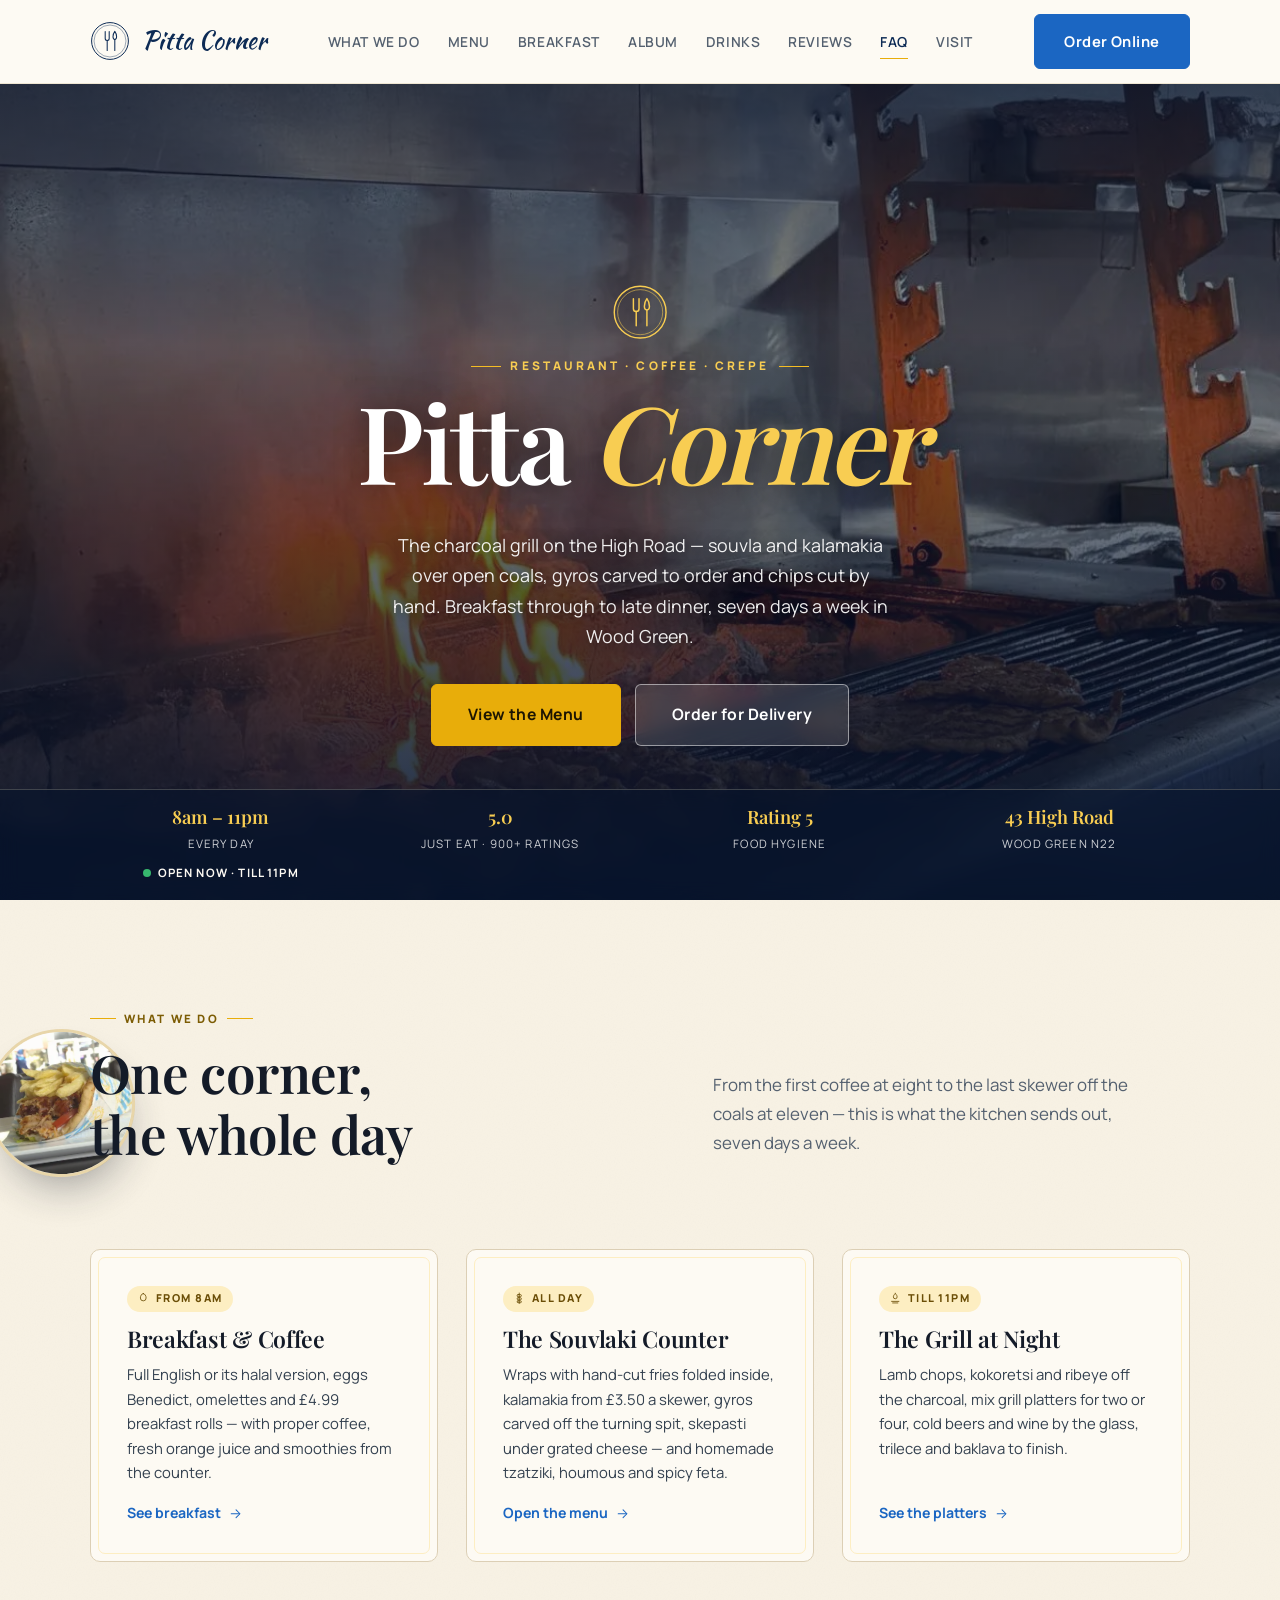
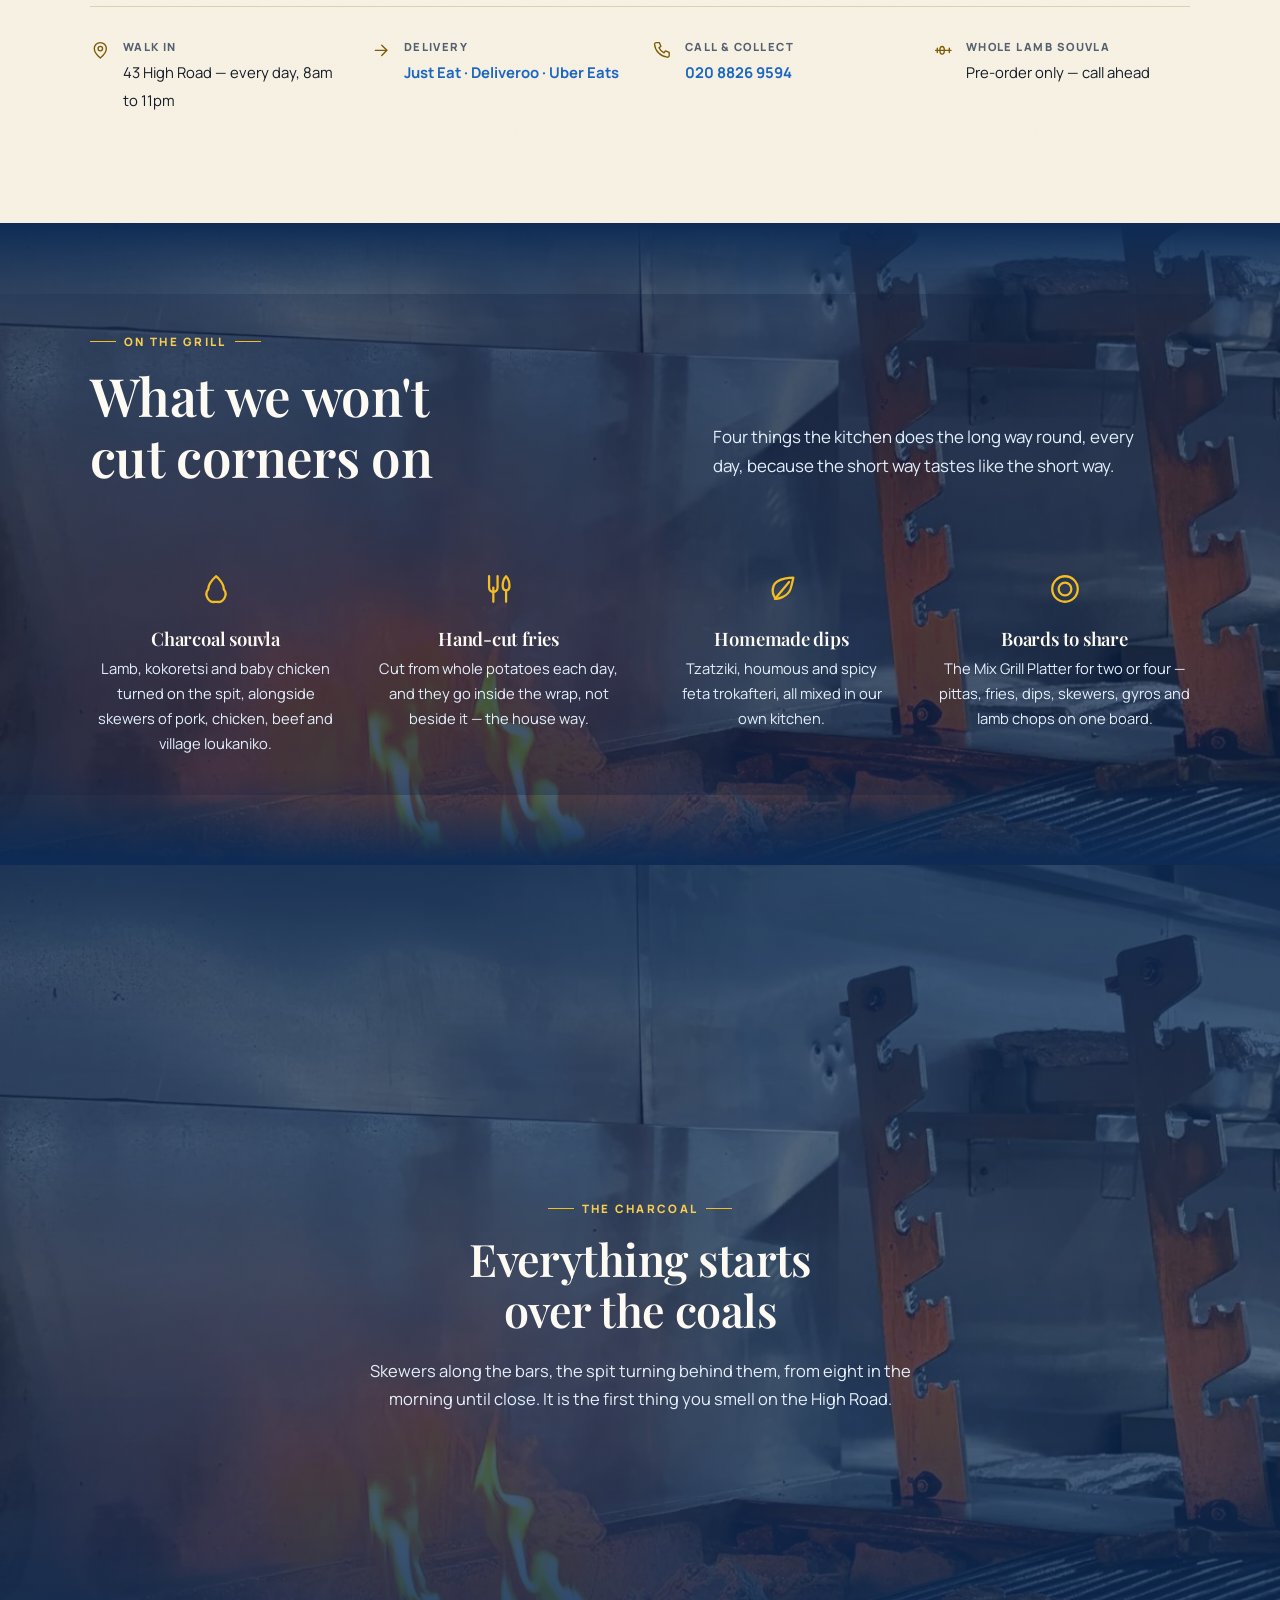
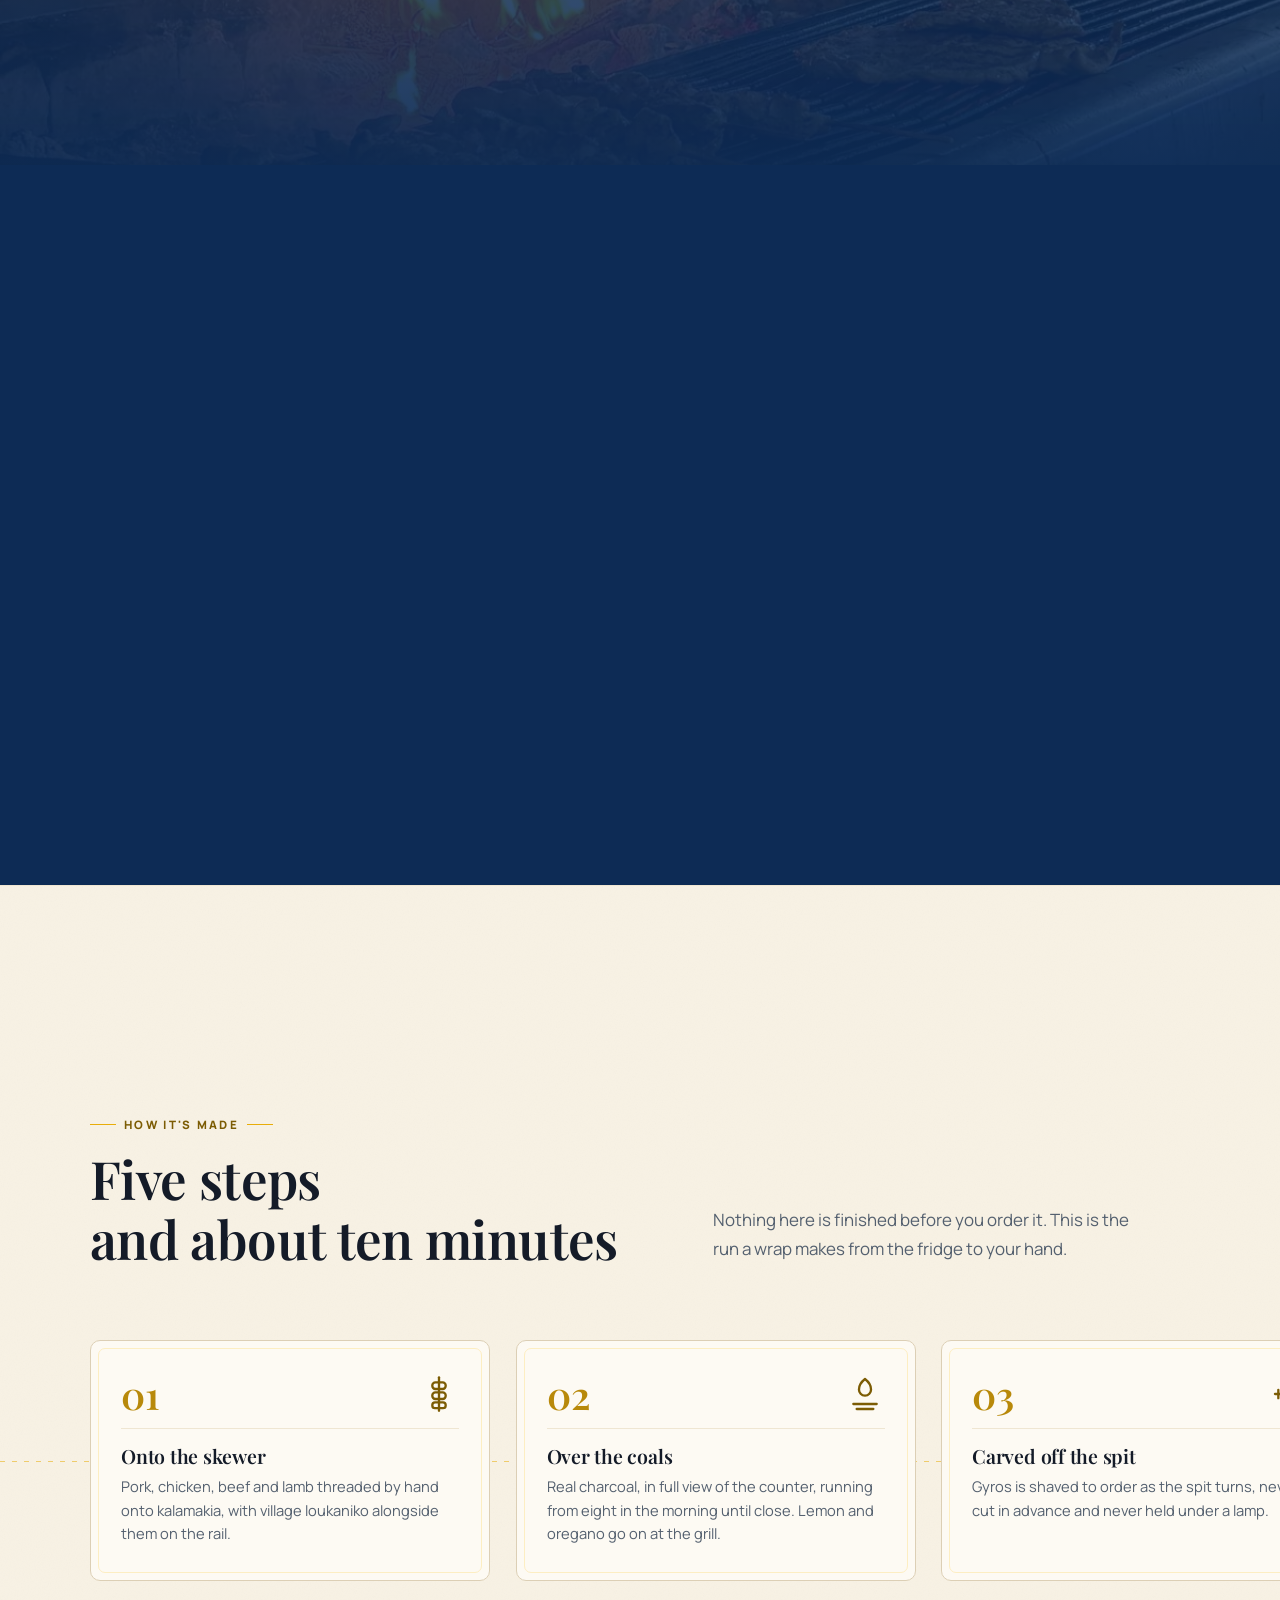
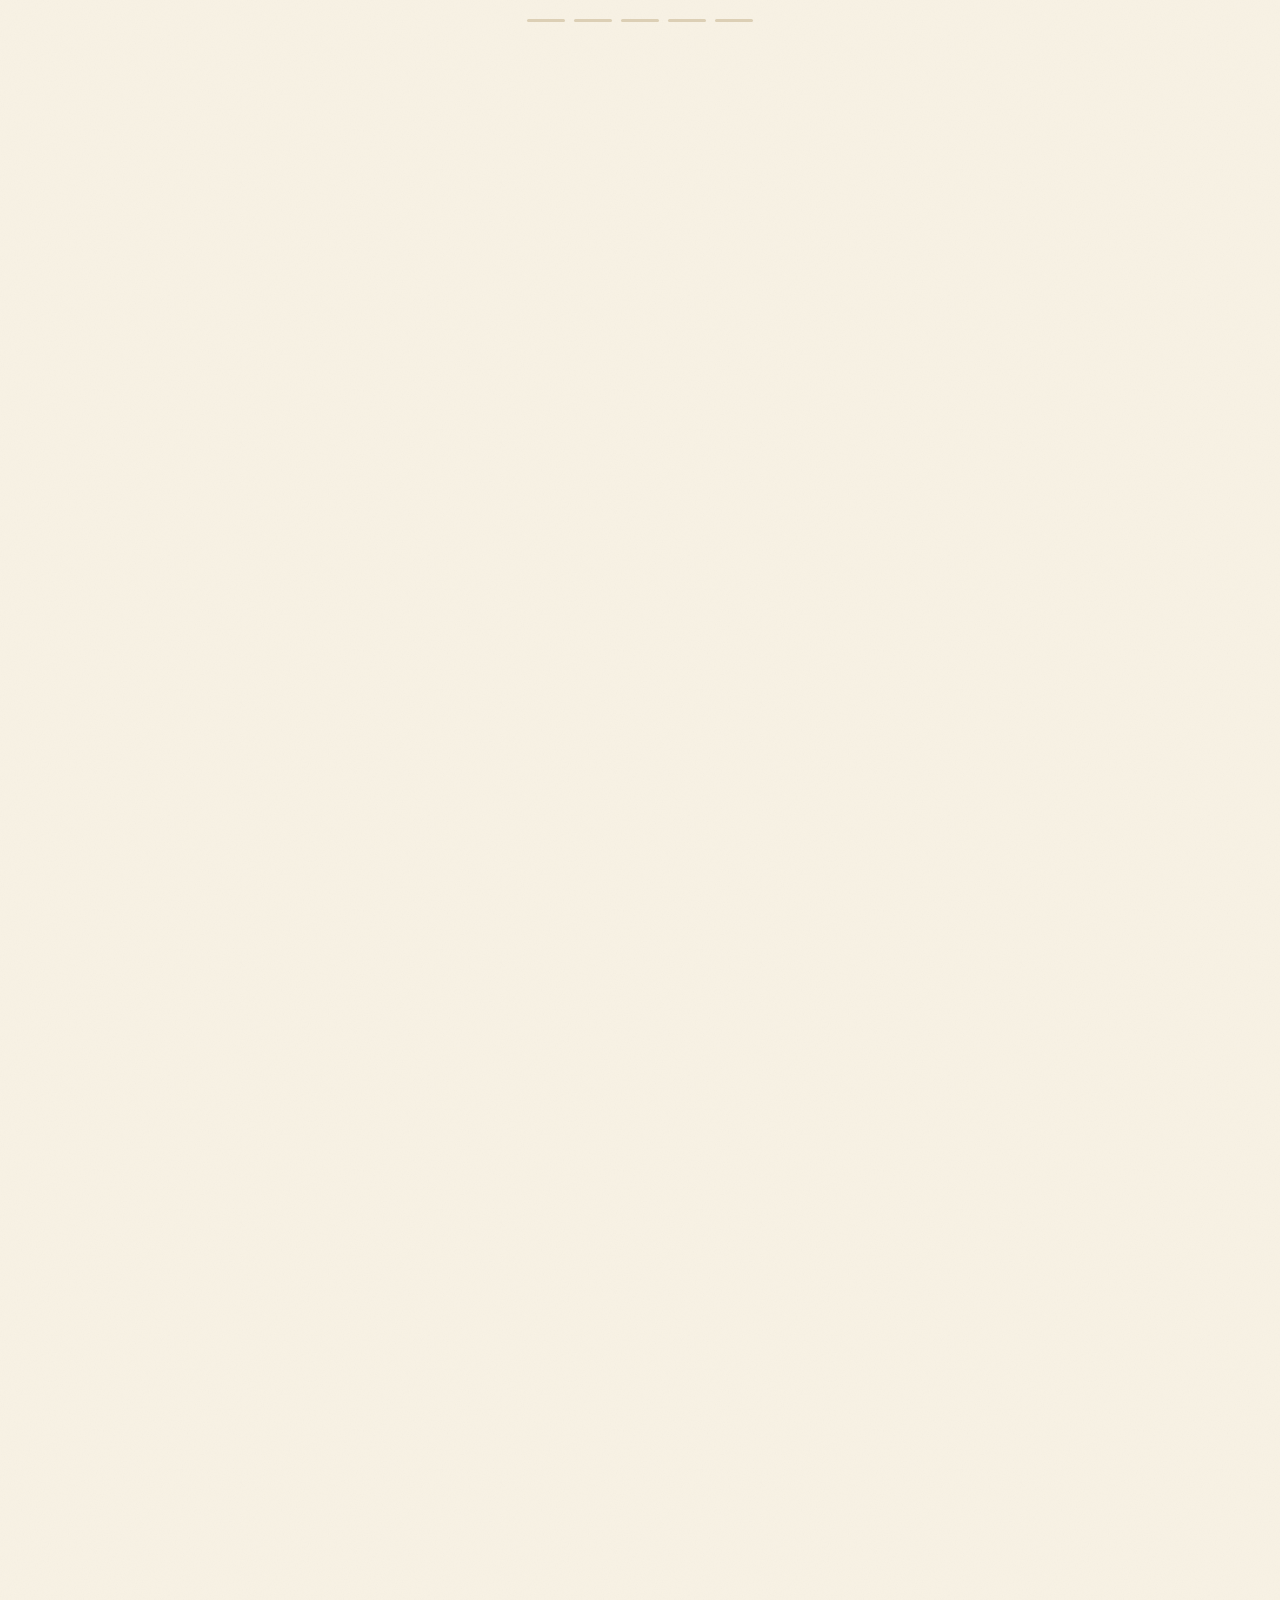
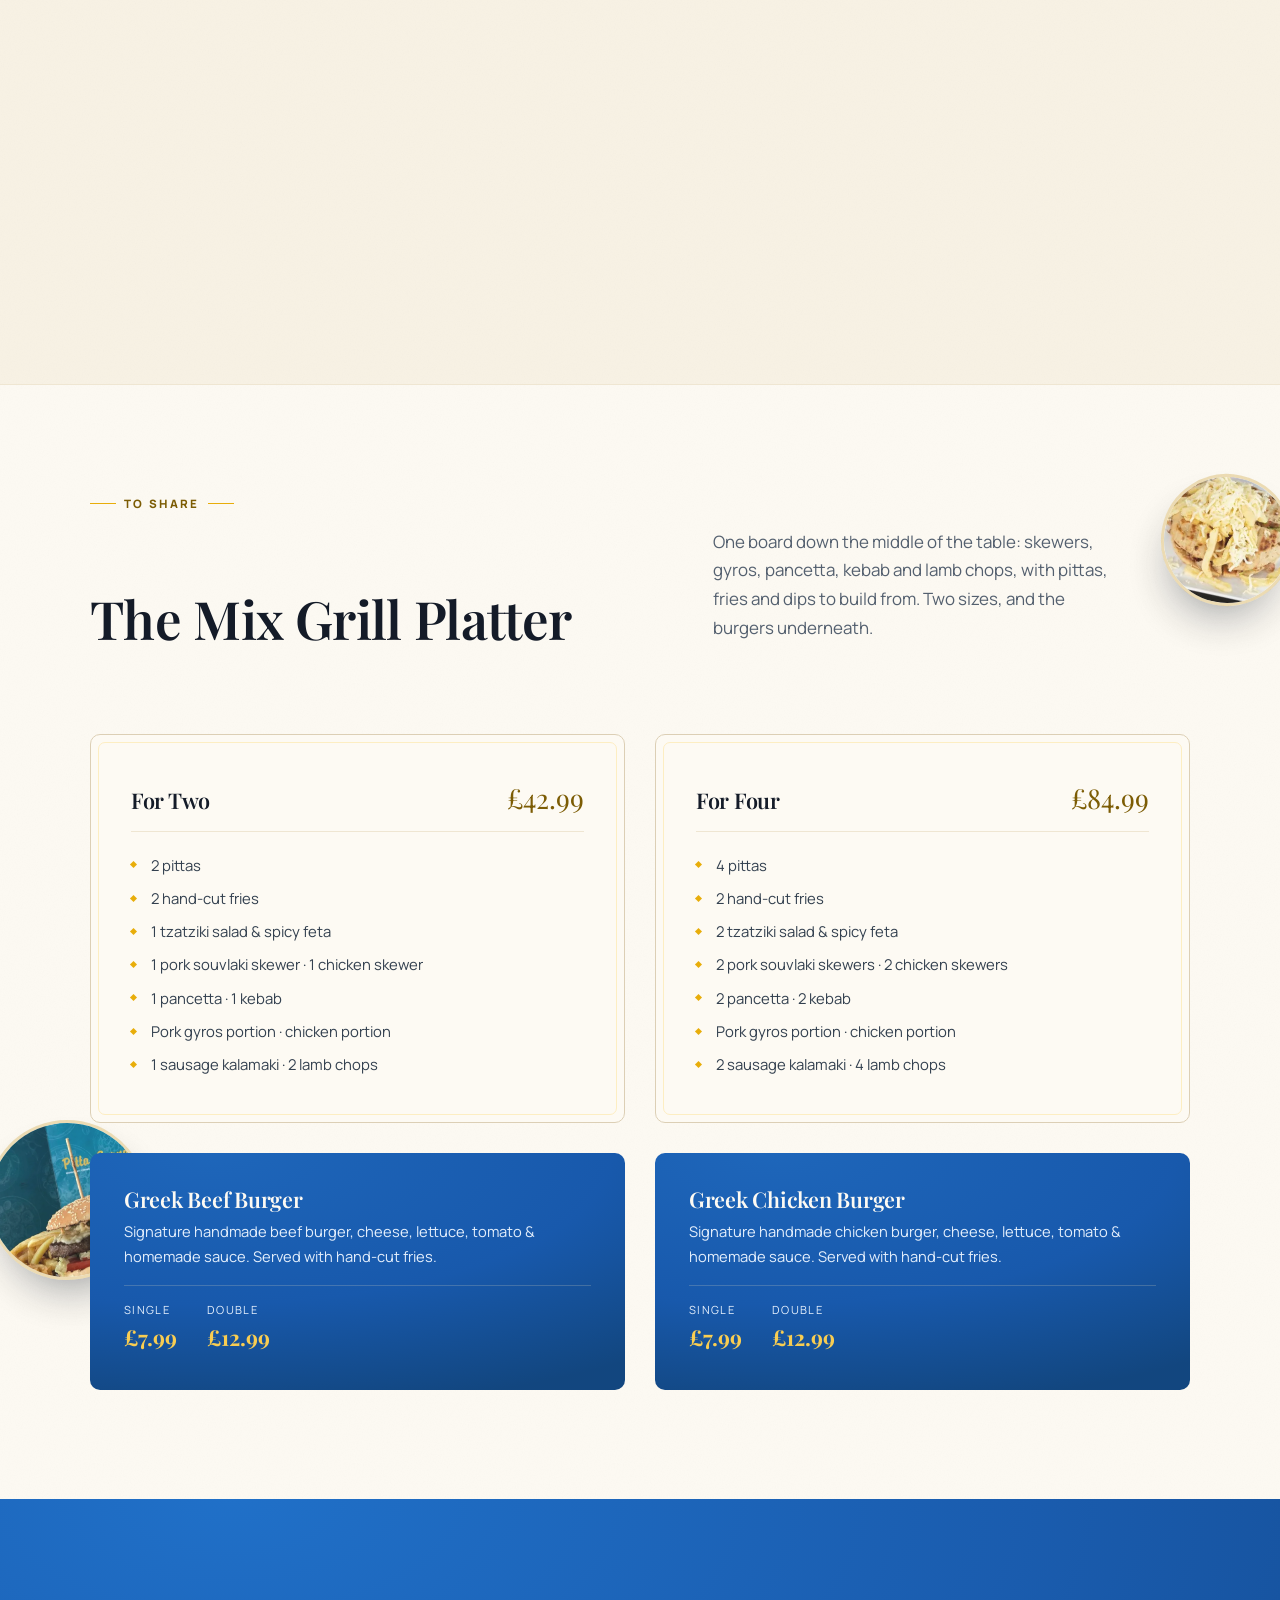
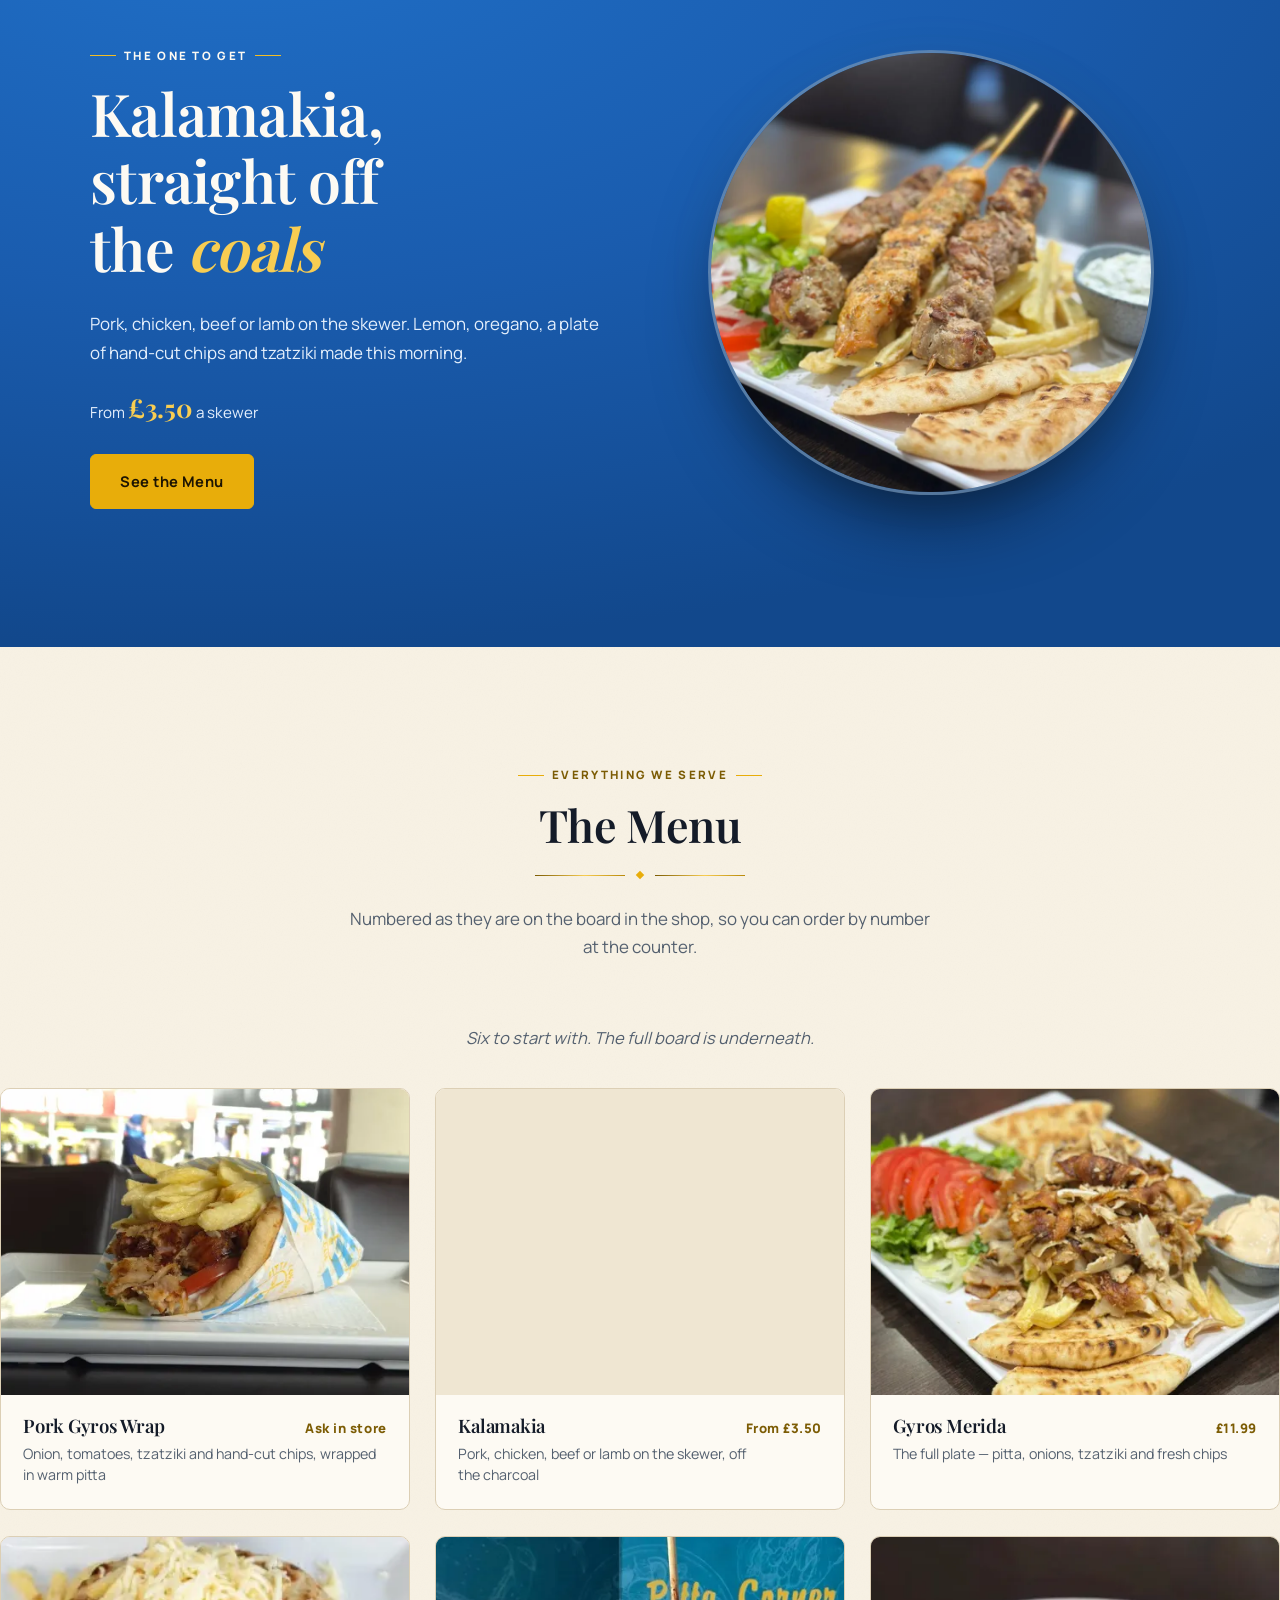
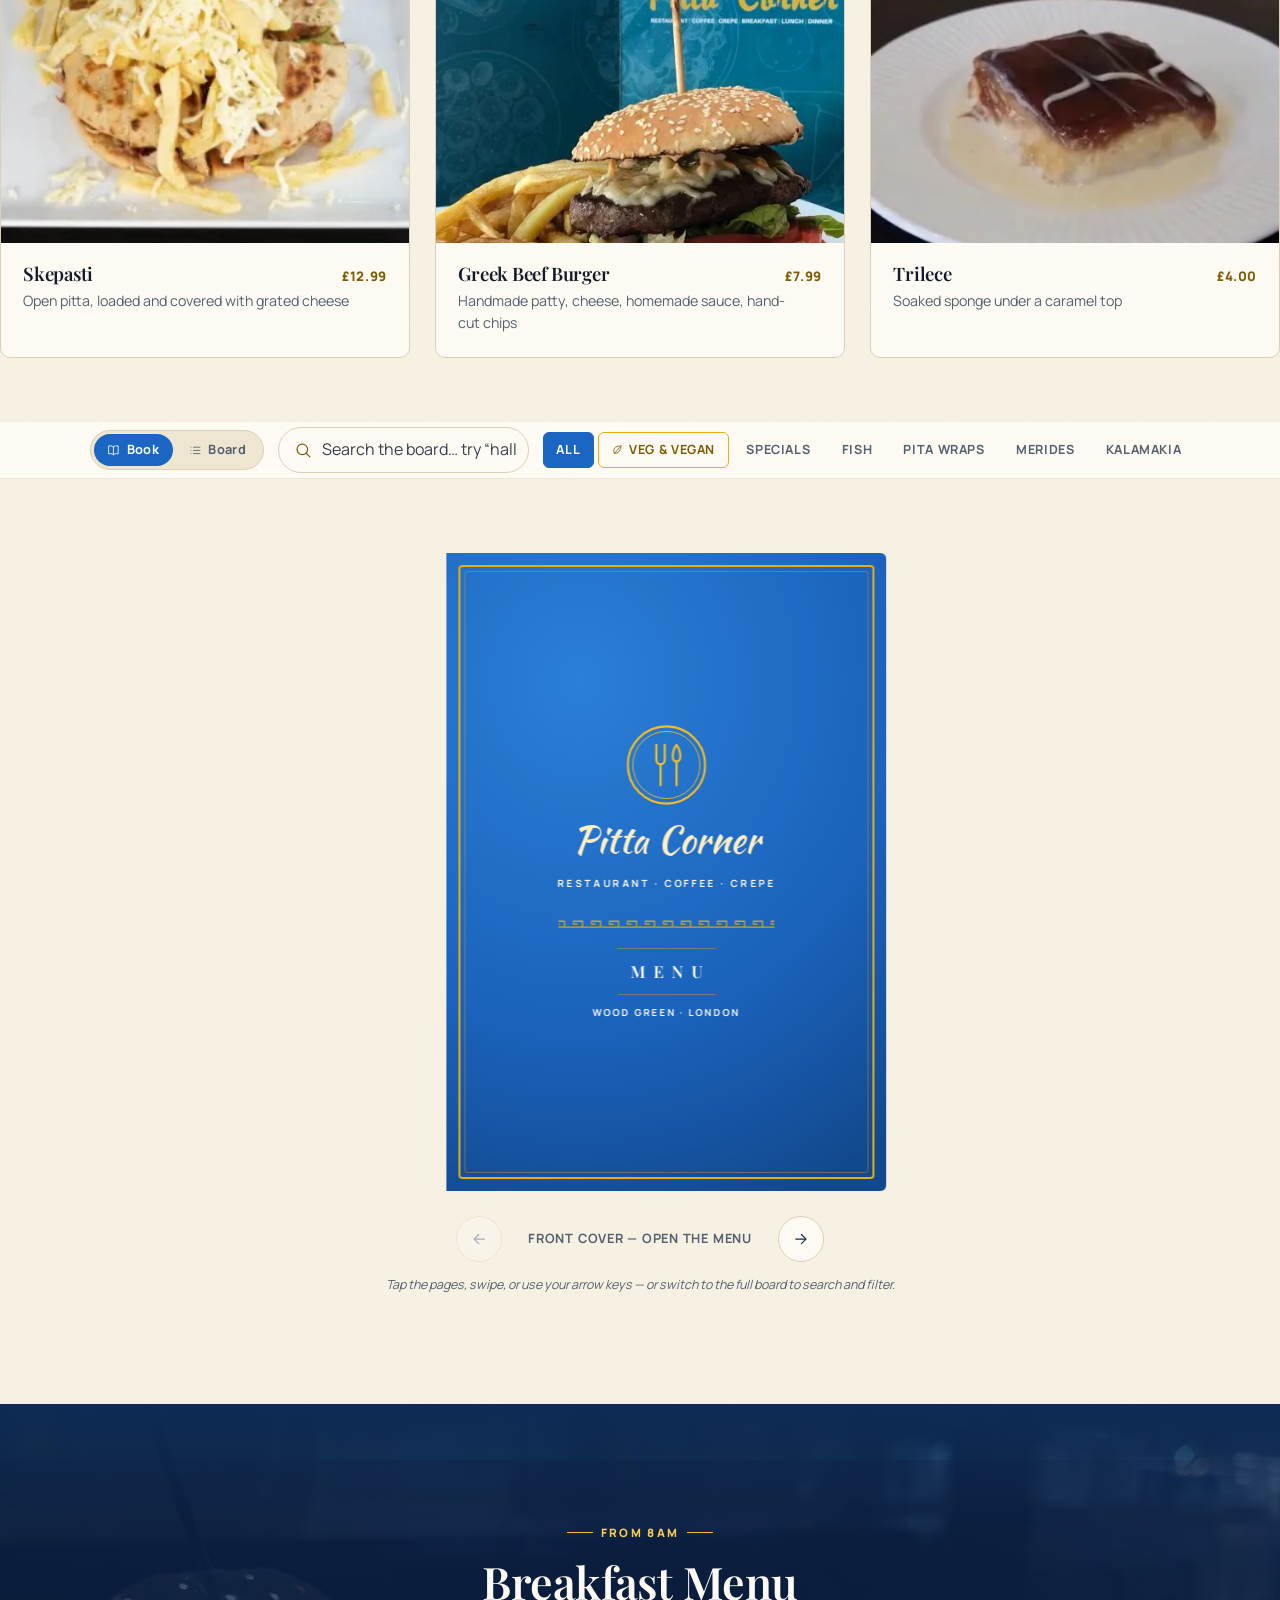
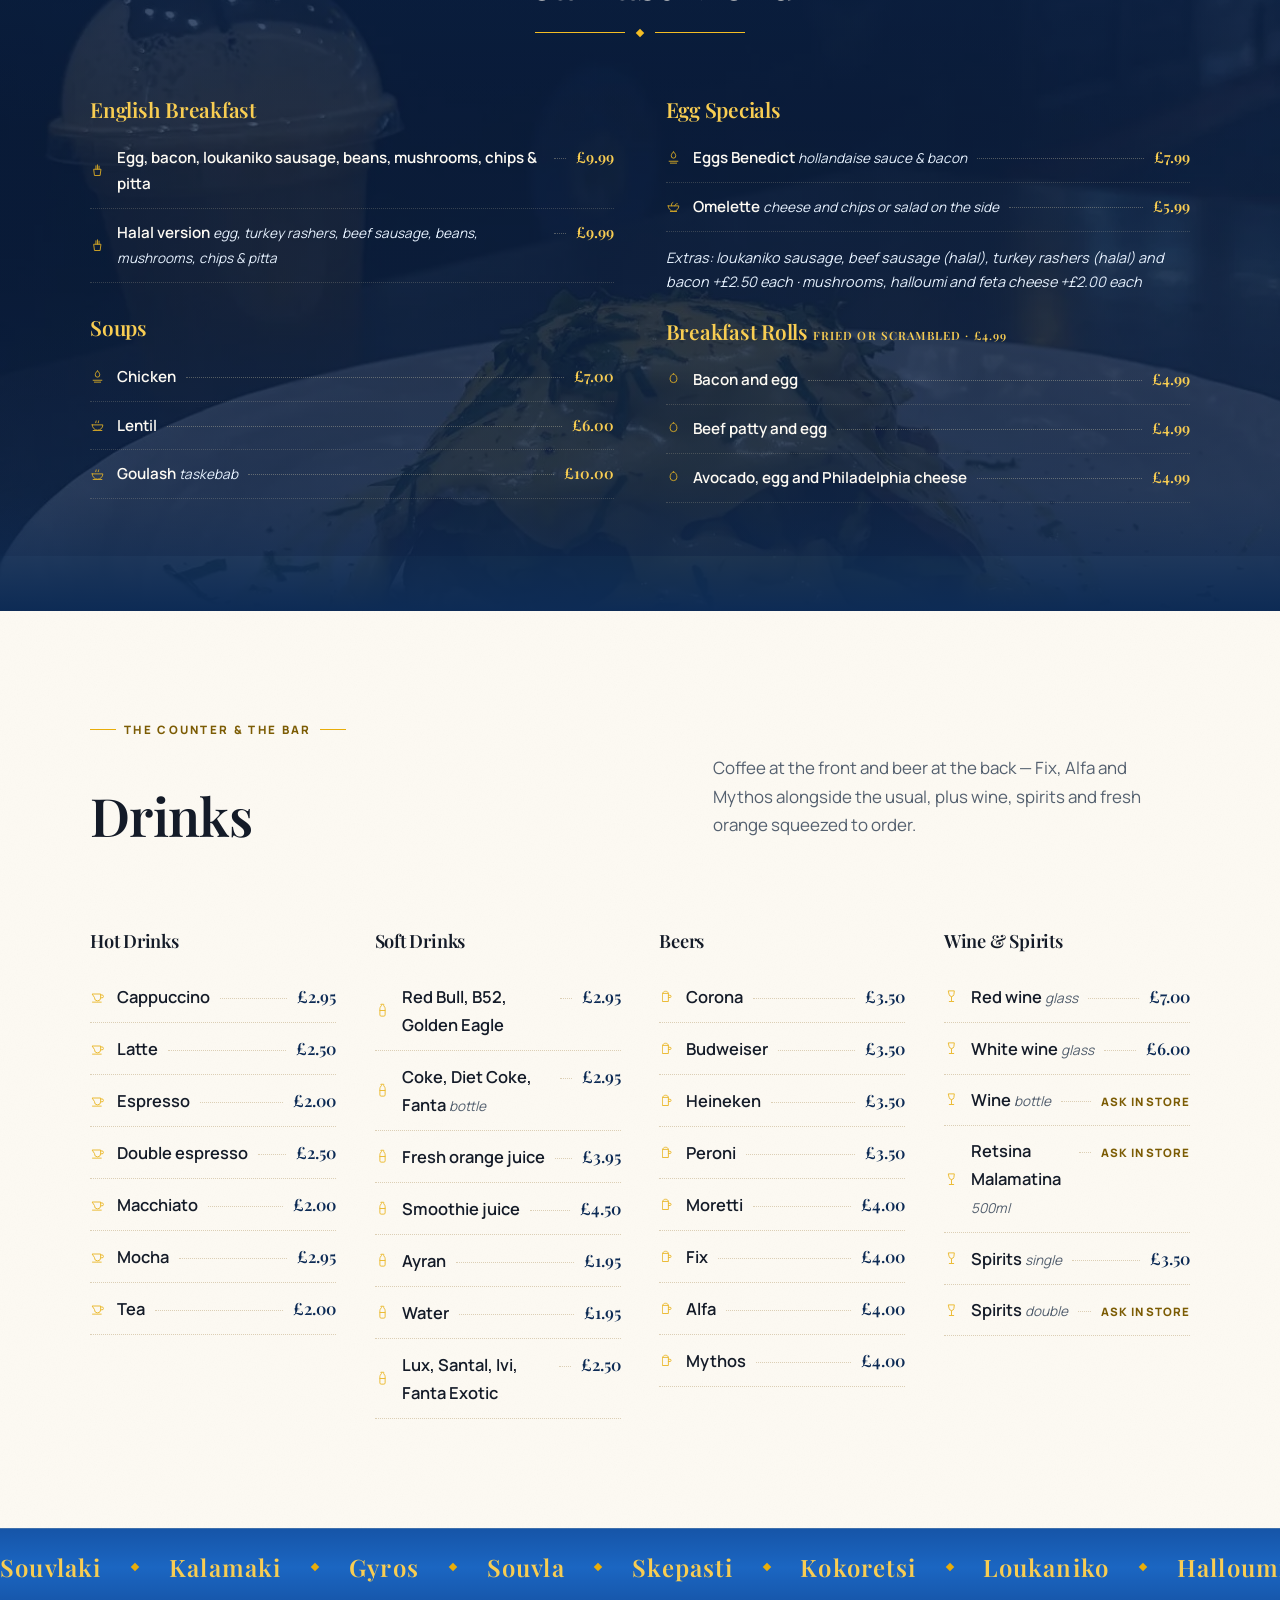
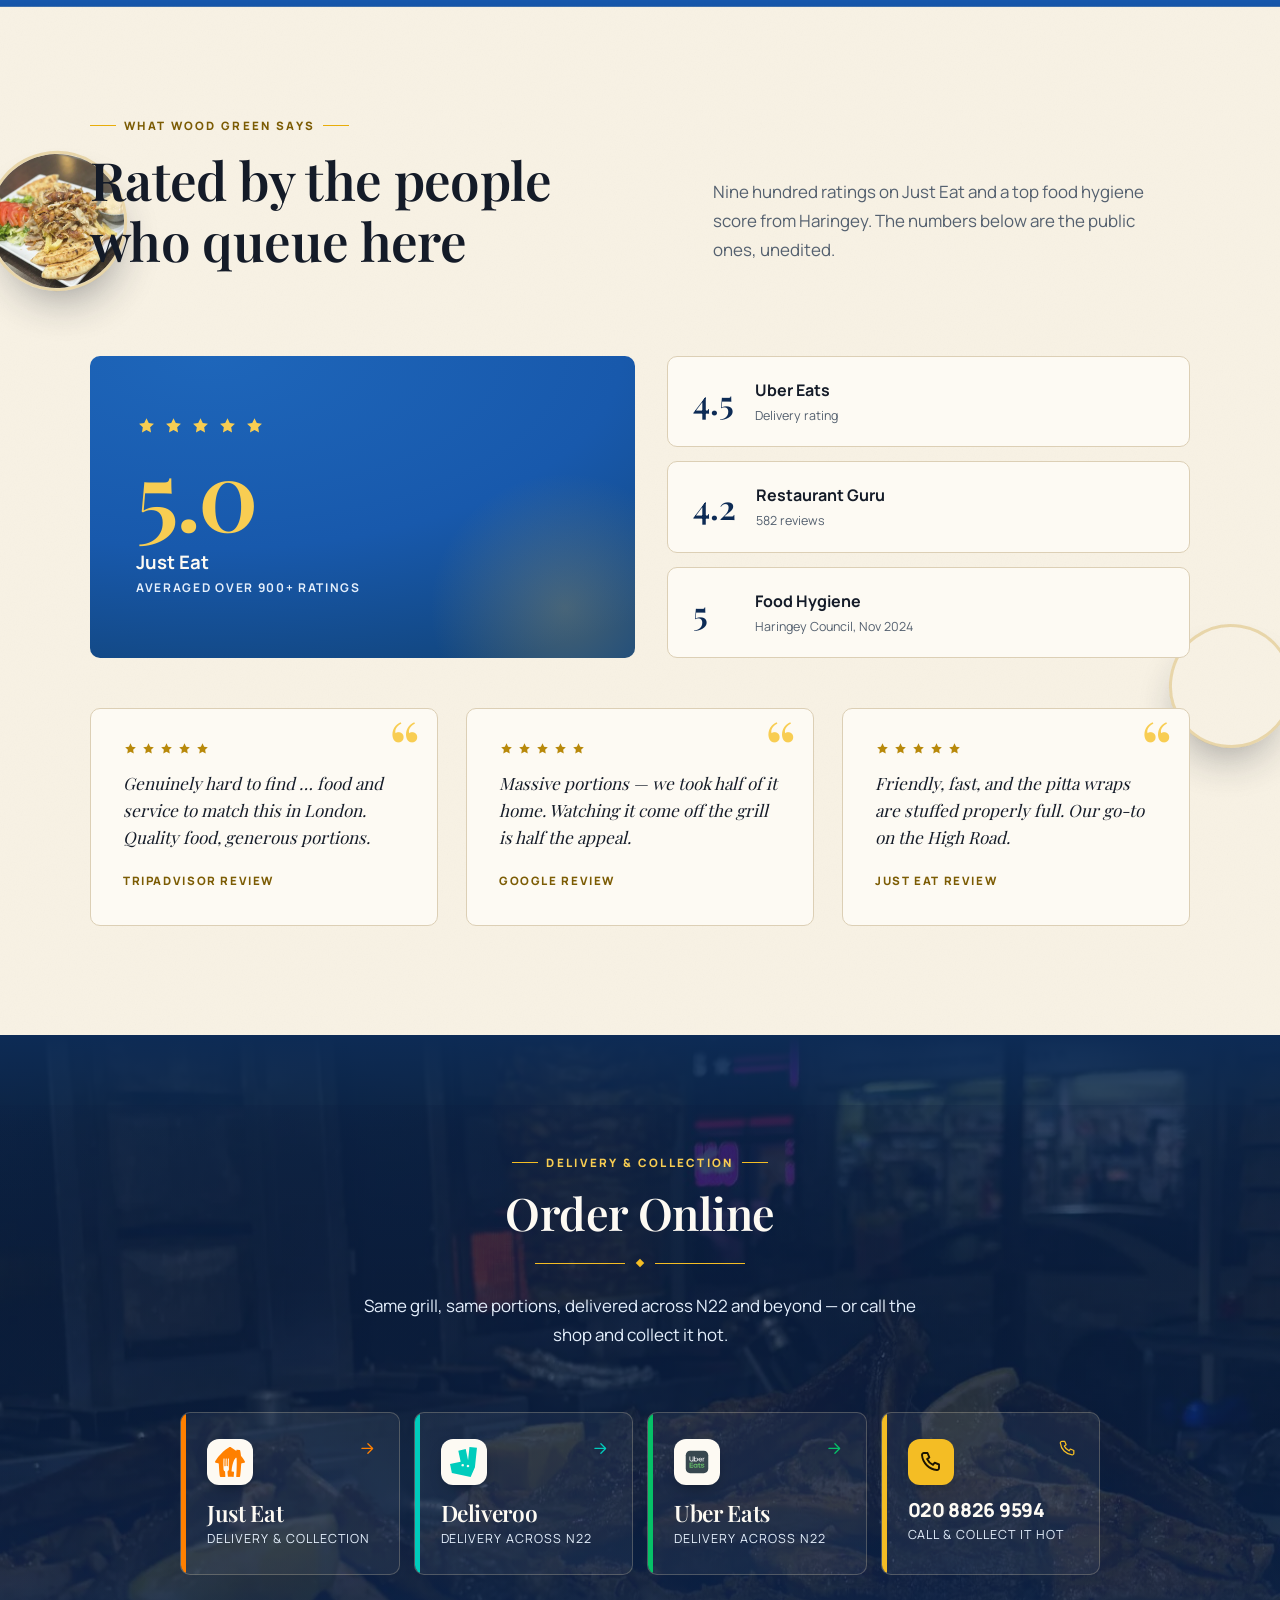
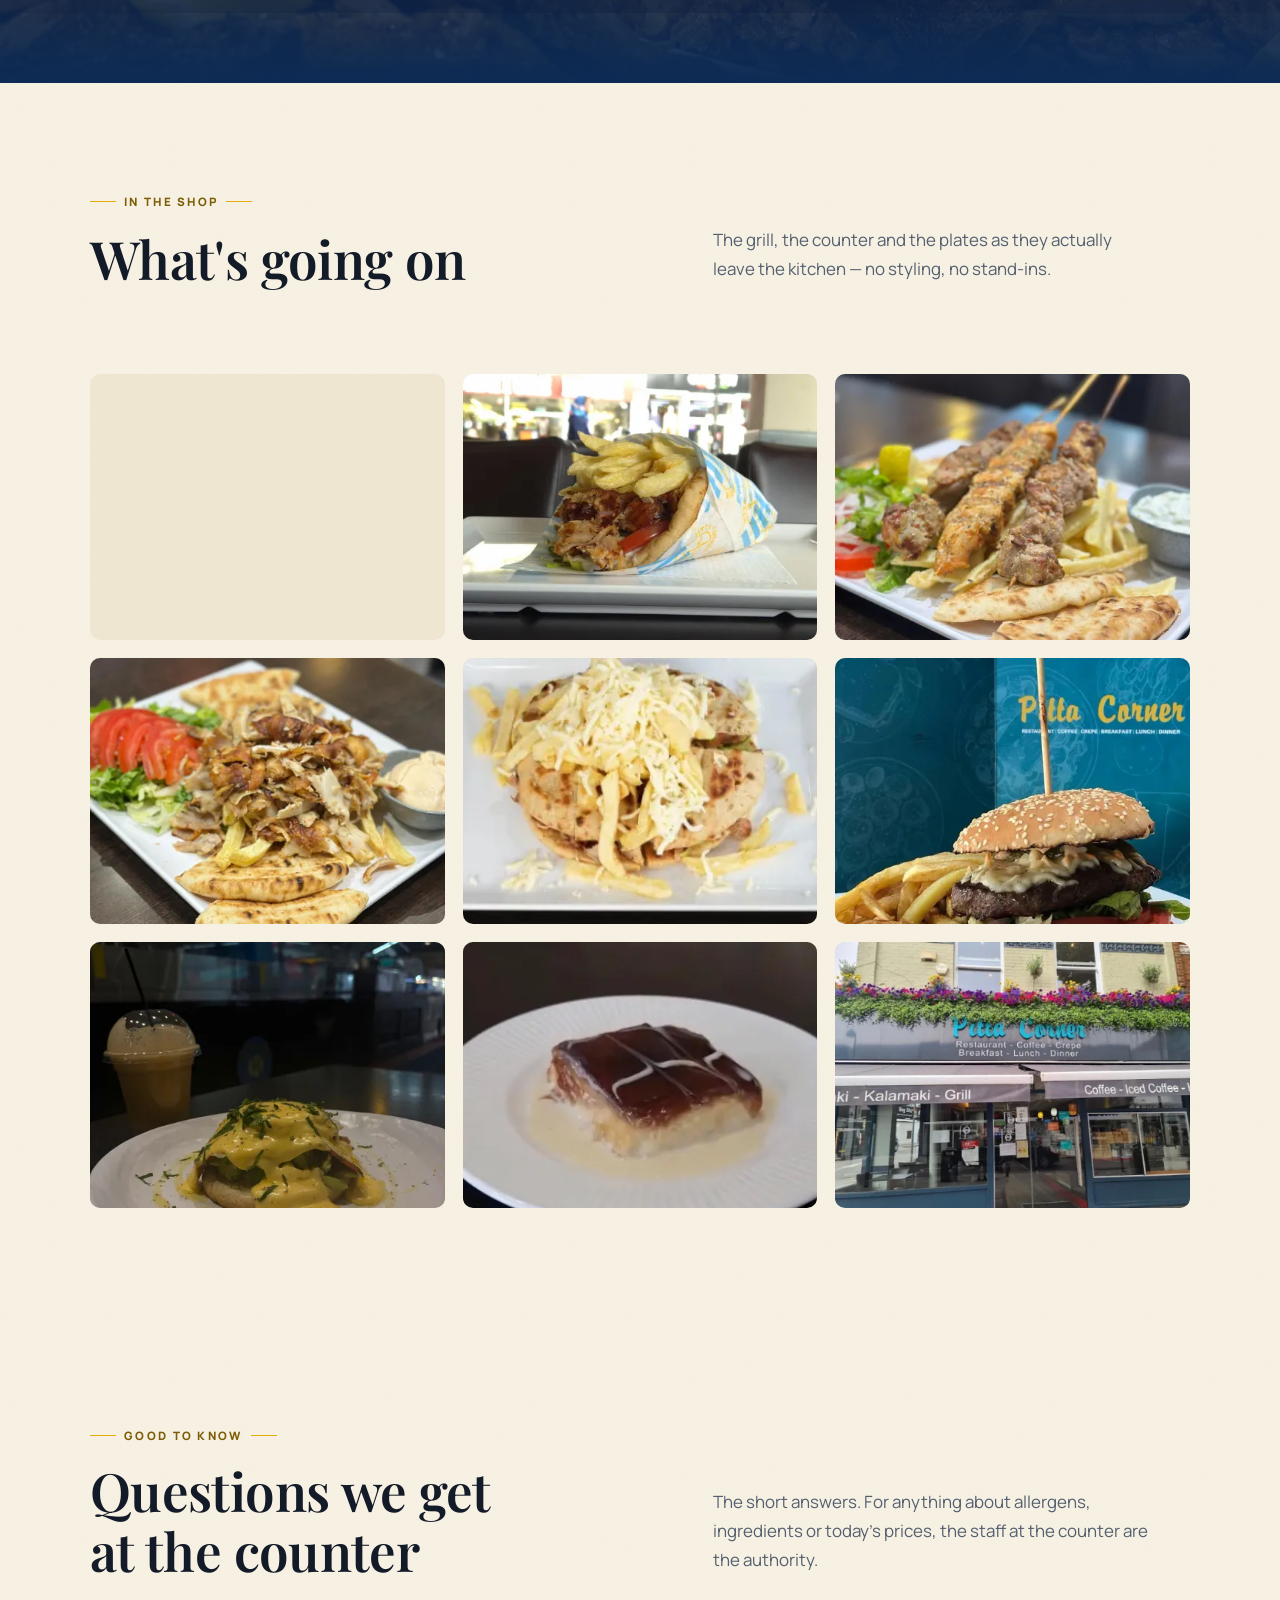
<file: index.html>
<!DOCTYPE html>
<html lang="en">
<head>
<meta charset="UTF-8">
<meta name="viewport" content="width=device-width, initial-scale=1.0">
<title>Pitta Corner | Charcoal Grill, Coffee &amp; Crepes — Wood Green, London</title>
<meta name="description" content="Pitta Corner, 43 High Road, Wood Green. Charcoal souvla and kalamakia, gyros wraps, skepasti, mix grill platters, cooked breakfast and crepes. Restaurant, coffee and crepes — breakfast, lunch and dinner, seven days a week.">
<meta name="theme-color" content="#1b66c2">
<link rel="canonical" href="https://vlxner.github.io/PittaCorner/">
<meta property="og:site_name" content="Pitta Corner">
<meta property="og:title" content="Pitta Corner — Charcoal Grill, Wood Green">
<meta property="og:description" content="Charcoal souvla, gyros and platters on the High Road. Breakfast, lunch and dinner, every day.">
<meta property="og:type" content="restaurant">
<meta property="og:locale" content="en_GB">
<meta property="og:url" content="https://vlxner.github.io/PittaCorner/">
<meta property="og:image" content="https://vlxner.github.io/PittaCorner/photos/wrap.jpg">
<meta property="og:image:alt" content="A gyros wrap packed with hand-cut chips, in Pitta Corner paper">
<meta name="twitter:card" content="summary_large_image">
<meta name="twitter:image" content="https://vlxner.github.io/PittaCorner/photos/wrap.jpg">
<link rel="icon" href="data:image/svg+xml,<svg xmlns=%22http://www.w3.org/2000/svg%22 viewBox=%220 0 100 100%22><rect width=%22100%22 height=%22100%22 rx=%2216%22 fill=%22%231b66c2%22/><text x=%2250%22 y=%2270%22 font-size=%2258%22 font-family=%22Georgia,serif%22 fill=%22%23f4bd24%22 text-anchor=%22middle%22>P</text></svg>">
<link rel="manifest" href="manifest.webmanifest">
<link rel="apple-touch-icon" href="icons/apple-touch-icon.png">
<link rel="preload" href="photos/grill.jpg" as="image" fetchpriority="high"
      imagesrcset="photos/webp/grill-480.webp 480w, photos/webp/grill-960.webp 960w, photos/webp/grill-1200.webp 1200w" imagesizes="100vw">
<link rel="preload" href="fonts/manrope-latin-variable.woff2" as="font" type="font/woff2" crossorigin>
<link rel="preload" href="fonts/playfair-latin-variable.woff2" as="font" type="font/woff2" crossorigin>
<link rel="stylesheet" href="css/style.css">
</head>
<body>

<a class="skip-link" href="#main">Skip to content</a>

<svg class="sprite" aria-hidden="true" focusable="false">
  <defs>
    <!-- The circular fork-and-knife badge from the printed menus -->
    <symbol id="i-badge" viewBox="0 0 100 100">
      <circle cx="50" cy="50" r="46" fill="none" stroke="currentColor" stroke-width="2.5"/>
      <circle cx="50" cy="50" r="40" fill="none" stroke="currentColor" stroke-width="1"/>
      <path d="M38 26v18a5 5 0 0 0 10 0V26" fill="none" stroke="currentColor" stroke-width="2.6" stroke-linecap="round"/>
      <path d="M43 49v25" fill="none" stroke="currentColor" stroke-width="2.6" stroke-linecap="round"/>
      <path d="M62 26c3 4 4.5 8.5 4.5 13.5 0 4-2 6.5-4.5 6.5s-4.5-2.5-4.5-6.5c0-5 1.5-9.5 4.5-13.5Z" fill="none" stroke="currentColor" stroke-width="2.6" stroke-linejoin="round"/>
      <path d="M62 46v28" fill="none" stroke="currentColor" stroke-width="2.6" stroke-linecap="round"/>
    </symbol>
    <symbol id="i-pin" viewBox="0 0 24 24"><path d="M12 21s7-5.6 7-11a7 7 0 1 0-14 0c0 5.4 7 11 7 11Z"/><circle cx="12" cy="10" r="2.6"/></symbol>
    <symbol id="i-phone" viewBox="0 0 24 24"><path d="M5 3h3.5l1.8 4.4-2.2 1.6a12 12 0 0 0 5.9 5.9l1.6-2.2L20 14.5V18a2 2 0 0 1-2.2 2A16.5 16.5 0 0 1 3 5.2 2 2 0 0 1 5 3Z"/></symbol>
    <symbol id="i-clock" viewBox="0 0 24 24"><circle cx="12" cy="12" r="9"/><path d="M12 7v5.2l3.4 2"/></symbol>
    <symbol id="i-flame" viewBox="0 0 24 24"><path d="M12 3s5.5 4.2 5.5 9.2A5.5 5.5 0 0 1 12 21a5.5 5.5 0 0 1-5.5-8.8C6.5 8 12 3 12 3Z"/></symbol>
    <symbol id="i-knife" viewBox="0 0 24 24"><path d="M5 3v8a3 3 0 0 0 6 0V3"/><path d="M8 11v10"/><path d="M17 3c1.6 1.8 2.4 4.2 2.4 6.6 0 2-1 3.4-2.4 3.4s-2.4-1.4-2.4-3.4C14.6 7.2 15.4 4.8 17 3Z"/><path d="M17 13v8"/></symbol>
    <symbol id="i-leaf" viewBox="0 0 24 24"><path d="M20 4S8 4 6 10s2 9 2 9 8-1 10-7c1.2-4 2-8 2-8Z"/><path d="M17 7 7 19"/></symbol>
    <symbol id="i-plate" viewBox="0 0 24 24"><circle cx="12" cy="12" r="9"/><circle cx="12" cy="12" r="4.5"/></symbol>
    <symbol id="i-star" viewBox="0 0 24 24"><path d="m12 3.6 2.6 5.5 5.9.8-4.3 4.2 1 6-5.2-2.9-5.2 2.9 1-6L3.5 9.9l5.9-.8L12 3.6Z"/></symbol>
    <symbol id="d-wrap" viewBox="0 0 48 48"><path d="M17 42 30 9a10 10 0 0 1 6 6L23 42Z"/><path d="M20 34c3 1.6 6 1.6 9 0"/><path d="M23 26c3 1.6 6 1.6 9 0"/><path d="M26 18c2.4 1.3 4.6 1.4 6.6.3"/></symbol>
    <symbol id="d-skewer" viewBox="0 0 48 48"><path d="M24 4v40"/><rect x="16" y="11" width="16" height="8" rx="3"/><rect x="16" y="22" width="16" height="8" rx="3"/><rect x="16" y="33" width="16" height="7" rx="3"/></symbol>
    <symbol id="d-fish" viewBox="0 0 48 48"><path d="M6 24c6-8 14-12 22-12s14 4 14 12-6 12-14 12S12 32 6 24Z"/><path d="M6 24c-1-4-1-8 0-11 3 2 5 5 6 8"/><circle cx="34" cy="21" r="1.6"/></symbol>
    <symbol id="d-salad" viewBox="0 0 48 48"><path d="M7 22h34a17 17 0 0 1-34 0Z"/><path d="M18 22c-2-5 0-9 4-11"/><path d="M28 22c1-5 4-7 8-7"/><path d="M13 40h22"/></symbol>
    <symbol id="d-dip" viewBox="0 0 48 48"><path d="M10 20h28a14 14 0 0 1-28 0Z"/><path d="M18 14c0-3 2-5 6-5s6 2 6 5"/><path d="M6 40h36"/></symbol>
    <symbol id="d-crepe" viewBox="0 0 48 48"><path d="M8 38 24 10l16 28Z"/><path d="M15 30h18"/><circle cx="24" cy="22" r="1.6"/></symbol>
    <symbol id="d-chips" viewBox="0 0 48 48"><path d="M13 20h22l-2.5 20h-17Z"/><path d="M18 20V9M24 20V6M30 20V10"/></symbol>
    <symbol id="d-plate2" viewBox="0 0 48 48"><circle cx="24" cy="24" r="18"/><circle cx="24" cy="24" r="9"/></symbol>
    <symbol id="t-spit" viewBox="0 0 24 24"><path d="M3 12h18"/><path d="M8 12c0-2.6 1.1-4.5 2.6-4.5S13.2 9.4 13.2 12s-1.1 4.5-2.6 4.5S8 14.6 8 12Z"/><path d="M5 9.5v5M19 9.5v5"/></symbol>
    <symbol id="t-skewer" viewBox="0 0 24 24"><path d="M12 2v20"/><rect x="8" y="5" width="8" height="4" rx="1.8"/><rect x="8" y="11" width="8" height="4" rx="1.8"/><rect x="8" y="17" width="8" height="3.5" rx="1.6"/></symbol>
    <symbol id="t-grill" viewBox="0 0 24 24"><path d="M12 3s3.6 2.8 3.6 6.2A3.6 3.6 0 0 1 12 13a3.6 3.6 0 0 1-3.6-3.8C8.4 5.8 12 3 12 3Z"/><path d="M5 18h14"/><path d="M7 21h10"/></symbol>
    <symbol id="t-fish" viewBox="0 0 24 24"><path d="M3 12c3-4 7-6 11-6s7 2 7 6-3 6-7 6-8-2-11-6Z"/><path d="M3 12c-.6-2-.6-4 0-5.5 1.5 1 2.5 2.5 3 4"/><circle cx="16.5" cy="10.5" r=".9"/></symbol>
    <symbol id="t-cheese" viewBox="0 0 24 24"><path d="M3 16 14 6l7 4v6Z"/><circle cx="9" cy="13" r="1.1"/><circle cx="15" cy="12.5" r="1.1"/></symbol>
    <symbol id="t-leaf" viewBox="0 0 24 24"><path d="M20 4S9 4 7 9.5 8.6 18 8.6 18s7.4-.9 9.4-6.4C19.2 8 20 4 20 4Z"/><path d="M17 7 6.5 19"/></symbol>
    <symbol id="t-burger" viewBox="0 0 24 24"><path d="M3.5 9.5a8.5 5 0 0 1 17 0Z"/><path d="M3.5 13h17"/><path d="M4 16.5h16a3 3 0 0 1-3 3H7a3 3 0 0 1-3-3Z"/></symbol>
    <symbol id="t-crepe" viewBox="0 0 24 24"><path d="M4 19 12 5l8 14Z"/><path d="M8.5 14.5h7"/></symbol>
    <symbol id="t-sweet" viewBox="0 0 24 24"><path d="M4 17h16l-1.4 3H5.4Z"/><path d="M5 17c0-4 3.1-7 7-7s7 3 7 7"/><path d="M12 10V6.5"/></symbol>
    <symbol id="t-chips" viewBox="0 0 24 24"><path d="M6.5 10h11l-1.3 10H7.8Z"/><path d="M9.5 10V4.5M12 10V3M14.5 10V5"/></symbol>
    <symbol id="t-dip" viewBox="0 0 24 24"><path d="M4.5 10h15a7.5 7.5 0 0 1-15 0Z"/><path d="M9 6.5c0-1.5 1.3-2.5 3-2.5s3 1 3 2.5"/><path d="M2.5 20h19"/></symbol>
    <symbol id="t-salad" viewBox="0 0 24 24"><path d="M3.5 11h17a8.5 8.5 0 0 1-17 0Z"/><path d="M9 11c-1-2.5 0-4.5 2-5.5"/><path d="M14 11c.5-2.5 2-3.5 4-3.5"/><path d="M7 20h10"/></symbol>
    <symbol id="t-egg" viewBox="0 0 24 24"><path d="M12 3c3 0 5.5 4.5 5.5 8.5A5.5 5.5 0 0 1 12 17a5.5 5.5 0 0 1-5.5-5.5C6.5 7.5 9 3 12 3Z"/></symbol>
    <symbol id="t-coffee" viewBox="0 0 24 24"><path d="M4 8h13v6a5 5 0 0 1-10 0Z" /><path d="M17 9.5h2.2a2.3 2.3 0 0 1 0 4.6H17"/><path d="M4 21h14"/></symbol>
    <symbol id="t-beer" viewBox="0 0 24 24"><path d="M6 7h9v13H6Z"/><path d="M15 10h2.5a1.8 1.8 0 0 1 0 3.6H15"/><path d="M6 7c0-2 2-3.4 4.5-3.4S15 5 15 7"/></symbol>
    <symbol id="t-wine" viewBox="0 0 24 24"><path d="M7.5 3h9l-.7 6a3.9 3.9 0 0 1-7.6 0Z"/><path d="M12 13v6"/><path d="M8.5 20h7"/></symbol>
    <symbol id="t-soft" viewBox="0 0 24 24"><path d="M10 2h4v2.4l1.6 2.4A4 4 0 0 1 16.2 9v10a2 2 0 0 1-2 2H9.8a2 2 0 0 1-2-2V9a4 4 0 0 1 .6-2.2L10 4.4Z"/><path d="M8 12h8"/></symbol>
    <symbol id="t-soup" viewBox="0 0 24 24"><path d="M3.5 11h17a8.5 8.5 0 0 1-17 0Z"/><path d="M9 7.5c0-1.2 1-1.6 1-2.8M13 7.5c0-1.2 1-1.6 1-2.8"/><path d="M5 20h14"/></symbol>
    <symbol id="i-arrow" viewBox="0 0 24 24"><path d="M5 12h13"/><path d="m12.5 6 6 6-6 6"/></symbol>
    <symbol id="i-info" viewBox="0 0 24 24"><circle cx="12" cy="12" r="9"/><path d="M12 11v5.5"/><path d="M12 7.6v.1"/></symbol>
    <symbol id="i-search" viewBox="0 0 24 24"><circle cx="11" cy="11" r="7"/><path d="m16.5 16.5 4.5 4.5"/></symbol>
    <symbol id="i-x" viewBox="0 0 24 24"><path d="m6 6 12 12"/><path d="M18 6 6 18"/></symbol>
    <symbol id="i-book" viewBox="0 0 24 24"><path d="M12 5.5C10.4 4 8.2 3.4 5.6 3.4c-.9 0-1.8.1-2.6.3v14.6c.8-.2 1.7-.3 2.6-.3 2.6 0 4.8.6 6.4 2.1 1.6-1.5 3.8-2.1 6.4-2.1.9 0 1.8.1 2.6.3V3.7c-.8-.2-1.7-.3-2.6-.3-2.6 0-4.8.6-6.4 2.1Z"/><path d="M12 5.5v14.6"/></symbol>
    <symbol id="i-list" viewBox="0 0 24 24"><path d="M8.5 6h12M8.5 12h12M8.5 18h12"/><path d="M3.5 6h.1M3.5 12h.1M3.5 18h.1"/></symbol>
  </defs>
</svg>

<header class="nav">
  <div class="shell nav-inner">
    <a href="#top" class="brand" aria-label="Pitta Corner, home">
      <svg class="brand-badge" aria-hidden="true"><use href="#i-badge"/></svg>
      <span class="brand-name">Pitta Corner</span>
    </a>
    <nav class="nav-links" id="nav-links" aria-label="Main">
      <a href="#offer">What We Do</a>
      <a href="#menu">Menu</a>
      <a href="#breakfast">Breakfast</a>
      <a href="#album">Album</a>
      <a href="#drinks">Drinks</a>
      <a href="#reviews">Reviews</a>
      <a href="#faq">FAQ</a>
      <a href="#visit">Visit</a>
    </nav>
    <div class="nav-cta">
      <a href="#order" class="btn btn-primary">Order Online</a>
      <button class="burger" id="burger" aria-label="Open menu" aria-expanded="false" aria-controls="nav-links">
        <span></span><span></span><span></span>
      </button>
    </div>
  </div>
</header>

<main id="main">

  <!-- ══════════ HERO ══════════ -->
  <section class="hero">
    <!-- Drop an ambient loop (e.g. AI camera-motion derived from this same
         grill photo) at photos/hero-loop.mp4 and add
         data-video="photos/hero-loop.mp4" to this div — script.js builds the
         <video> only when the attribute exists, so there is no dormant
         request while the asset doesn't. Gated by prefers-reduced-motion,
         prefers-reduced-data and save-data; the photo stays the poster and
         the fallback. -->
    <div class="hero-media">
      <picture><source type="image/webp" srcset="photos/webp/grill-480.webp 480w, photos/webp/grill-960.webp 960w, photos/webp/grill-1200.webp 1200w" sizes="100vw"><img src="photos/grill.jpg" alt="" width="1200" height="1600" fetchpriority="high" decoding="async"></picture>
    </div>
    <div class="hero-inner shell">
      <svg class="hero-badge" aria-hidden="true"><use href="#i-badge"/></svg>
      <p class="hero-kicker">Restaurant · Coffee · Crepe</p>
      <h1>Pitta <em>Corner</em></h1>
      <p class="hero-lead">
        The charcoal grill on the High Road — souvla and kalamakia over open
        coals, gyros carved to order and chips cut by hand. Breakfast through
        to late dinner, seven days a week in Wood Green.
      </p>
      <div class="hero-actions">
        <a href="#menu" class="btn btn-gold btn-lg">View the Menu</a>
        <a href="#order" class="btn btn-glass btn-lg">Order for Delivery</a>
      </div>
    </div>
    <div class="hero-strip">
      <div class="shell hero-strip-in">
        <div><strong>8am – 11pm</strong><span>Every day</span>
          <span class="open-pill" data-open-pill hidden><i aria-hidden="true"></i><b></b></span></div>
        <div><strong>5.0</strong><span>Just Eat · 900+ ratings</span></div>
        <div><strong>Rating 5</strong><span>Food hygiene</span></div>
        <div><strong>43 High Road</strong><span>Wood Green N22</span></div>
      </div>
    </div>
  </section>

  <!-- ══════════ WHAT WE DO ══════════ -->
  <section class="section tint" id="offer">
    <div class="floaters" aria-hidden="true">
          <span class="floater l" style="--t:14%;--sz:148px;--rot:-9deg;--spd:1.5"><picture><source type="image/webp" srcset="photos/webp/wrap-480.webp 480w, photos/webp/wrap-960.webp 960w, photos/webp/wrap-1600.webp 1600w" sizes="160px"><img src="photos/wrap.jpg" alt="" width="400" height="400" loading="lazy" decoding="async"></picture></span>
        </div>
    <div class="shell">
      <div class="section-head head-split">
        <p class="eyebrow">What We Do</p>
        <h2>One corner,<br>the whole day</h2>
        <p class="lead">From the first coffee at eight to the last skewer off the
           coals at eleven — this is what the kitchen sends out, seven days a week.</p>
        <div class="rule"><i></i></div>
      </div>

      <div class="offer-grid">
        <article class="offer-card">
          <span class="offer-when"><svg class="ico" aria-hidden="true"><use href="#t-egg"/></svg>From 8am</span>
          <h3>Breakfast &amp; Coffee</h3>
          <p>Full English or its halal version, eggs Benedict, omelettes and
             £4.99 breakfast rolls — with proper coffee, fresh orange juice
             and smoothies from the counter.</p>
          <a class="offer-link" href="#breakfast">See breakfast
            <svg class="ico" aria-hidden="true"><use href="#i-arrow"/></svg></a>
        </article>
        <article class="offer-card">
          <span class="offer-when"><svg class="ico" aria-hidden="true"><use href="#t-skewer"/></svg>All day</span>
          <h3>The Souvlaki Counter</h3>
          <p>Wraps with hand-cut fries folded inside, kalamakia from £3.50 a
             skewer, gyros carved off the turning spit, skepasti under grated
             cheese — and homemade tzatziki, houmous and spicy feta.</p>
          <a class="offer-link" href="#menu">Open the menu
            <svg class="ico" aria-hidden="true"><use href="#i-arrow"/></svg></a>
        </article>
        <article class="offer-card">
          <span class="offer-when"><svg class="ico" aria-hidden="true"><use href="#t-grill"/></svg>Till 11pm</span>
          <h3>The Grill at Night</h3>
          <p>Lamb chops, kokoretsi and ribeye off the charcoal, mix grill
             platters for two or four, cold beers and wine by the glass,
             trilece and baklava to finish.</p>
          <a class="offer-link" href="#specials">See the platters
            <svg class="ico" aria-hidden="true"><use href="#i-arrow"/></svg></a>
        </article>
      </div>

      <ul class="offer-ways stagger">
        <li><svg class="ico" aria-hidden="true"><use href="#i-pin"/></svg>
          <div><strong>Walk in</strong><span>43 High Road — every day, 8am to 11pm</span></div></li>
        <li><svg class="ico" aria-hidden="true"><use href="#i-arrow"/></svg>
          <div><strong>Delivery</strong><span><a href="#order">Just Eat · Deliveroo · Uber Eats</a></span></div></li>
        <li><svg class="ico" aria-hidden="true"><use href="#i-phone"/></svg>
          <div><strong>Call &amp; collect</strong><span><a href="tel:+442088269594">020 8826 9594</a></span></div></li>
        <li><svg class="ico" aria-hidden="true"><use href="#t-spit"/></svg>
          <div><strong>Whole lamb souvla</strong><span>Pre-order only — call ahead</span></div></li>
      </ul>
    </div>
  </section>

  <!-- ══════════ PILLARS ══════════ -->
  <section class="section on-blue has-bg bg-grill" style="--scrim:.50;--bg-sat:1.14">
    <div class="shell">
      <div class="section-head head-split">
        <p class="eyebrow">On The Grill</p>
        <h2>What we won't<br>cut corners on</h2>
        <p class="lead">Four things the kitchen does the long way round, every
           day, because the short way tastes like the short way.</p>
        <div class="rule"><i></i></div>
      </div>
      <div class="pillars stagger">
        <article class="pillar">
          <svg class="ico" aria-hidden="true"><use href="#i-flame"/></svg>
          <h3>Charcoal souvla</h3>
          <p>Lamb, kokoretsi and baby chicken turned on the spit, alongside skewers of pork, chicken, beef and village loukaniko.</p>
        </article>
        <article class="pillar">
          <svg class="ico" aria-hidden="true"><use href="#i-knife"/></svg>
          <h3>Hand-cut fries</h3>
          <p>Cut from whole potatoes each day, and they go inside the wrap, not beside it — the house way.</p>
        </article>
        <article class="pillar">
          <svg class="ico" aria-hidden="true"><use href="#i-leaf"/></svg>
          <h3>Homemade dips</h3>
          <p>Tzatziki, houmous and spicy feta trokafteri, all mixed in our own kitchen.</p>
        </article>
        <article class="pillar">
          <svg class="ico" aria-hidden="true"><use href="#i-plate"/></svg>
          <h3>Boards to share</h3>
          <p>The Mix Grill Platter for two or four — pittas, fries, dips, skewers, gyros and lamb chops on one board.</p>
        </article>
      </div>
    </div>
  </section>


  <!-- ══════════ STICKY PHOTO BAND ══════════ -->
  <section class="band" aria-labelledby="band-h">
    <div class="band-media">
      <picture><source type="image/webp" srcset="photos/webp/grill-480.webp 480w, photos/webp/grill-960.webp 960w, photos/webp/grill-1200.webp 1200w" sizes="100vw"><img src="photos/grill.jpg" alt="Skewers over the open charcoal grill at Pitta Corner"
           width="1600" height="1200" loading="lazy" decoding="async"></picture>
      <div class="embers" aria-hidden="true">
        <span style="--x:7%;--d:0%;--s:4px;--sway:26px"></span>
        <span style="--x:13%;--d:11%;--s:3px;--sway:-18px"></span>
        <span style="--x:21%;--d:4%;--s:5px;--sway:34px"></span>
        <span style="--x:28%;--d:17%;--s:3px;--sway:-12px"></span>
        <span style="--x:35%;--d:7%;--s:4px;--sway:22px"></span>
        <span style="--x:42%;--d:14%;--s:3px;--sway:-28px"></span>
        <span style="--x:49%;--d:2%;--s:5px;--sway:16px"></span>
        <span style="--x:56%;--d:19%;--s:3px;--sway:-22px"></span>
        <span style="--x:63%;--d:9%;--s:4px;--sway:30px"></span>
        <span style="--x:70%;--d:15%;--s:3px;--sway:-16px"></span>
        <span style="--x:77%;--d:5%;--s:5px;--sway:24px"></span>
        <span style="--x:84%;--d:12%;--s:3px;--sway:-30px"></span>
        <span style="--x:91%;--d:20%;--s:4px;--sway:14px"></span>
        <span style="--x:17%;--d:22%;--s:3px;--sway:-24px"></span>
        <span style="--x:59%;--d:21%;--s:4px;--sway:20px"></span>
        <span style="--x:88%;--d:8%;--s:3px;--sway:-14px"></span>
      </div>
    </div>
    <div class="band-copy">
      <p class="eyebrow">The Charcoal</p>
      <h2 id="band-h">Everything starts<br>over the coals</h2>
      <p>Skewers along the bars, the spit turning behind them, from eight in the
         morning until close. It is the first thing you smell on the High Road.</p>
    </div>
  </section>

  <!-- ══════════ HOW IT'S MADE ══════════ -->
  <section class="process" aria-labelledby="proc-h">
    <div class="proc-pin">
      <div class="shell">
        <div class="proc-head section-head head-split">
          <p class="eyebrow">How It's Made</p>
          <h2 id="proc-h">Five steps<br>and about ten minutes</h2>
          <p class="lead">Nothing here is finished before you order it. This is the
             run a wrap makes from the fridge to your hand.</p>
          <div class="rule"><i></i></div>
        </div>
      </div>

      <div class="proc-track">
        <article class="step" style="--i:0">
          <div class="step-top"><span class="step-no" aria-hidden="true">01</span><svg class="step-ico" aria-hidden="true"><use href="#t-skewer"/></svg></div>
          <h3>Onto the skewer</h3>
          <p>Pork, chicken, beef and lamb threaded by hand onto kalamakia, with
             village loukaniko alongside them on the rail.</p>
        </article>
        <article class="step" style="--i:1">
          <div class="step-top"><span class="step-no" aria-hidden="true">02</span><svg class="step-ico" aria-hidden="true"><use href="#t-grill"/></svg></div>
          <h3>Over the coals</h3>
          <p>Real charcoal, in full view of the counter, running from eight in
             the morning until close. Lemon and oregano go on at the grill.</p>
        </article>
        <article class="step" style="--i:2">
          <div class="step-top"><span class="step-no" aria-hidden="true">03</span><svg class="step-ico" aria-hidden="true"><use href="#t-spit"/></svg></div>
          <h3>Carved off the spit</h3>
          <p>Gyros is shaved to order as the spit turns, never cut in advance and
             never held under a lamp.</p>
        </article>
        <article class="step" style="--i:3">
          <div class="step-top"><span class="step-no" aria-hidden="true">04</span><svg class="step-ico" aria-hidden="true"><use href="#t-chips"/></svg></div>
          <h3>Chips cut that day</h3>
          <p>Whole potatoes cut in the shop each morning, fried fresh, and they
             go <em>inside</em> the wrap rather than in a bag beside it.</p>
        </article>
        <article class="step" style="--i:4">
          <div class="step-top"><span class="step-no" aria-hidden="true">05</span><svg class="step-ico" aria-hidden="true"><use href="#d-wrap"/></svg></div>
          <h3>Wrapped and handed over</h3>
          <p>Warm pitta, tzatziki or the special sauce, onion and tomato, folded
             tight in paper. About ninety seconds off the coals.</p>
        </article>
      </div>

      <div class="proc-dots" aria-hidden="true">
        <i style="--i:0"></i><i style="--i:1"></i><i style="--i:2"></i>
        <i style="--i:3"></i><i style="--i:4"></i>
      </div>
    </div>
  </section>

  <!-- ══════════ PLATTERS & BURGERS ══════════ -->
  <section class="section" id="specials">
    <div class="floaters" aria-hidden="true">
          <span class="floater r" style="--t:8%;--sz:132px;--rot:12deg;--spd:-1.4"><picture><source type="image/webp" srcset="photos/webp/skepasti-480.webp 480w, photos/webp/skepasti-960.webp 960w, photos/webp/skepasti-991.webp 991w" sizes="160px"><img src="photos/skepasti.jpg" alt="" width="400" height="400" loading="lazy" decoding="async"></picture></span>
          <span class="floater l" style="--t:66%;--sz:160px;--rot:-11deg;--spd:1.2"><picture><source type="image/webp" srcset="photos/webp/burger-480.webp 480w" sizes="160px"><img src="photos/burger.jpg" alt="" width="400" height="400" loading="lazy" decoding="async"></picture></span>
        </div>
    <div class="shell">
      <div class="section-head head-split">
        <p class="eyebrow">To Share</p>
        <h2>The Mix Grill Platter</h2>
        <p class="lead">One board down the middle of the table: skewers, gyros,
           pancetta, kebab and lamb chops, with pittas, fries and dips to build
           from. Two sizes, and the burgers underneath.</p>
        <div class="rule"><i></i></div>
      </div>

      <div class="platter stagger">
        <article class="platter-card">
          <div class="platter-head"><h3>For Two</h3><span class="platter-price">£42.99</span></div>
          <ul>
            <li>2 pittas</li><li>2 hand-cut fries</li>
            <li>1 tzatziki salad &amp; spicy feta</li>
            <li>1 pork souvlaki skewer · 1 chicken skewer</li>
            <li>1 pancetta · 1 kebab</li>
            <li>Pork gyros portion · chicken portion</li>
            <li>1 sausage kalamaki · 2 lamb chops</li>
          </ul>
        </article>
        <article class="platter-card">
          <div class="platter-head"><h3>For Four</h3><span class="platter-price">£84.99</span></div>
          <ul>
            <li>4 pittas</li><li>2 hand-cut fries</li>
            <li>2 tzatziki salad &amp; spicy feta</li>
            <li>2 pork souvlaki skewers · 2 chicken skewers</li>
            <li>2 pancetta · 2 kebab</li>
            <li>Pork gyros portion · chicken portion</li>
            <li>2 sausage kalamaki · 4 lamb chops</li>
          </ul>
        </article>
      </div>

      <div class="burgers stagger">
        <article class="burger-card">
          <h3>Greek Beef Burger</h3>
          <p>Signature handmade beef burger, cheese, lettuce, tomato &amp; homemade sauce. Served with hand-cut fries.</p>
          <div class="burger-prices">
            <div><span>Single</span><b>£7.99</b></div>
            <div><span>Double</span><b>£12.99</b></div>
          </div>
        </article>
        <article class="burger-card">
          <h3>Greek Chicken Burger</h3>
          <p>Signature handmade chicken burger, cheese, lettuce, tomato &amp; homemade sauce. Served with hand-cut fries.</p>
          <div class="burger-prices">
            <div><span>Single</span><b>£7.99</b></div>
            <div><span>Double</span><b>£12.99</b></div>
          </div>
        </article>
      </div>
    </div>
  </section>


  <!-- ══════════ SIGNATURE ══════════ -->
  <section class="signature" id="signature" aria-labelledby="sig-h">
    <div class="shell sig-in">
      <div class="sig-copy">
        <p class="eyebrow">The One To Get</p>
        <h2 id="sig-h">Kalamakia,<br>straight off<br>the <em>coals</em></h2>
        <p class="lead">Pork, chicken, beef or lamb on the skewer. Lemon, oregano,
           a plate of hand-cut chips and tzatziki made this morning.</p>
        <p class="sig-price-tag">From <strong>£3.50</strong> a skewer</p>
        <a href="#menu" class="btn btn-gold">See the Menu</a>
      </div>

      <div class="sig-stage" aria-hidden="true">
        <div class="sig-glow"></div>
        <div class="sig-plate">
          <picture><source type="image/webp" srcset="photos/webp/kalamakia-480.webp 480w, photos/webp/kalamakia-960.webp 960w, photos/webp/kalamakia-1200.webp 1200w" sizes="(max-width:900px) 86vw, 520px"><img src="photos/kalamakia.jpg" alt="" width="1200" height="1600"
               loading="lazy" decoding="async"></picture>
        </div>
        <div class="seasoning">
          <span class="grain" style="--x:8%;--d:0%;--r:18deg;--s:3px"></span>
          <span class="grain" style="--x:14%;--d:9%;--r:-24deg;--s:2px"></span>
          <span class="grain" style="--x:21%;--d:4%;--r:40deg;--s:4px"></span>
          <span class="grain" style="--x:27%;--d:16%;--r:-12deg;--s:2px"></span>
          <span class="grain" style="--x:33%;--d:3%;--r:28deg;--s:3px"></span>
          <span class="grain" style="--x:39%;--d:22%;--r:-38deg;--s:3px"></span>
          <span class="grain" style="--x:45%;--d:6%;--r:14deg;--s:2px"></span>
          <span class="grain" style="--x:51%;--d:13%;--r:-20deg;--s:4px"></span>
          <span class="grain" style="--x:57%;--d:1%;--r:34deg;--s:3px"></span>
          <span class="grain" style="--x:63%;--d:19%;--r:-16deg;--s:2px"></span>
          <span class="grain" style="--x:69%;--d:10%;--r:22deg;--s:3px"></span>
          <span class="grain" style="--x:75%;--d:6%;--r:-30deg;--s:4px"></span>
          <span class="grain" style="--x:81%;--d:14%;--r:10deg;--s:2px"></span>
          <span class="grain" style="--x:87%;--d:8%;--r:-26deg;--s:3px"></span>
          <span class="grain" style="--x:92%;--d:17%;--r:36deg;--s:2px"></span>
          <span class="grain" style="--x:18%;--d:25%;--r:-8deg;--s:3px"></span>
          <span class="grain" style="--x:48%;--d:23%;--r:26deg;--s:2px"></span>
          <span class="grain" style="--x:78%;--d:26%;--r:-34deg;--s:3px"></span>
        </div>
        <span class="steam s1"></span><span class="steam s2"></span><span class="steam s3"></span>
      </div>
    </div>
  </section>

  <!-- ══════════ MENU ══════════ -->
  <section class="section tint" id="menu">
    <div class="shell">
      <div class="section-head">
        <p class="eyebrow reveal">Everything We Serve</p>
        <h2 class="reveal" data-delay="1">The Menu</h2>
        <div class="rule reveal" data-delay="2"><i></i></div>
        <p class="lead reveal" data-delay="3" style="margin-inline:auto">
          Numbered as they are on the board in the shop, so you can order by number
          at the counter.
        </p>
      </div>
    </div>


      <div class="featured">
        <p class="featured-lead">Six to start with. The full board is underneath.</p>
        <div class="fd-grid stagger">
        <article class="fd">
          <div class="fd-img"><picture><source type="image/webp" srcset="photos/webp/wrap-480.webp 480w, photos/webp/wrap-960.webp 960w, photos/webp/wrap-1600.webp 1600w" sizes="(max-width:640px) 92vw, (max-width:1040px) 46vw, 380px"><img src="photos/wrap.jpg" alt="A chicken gyros wrap packed with hand-cut chips" width="800" height="600" loading="lazy" decoding="async"></picture></div>
          <div class="fd-body">
            <h3>Pork Gyros Wrap<span class="fd-price">Ask in store</span></h3>
            <p>Onion, tomatoes, tzatziki and hand-cut chips, wrapped in warm pitta</p>
          </div>
        </article>
        <article class="fd">
          <div class="fd-img"><picture><source type="image/webp" srcset="photos/webp/kalamakia-480.webp 480w, photos/webp/kalamakia-960.webp 960w, photos/webp/kalamakia-1200.webp 1200w" sizes="(max-width:640px) 92vw, (max-width:1040px) 46vw, 380px"><img src="photos/kalamakia.jpg" alt="A plate of mixed kalamakia with salad, chips and tzatziki" width="800" height="600" loading="lazy" decoding="async"></picture></div>
          <div class="fd-body">
            <h3>Kalamakia<span class="fd-price">From £3.50</span></h3>
            <p>Pork, chicken, beef or lamb on the skewer, off the charcoal</p>
          </div>
        </article>
        <article class="fd">
          <div class="fd-img"><picture><source type="image/webp" srcset="photos/webp/merida-480.webp 480w, photos/webp/merida-960.webp 960w, photos/webp/merida-1200.webp 1200w" sizes="(max-width:640px) 92vw, (max-width:1040px) 46vw, 380px"><img src="photos/merida.jpg" alt="A gyros portion with chips, salad and pitta" width="800" height="600" loading="lazy" decoding="async"></picture></div>
          <div class="fd-body">
            <h3>Gyros Merida<span class="fd-price">£11.99</span></h3>
            <p>The full plate — pitta, onions, tzatziki and fresh chips</p>
          </div>
        </article>
        <article class="fd">
          <div class="fd-img"><picture><source type="image/webp" srcset="photos/webp/skepasti-480.webp 480w, photos/webp/skepasti-960.webp 960w, photos/webp/skepasti-991.webp 991w" sizes="(max-width:640px) 92vw, (max-width:1040px) 46vw, 380px"><img src="photos/skepasti.jpg" alt="Skepasti with chips and grated cheese" width="800" height="600" loading="lazy" decoding="async"></picture></div>
          <div class="fd-body">
            <h3>Skepasti<span class="fd-price">£12.99</span></h3>
            <p>Open pitta, loaded and covered with grated cheese</p>
          </div>
        </article>
        <article class="fd">
          <div class="fd-img"><picture><source type="image/webp" srcset="photos/webp/burger-480.webp 480w" sizes="(max-width:640px) 92vw, (max-width:1040px) 46vw, 380px"><img src="photos/burger.jpg" alt="Beef burger with hand-cut chips" width="800" height="600" loading="lazy" decoding="async"></picture></div>
          <div class="fd-body">
            <h3>Greek Beef Burger<span class="fd-price">£7.99</span></h3>
            <p>Handmade patty, cheese, homemade sauce, hand-cut chips</p>
          </div>
        </article>
        <article class="fd">
          <div class="fd-img"><picture><source type="image/webp" srcset="photos/webp/trilece-480.webp 480w" sizes="(max-width:640px) 92vw, (max-width:1040px) 46vw, 380px"><img src="photos/trilece.jpg" alt="Trilece dessert on a white plate" width="800" height="600" loading="lazy" decoding="async"></picture></div>
          <div class="fd-body">
            <h3>Trilece<span class="fd-price">£4.00</span></h3>
            <p>Soaked sponge under a caramel top</p>
          </div>
        </article>
        </div>
      </div>

    <div class="filter-wrap">
      <div class="shell filter-row">
        <div class="mview" role="group" aria-label="Menu view">
          <button type="button" id="view-book" class="mview-btn" aria-pressed="false">
            <svg class="ico" aria-hidden="true"><use href="#i-book"/></svg>Book</button>
          <button type="button" id="view-board" class="mview-btn is-active" aria-pressed="true">
            <svg class="ico" aria-hidden="true"><use href="#i-list"/></svg>Board</button>
        </div>
        <form id="menu-search-form" class="msearch" role="search" aria-label="Search the menu">
          <svg class="ico" aria-hidden="true"><use href="#i-search"/></svg>
          <input id="menu-search" type="search" placeholder="Search the board… try “halloumi” or 21"
                 aria-label="Search dishes by name, ingredient or board number" autocomplete="off">
          <button type="button" id="search-clear" aria-label="Clear search" hidden>
            <svg class="ico" aria-hidden="true"><use href="#i-x"/></svg>
          </button>
        </form>
        <nav class="filter" id="filter" aria-label="Menu categories">
          <button class="chip is-active" data-cat="all" aria-pressed="true">All</button>
          <button class="chip chip-diet" data-cat="veg" aria-pressed="false">
            <svg class="ico" aria-hidden="true"><use href="#i-leaf"/></svg>Veg &amp; Vegan</button>
          <button class="chip" data-cat="specials" aria-pressed="false">Specials</button>
          <button class="chip" data-cat="fish" aria-pressed="false">Fish</button>
          <button class="chip" data-cat="wraps" aria-pressed="false">Pita Wraps</button>
          <button class="chip" data-cat="merides" aria-pressed="false">Merides</button>
          <button class="chip" data-cat="skewers" aria-pressed="false">Kalamakia</button>
          <button class="chip" data-cat="skepasti" aria-pressed="false">Skepasti</button>
          <button class="chip" data-cat="salad" aria-pressed="false">Salads</button>
          <button class="chip" data-cat="sides" aria-pressed="false">Sides</button>
          <button class="chip" data-cat="dips" aria-pressed="false">Dips</button>
          <button class="chip" data-cat="sweet" aria-pressed="false">Sweet</button>
        </nav>
      </div>
      <p class="shell" id="search-count" role="status" aria-live="polite"></p>
    </div>

    <!-- The classic menu book. Pages are BUILT from the board below at load,
         so there is exactly one copy of the menu data in this file. With JS
         off this block stays hidden and the board stays visible; in book
         view the board is display:none so assistive tech never reads the
         menu twice. Searching or picking a category switches to the board,
         because those tools operate on the flat list. -->
    <div class="book-wrap" id="book-wrap" hidden>
      <div class="book-scene">
        <div class="book is-closed" id="book" aria-label="Menu, presented as a book">
          <div class="book-base" aria-hidden="true"></div>
        </div>
      </div>
      <div class="book-ui">
        <button type="button" id="bk-prev" class="bk-btn" aria-label="Previous page" disabled>
          <svg class="ico" aria-hidden="true" style="transform:rotate(180deg)"><use href="#i-arrow"/></svg>
        </button>
        <p id="bk-status" role="status" aria-live="polite">Front cover — open the menu</p>
        <button type="button" id="bk-next" class="bk-btn" aria-label="Next page">
          <svg class="ico" aria-hidden="true"><use href="#i-arrow"/></svg>
        </button>
      </div>
      <p class="book-hint">Tap the pages, swipe, or use your arrow keys — or switch to
         the full board to search and filter.</p>
    </div>

    <div class="shell" id="menu-groups">

      <p class="veg-note">Showing the dishes the board tags <b>Vegetarian</b> or
         <b>Vegan</b>. Several salads, dips and sides are meat-free too — ask a
         member of staff about ingredients and allergens.</p>

      <!-- PITTA CORNER SPECIALS -->
      <section class="mgroup" data-cat="specials">
        <figure class="dish-photo">
            <picture><source type="image/webp" srcset="photos/webp/kalamakia-480.webp 480w, photos/webp/kalamakia-960.webp 960w, photos/webp/kalamakia-1200.webp 1200w" sizes="(max-width:900px) 92vw, 420px"><img src="photos/kalamakia.jpg" alt="A plate of mixed kalamakia with salad, chips, tzatziki and pitta" width="1200" height="900"
                 loading="lazy" decoding="async"></picture>
          </figure>
          <header class="mhead"><svg class="dish-mark" aria-hidden="true"><use href="#i-flame"/></svg><h3>Pitta Corner Specials</h3><div class="rule"><i></i></div>
          <p class="note">Off the spit and the charcoal — the plates we are known for.</p></header>
        <div class="dishes">
          <article class="dish"><p class="dtop"><span class="dno">1</span><svg class="dish-ico" aria-hidden="true"><use href="#t-grill"/></svg><span class="dname">Koto Sufli</span><span class="dots" aria-hidden="true"></span><span class="dprice">£14.99</span></p><p class="ddesc">Served with pitta, tzatziki, hand-cut fries &amp; salad</p></article>
          <article class="dish"><p class="dtop"><span class="dno">2</span><svg class="dish-ico" aria-hidden="true"><use href="#t-grill"/></svg><span class="dname">Ribeye</span><span class="dots" aria-hidden="true"></span><span class="dprice">£22.99</span></p><p class="ddesc">Served with pitta, tzatziki, hand-cut fries &amp; salad</p></article>
          <article class="dish"><p class="dtop"><span class="dno">3</span><svg class="dish-ico" aria-hidden="true"><use href="#t-grill"/></svg><span class="dname">Grilled Chicken (Half)</span><span class="dots" aria-hidden="true"></span><span class="dprice">£12.99</span></p><p class="ddesc">Marinated with mustard sauce, served with pitta, tzatziki &amp; hand-cut fries</p></article>
          <article class="dish"><p class="dtop"><span class="dno">4</span><svg class="dish-ico" aria-hidden="true"><use href="#t-grill"/></svg><span class="dname">Baby Chicken Souvla</span><span class="dots" aria-hidden="true"></span><span class="dprice">£12.99</span></p><p class="ddesc">Served with pitta, tzatziki, hand-cut fries &amp; salad</p></article>
          <article class="dish"><p class="dtop"><span class="dno">5</span><svg class="dish-ico" aria-hidden="true"><use href="#t-grill"/></svg><span class="dname">Lamb Cutlets</span><span class="dots" aria-hidden="true"></span><span class="dprice">£19.99</span></p><p class="ddesc">Served with pitta, tzatziki, hand-cut fries &amp; salad</p></article>
          <article class="dish"><p class="dtop"><span class="dno">6</span><svg class="dish-ico" aria-hidden="true"><use href="#t-grill"/></svg><span class="dname">Pork Steak</span><span class="dots" aria-hidden="true"></span><span class="dprice">£12.99</span></p><p class="ddesc">Marinated with mustard sauce, served with pitta, tzatziki &amp; hand-cut fries</p></article>
          <article class="dish"><p class="dtop"><span class="dno">7</span><svg class="dish-ico" aria-hidden="true"><use href="#t-grill"/></svg><span class="dname">Kokoretsi</span><span class="dots" aria-hidden="true"></span><span class="dprice">£16.99</span></p><p class="ddesc">Served with pitta, tzatziki, hand-cut fries &amp; salad</p></article>
          <article class="dish"><p class="dtop"><span class="dno">8</span><svg class="dish-ico" aria-hidden="true"><use href="#t-grill"/></svg><span class="dname">Lamb Chops Souvla</span><span class="dots" aria-hidden="true"></span><span class="dprice">£19.99</span></p><p class="ddesc">Served with pitta, tzatziki, hand-cut fries &amp; salad</p></article>
          <article class="dish"><p class="dtop"><span class="dno">9</span><svg class="dish-ico" aria-hidden="true"><use href="#t-grill"/></svg><span class="dname">Lamb Souvla</span><span class="dots" aria-hidden="true"></span><span class="dprice">£250.00</span></p><p class="ddesc">Whole lamb on the spit — pre-order only</p></article>
        </div>
      </section>

      <!-- FISH -->
      <section class="mgroup" data-cat="fish">
        <header class="mhead"><svg class="dish-mark" aria-hidden="true"><use href="#d-fish"/></svg><h3>Fish</h3><div class="rule"><i></i></div></header>
        <div class="dishes">
          <article class="dish"><p class="dtop"><span class="dno">10</span><svg class="dish-ico" aria-hidden="true"><use href="#t-fish"/></svg><span class="dname">Sea Bass or Sea Bream</span><span class="dots" aria-hidden="true"></span><span class="dprice">£13.99</span></p><p class="ddesc">Grilled, served with hand-cut fries &amp; salad</p></article>
          <article class="dish"><p class="dtop"><span class="dno">11</span><svg class="dish-ico" aria-hidden="true"><use href="#t-fish"/></svg><span class="dname">Calamari</span><span class="dots" aria-hidden="true"></span><span class="dprice">£8.99</span></p></article>
          <article class="dish"><p class="dtop"><span class="dno">12</span><span class="dname">Grilled Prawns</span><span class="dots" aria-hidden="true"></span><span class="dprice">£13.99</span></p><p class="ddesc">Served with hand-cut fries &amp; salad</p></article>
        </div>
      </section>

      <!-- SOYVLAKI PITA WRAP -->
      <section class="mgroup flip" data-cat="wraps">
        <figure class="dish-photo">
            <picture><source type="image/webp" srcset="photos/webp/wrap-480.webp 480w, photos/webp/wrap-960.webp 960w, photos/webp/wrap-1600.webp 1600w" sizes="(max-width:900px) 92vw, 420px"><img src="photos/wrap.jpg" alt="A chicken gyros wrap packed with hand-cut chips, in Pitta Corner paper" width="1200" height="900"
                 loading="lazy" decoding="async"></picture>
          </figure>
          <header class="mhead"><svg class="dish-mark" aria-hidden="true"><use href="#d-wrap"/></svg><h3>Souvlaki Pita Wraps</h3><div class="rule"><i></i></div>
          <p class="note">Wrapped with hand-cut fries folded inside — the house way.</p></header>
        <div class="dishes">
          <article class="dish"><p class="dtop"><span class="dno">13</span><svg class="dish-ico" aria-hidden="true"><use href="#t-spit"/></svg><span class="dname">Pork Gyros</span><span class="dots" aria-hidden="true"></span><span class="dprice ask">Ask in store</span></p><p class="ddesc">Onion, tomatoes, tzatziki &amp; fresh hand-cut fries</p></article>
          <article class="dish"><p class="dtop"><span class="dno">14</span><svg class="dish-ico" aria-hidden="true"><use href="#t-skewer"/></svg><span class="dname">Pork Kalamaki</span><span class="dots" aria-hidden="true"></span><span class="dprice ask">Ask in store</span></p><p class="ddesc">Onion, tomatoes, tzatziki &amp; hand-cut fries</p></article>
          <article class="dish"><p class="dtop"><span class="dno">15</span><svg class="dish-ico" aria-hidden="true"><use href="#t-spit"/></svg><span class="dname">Chicken Gyros</span><span class="dots" aria-hidden="true"></span><span class="dprice ask">Ask in store</span></p><p class="ddesc">Lettuce, tomatoes, special sauce &amp; hand-cut fries</p></article>
          <article class="dish"><p class="dtop"><span class="dno">16</span><svg class="dish-ico" aria-hidden="true"><use href="#t-grill"/></svg><span class="dname">Mix Pork &amp; Chicken</span><span class="dots" aria-hidden="true"></span><span class="dprice ask">Ask in store</span></p></article>
          <article class="dish"><p class="dtop"><span class="dno">17</span><svg class="dish-ico" aria-hidden="true"><use href="#t-skewer"/></svg><span class="dname">Chicken Kalamaki</span><span class="dots" aria-hidden="true"></span><span class="dprice ask">Ask in store</span></p><p class="ddesc">Onion, tomatoes, tzatziki &amp; hand-cut fries</p></article>
          <article class="dish"><p class="dtop"><span class="dno">18</span><svg class="dish-ico" aria-hidden="true"><use href="#t-skewer"/></svg><span class="dname">Kebab</span><span class="dots" aria-hidden="true"></span><span class="dprice ask">Ask in store</span></p><p class="ddesc">Onion, tomatoes, tzatziki &amp; hand-cut fries</p></article>
          <article class="dish"><p class="dtop"><span class="dno">19</span><svg class="dish-ico" aria-hidden="true"><use href="#t-skewer"/></svg><span class="dname">Lamb Kalamaki</span><span class="dots" aria-hidden="true"></span><span class="dprice ask">Ask in store</span></p><p class="ddesc">Onion, tomatoes, tzatziki &amp; hand-cut fries</p></article>
          <article class="dish"><p class="dtop"><span class="dno">20</span><svg class="dish-ico" aria-hidden="true"><use href="#t-skewer"/></svg><span class="dname">Sausage Kalamaki</span><span class="dots" aria-hidden="true"></span><span class="dprice ask">Ask in store</span></p><p class="ddesc">Onion, tomatoes, tzatziki &amp; hand-cut fries</p></article>
          <article class="dish"><p class="dtop"><span class="dno">21</span><svg class="dish-ico" aria-hidden="true"><use href="#t-cheese"/></svg><span class="dname">Halloumi Kalamaki <span class="tag">Vegetarian</span></span><span class="dots" aria-hidden="true"></span><span class="dprice ask">Ask in store</span></p><p class="ddesc">Onion, tomatoes, tzatziki &amp; hand-cut fries</p></article>
          <article class="dish"><p class="dtop"><span class="dno">22</span><svg class="dish-ico" aria-hidden="true"><use href="#t-leaf"/></svg><span class="dname">Falafel Wrap <span class="tag">Vegan</span></span><span class="dots" aria-hidden="true"></span><span class="dprice ask">Ask in store</span></p><p class="ddesc">Houmous, lettuce, tomatoes &amp; hand-cut fries</p></article>
        </div>
      </section>

      <!-- MERIDES -->
      <section class="mgroup" data-cat="merides">
        <figure class="dish-photo">
            <picture><source type="image/webp" srcset="photos/webp/merida-480.webp 480w, photos/webp/merida-960.webp 960w, photos/webp/merida-1200.webp 1200w" sizes="(max-width:900px) 92vw, 420px"><img src="photos/merida.jpg" alt="A gyros portion with chips, salad, sauce and warm pitta" width="1200" height="900"
                 loading="lazy" decoding="async"></picture>
          </figure>
          <header class="mhead"><svg class="dish-mark" aria-hidden="true"><use href="#d-plate2"/></svg><h3>Merides — Portions</h3><div class="rule"><i></i></div>
          <p class="note">The full plate: meat, pitta, dips and fries, all separate.</p></header>
        <div class="dishes">
          <article class="dish"><p class="dtop"><span class="dno">23</span><svg class="dish-ico" aria-hidden="true"><use href="#t-grill"/></svg><span class="dname">Pancetta</span><span class="dots" aria-hidden="true"></span><span class="dprice">£12.99</span></p><p class="ddesc">Pitta, tomatoes, onions, tzatziki &amp; fresh fries</p></article>
          <article class="dish"><p class="dtop"><span class="dno">24</span><svg class="dish-ico" aria-hidden="true"><use href="#t-spit"/></svg><span class="dname">Pork Gyros</span><span class="dots" aria-hidden="true"></span><span class="dprice">£11.99</span></p><p class="ddesc">Pitta, tomatoes, onions, tzatziki &amp; fresh fries</p></article>
          <article class="dish"><p class="dtop"><span class="dno">25</span><svg class="dish-ico" aria-hidden="true"><use href="#t-skewer"/></svg><span class="dname">Pork Kalamaki</span><span class="dots" aria-hidden="true"></span><span class="dprice">£11.99</span></p><p class="ddesc">Pitta, tomatoes, onions, tzatziki &amp; fresh fries</p></article>
          <article class="dish"><p class="dtop"><span class="dno">26</span><svg class="dish-ico" aria-hidden="true"><use href="#t-spit"/></svg><span class="dname">Chicken Gyros</span><span class="dots" aria-hidden="true"></span><span class="dprice ask">Ask in store</span></p><p class="ddesc">Pitta, special sauce, lettuce, tomatoes &amp; fresh fries</p></article>
          <article class="dish"><p class="dtop"><span class="dno">27</span><svg class="dish-ico" aria-hidden="true"><use href="#t-skewer"/></svg><span class="dname">Chicken Kalamaki</span><span class="dots" aria-hidden="true"></span><span class="dprice ask">Ask in store</span></p><p class="ddesc">Pitta, tomatoes, onions, tzatziki &amp; fresh fries</p></article>
          <article class="dish"><p class="dtop"><span class="dno">28</span><svg class="dish-ico" aria-hidden="true"><use href="#t-spit"/></svg><span class="dname">Mix Gyros</span><span class="dots" aria-hidden="true"></span><span class="dprice ask">Ask in store</span></p><p class="ddesc">Pitta, tomatoes, onions, tzatziki &amp; fresh fries</p></article>
          <article class="dish"><p class="dtop"><span class="dno">29</span><svg class="dish-ico" aria-hidden="true"><use href="#t-skewer"/></svg><span class="dname">Kebab</span><span class="dots" aria-hidden="true"></span><span class="dprice ask">Ask in store</span></p><p class="ddesc">Pitta, tomatoes, onions, tzatziki &amp; fresh fries</p></article>
          <article class="dish"><p class="dtop"><span class="dno">30</span><svg class="dish-ico" aria-hidden="true"><use href="#t-skewer"/></svg><span class="dname">Lamb Kalamaki</span><span class="dots" aria-hidden="true"></span><span class="dprice ask">Ask in store</span></p><p class="ddesc">Pitta, tomatoes, onions, tzatziki &amp; fresh fries</p></article>
          <article class="dish"><p class="dtop"><span class="dno">31</span><svg class="dish-ico" aria-hidden="true"><use href="#t-skewer"/></svg><span class="dname">Sausage Kalamaki</span><span class="dots" aria-hidden="true"></span><span class="dprice ask">Ask in store</span></p><p class="ddesc">Pitta, tomatoes, onions, tzatziki &amp; fresh fries</p></article>
          <article class="dish"><p class="dtop"><span class="dno">32</span><svg class="dish-ico" aria-hidden="true"><use href="#t-leaf"/></svg><span class="dname">Falafel Portion <span class="tag">Vegan</span></span><span class="dots" aria-hidden="true"></span><span class="dprice ask">Ask in store</span></p><p class="ddesc">Houmous, lettuce, pitta, tomatoes &amp; fresh fries</p></article>
          <article class="dish"><p class="dtop"><span class="dno">33</span><svg class="dish-ico" aria-hidden="true"><use href="#t-cheese"/></svg><span class="dname">Halloumi Kalamaki <span class="tag">Vegetarian</span></span><span class="dots" aria-hidden="true"></span><span class="dprice ask">Ask in store</span></p><p class="ddesc">Pitta, tomatoes, onions, tzatziki &amp; fresh fries</p></article>
        </div>
      </section>

      <!-- KALAMAKIA -->
      <section class="mgroup" data-cat="skewers">
        <header class="mhead"><svg class="dish-mark" aria-hidden="true"><use href="#d-skewer"/></svg><h3>Kalamakia — Skewers</h3><div class="rule"><i></i></div>
          <p class="note">Straight off the charcoal, served with lemon, oregano and bread.</p></header>
        <div class="dishes">
          <article class="dish"><p class="dtop"><span class="dno">34</span><svg class="dish-ico" aria-hidden="true"><use href="#t-grill"/></svg><span class="dname">Pork</span><span class="dots" aria-hidden="true"></span><span class="dprice">£3.50</span></p></article>
          <article class="dish"><p class="dtop"><span class="dno">35</span><svg class="dish-ico" aria-hidden="true"><use href="#t-grill"/></svg><span class="dname">Chicken</span><span class="dots" aria-hidden="true"></span><span class="dprice ask">Ask in store</span></p></article>
          <article class="dish"><p class="dtop"><span class="dno">36</span><svg class="dish-ico" aria-hidden="true"><use href="#t-grill"/></svg><span class="dname">Beef</span><span class="dots" aria-hidden="true"></span><span class="dprice">£3.50</span></p></article>
          <article class="dish"><p class="dtop"><span class="dno">37</span><svg class="dish-ico" aria-hidden="true"><use href="#t-grill"/></svg><span class="dname">Lamb</span><span class="dots" aria-hidden="true"></span><span class="dprice">£3.99</span></p></article>
          <article class="dish"><p class="dtop"><span class="dno">38</span><svg class="dish-ico" aria-hidden="true"><use href="#t-grill"/></svg><span class="dname">Village Sausage</span><span class="dots" aria-hidden="true"></span><span class="dprice">£3.99</span></p><p class="ddesc">Loukaniko horiatiko</p></article>
        </div>
      </section>

      <!-- SKEPASTI -->
      <section class="mgroup flip" data-cat="skepasti">
        <figure class="dish-photo">
            <picture><source type="image/webp" srcset="photos/webp/skepasti-480.webp 480w, photos/webp/skepasti-960.webp 960w, photos/webp/skepasti-991.webp 991w" sizes="(max-width:900px) 92vw, 420px"><img src="photos/skepasti.jpg" alt="Skepasti — open pitta loaded with chips and grated cheese" width="1200" height="900"
                 loading="lazy" decoding="async"></picture>
          </figure>
          <header class="mhead"><svg class="dish-mark" aria-hidden="true"><use href="#d-wrap"/></svg><h3>Skepasti</h3><div class="rule"><i></i></div>
          <p class="note">Open pitta, loaded and covered — a knife-and-fork job.</p></header>
        <div class="dishes">
          <article class="dish"><p class="dtop"><span class="dno">39</span><svg class="dish-ico" aria-hidden="true"><use href="#t-spit"/></svg><span class="dname">Pork Gyros</span><span class="dots" aria-hidden="true"></span><span class="dprice ask">Ask in store</span></p><p class="ddesc">Onion, tomatoes, tzatziki, homemade french fries &amp; grated cheese</p></article>
          <article class="dish"><p class="dtop"><span class="dno">40</span><svg class="dish-ico" aria-hidden="true"><use href="#t-spit"/></svg><span class="dname">Chicken Gyros</span><span class="dots" aria-hidden="true"></span><span class="dprice">£12.99</span></p><p class="ddesc">Lettuce, tomatoes, special sauce, hand-cut fries &amp; grated cheese</p></article>
          <article class="dish"><p class="dtop"><span class="dno">41</span><svg class="dish-ico" aria-hidden="true"><use href="#t-grill"/></svg><span class="dname">Mix Pork &amp; Chicken</span><span class="dots" aria-hidden="true"></span><span class="dprice">£12.99</span></p></article>
          <article class="dish"><p class="dtop"><span class="dno">42</span><svg class="dish-ico" aria-hidden="true"><use href="#t-cheese"/></svg><span class="dname">Halloumi Skepasti <span class="tag">Vegetarian</span></span><span class="dots" aria-hidden="true"></span><span class="dprice">£11.99</span></p><p class="ddesc">Lettuce, tomatoes, special sauce, hand-cut fries &amp; grated feta cheese</p></article>
        </div>
      </section>

      <!-- SALAD -->
      <section class="mgroup" data-cat="salad">
        <header class="mhead"><svg class="dish-mark" aria-hidden="true"><use href="#d-salad"/></svg><h3>Salad</h3><div class="rule"><i></i></div></header>
        <div class="dishes">
          <article class="dish"><p class="dtop"><span class="dno">43</span><svg class="dish-ico" aria-hidden="true"><use href="#t-salad"/></svg><span class="dname">Greek Salad</span><span class="dots" aria-hidden="true"></span><span class="dprice">£7.99</span></p><p class="ddesc">Tomatoes, cucumber, pepper, olives, feta cheese, olive oil &amp; oregano</p></article>
          <article class="dish"><p class="dtop"><span class="dno">44</span><svg class="dish-ico" aria-hidden="true"><use href="#t-salad"/></svg><span class="dname">Dakos Salad</span><span class="dots" aria-hidden="true"></span><span class="dprice">£6.50</span></p><p class="ddesc">Cracker bread, grated feta cheese, tomatoes, olives, capers &amp; olive oil</p></article>
          <article class="dish"><p class="dtop"><span class="dno">45</span><svg class="dish-ico" aria-hidden="true"><use href="#t-salad"/></svg><span class="dname">Special Salad</span><span class="dots" aria-hidden="true"></span><span class="dprice">£8.99</span></p><p class="ddesc">Lettuce, special sauce, boiled egg, croutons, chicken, tomatoes, cucumber, grated cheese &amp; olive oil</p></article>
          <article class="dish"><p class="dtop"><span class="dno">46</span><svg class="dish-ico" aria-hidden="true"><use href="#t-salad"/></svg><span class="dname">Green Salad</span><span class="dots" aria-hidden="true"></span><span class="dprice">£4.99</span></p><p class="ddesc">Lettuce, spring onion, lemon &amp; olive oil</p></article>
          <article class="dish"><p class="dtop"><span class="dno">47</span><svg class="dish-ico" aria-hidden="true"><use href="#t-salad"/></svg><span class="dname">Caesar Salad</span><span class="dots" aria-hidden="true"></span><span class="dprice">£12.99</span></p><p class="ddesc">Served with special sauce</p></article>
        </div>
      </section>

      <!-- SIDES -->
      <section class="mgroup" data-cat="sides">
        <header class="mhead"><svg class="dish-mark" aria-hidden="true"><use href="#d-chips"/></svg><h3>Sides</h3><div class="rule"><i></i></div></header>
        <ul class="plist">
          <li><svg class="dish-ico" aria-hidden="true"><use href="#t-chips"/></svg><span>Pitta bread</span><i class="dots" aria-hidden="true"></i><b>£1.00</b></li>
          <li><svg class="dish-ico" aria-hidden="true"><use href="#t-dip"/></svg><span>Small sauces</span><i class="dots" aria-hidden="true"></i><b>£1.50</b></li>
          <li><svg class="dish-ico" aria-hidden="true"><use href="#t-chips"/></svg><span>Fresh cut chips</span><i class="dots" aria-hidden="true"></i><b>£3.50</b></li>
          <li><svg class="dish-ico" aria-hidden="true"><use href="#t-leaf"/></svg><span>Greek olives</span><i class="dots" aria-hidden="true"></i><b>£3.00</b></li>
          <li><svg class="dish-ico" aria-hidden="true"><use href="#t-cheese"/></svg><span>Feta cheese</span><i class="dots" aria-hidden="true"></i><b>£4.50</b></li>
          <li><svg class="dish-ico" aria-hidden="true"><use href="#t-cheese"/></svg><span>Grilled saganaki</span><i class="dots" aria-hidden="true"></i><b>£4.00</b></li>
          <li><svg class="dish-ico" aria-hidden="true"><use href="#t-cheese"/></svg><span>Halloumi</span><i class="dots" aria-hidden="true"></i><b>£4.00</b></li>
          <li><svg class="dish-ico" aria-hidden="true"><use href="#t-cheese"/></svg><span>Fresh cut fries with feta cheese</span><i class="dots" aria-hidden="true"></i><b>£5.50</b></li>
          <li><svg class="dish-ico" aria-hidden="true"><use href="#t-cheese"/></svg><span>Grilled feta cheese <em>with tomato &amp; olive oil</em></span><i class="dots" aria-hidden="true"></i><b>£6.50</b></li>
          <li><svg class="dish-ico" aria-hidden="true"><use href="#t-chips"/></svg><span>English breakfast <em>sausage, chips, egg, beans, mushrooms</em></span><i class="dots" aria-hidden="true"></i><b>£9.99</b></li>
        </ul>
      </section>

      <!-- DIPS -->
      <section class="mgroup" data-cat="dips">
        <header class="mhead"><svg class="dish-mark" aria-hidden="true"><use href="#d-dip"/></svg><h3>Pitta Corner Dips</h3><div class="rule"><i></i></div>
          <p class="note">All made in our own kitchen.</p></header>
        <ul class="plist">
          <li><svg class="dish-ico" aria-hidden="true"><use href="#t-cheese"/></svg><span>Spicy feta trokafteri</span><i class="dots" aria-hidden="true"></i><b>£3.99</b></li>
          <li><svg class="dish-ico" aria-hidden="true"><use href="#t-dip"/></svg><span>Tzatziki</span><i class="dots" aria-hidden="true"></i><b>£3.99</b></li>
          <li><svg class="dish-ico" aria-hidden="true"><use href="#t-dip"/></svg><span>Houmous</span><i class="dots" aria-hidden="true"></i><b>£3.99</b></li>
        </ul>
      </section>

      <!-- SWEET -->
      <section class="mgroup" data-cat="sweet">
        <figure class="dish-photo">
            <picture><source type="image/webp" srcset="photos/webp/trilece-480.webp 480w" sizes="(max-width:900px) 92vw, 420px"><img src="photos/trilece.jpg" alt="Trilece — soaked sponge under a caramel top" width="1200" height="900"
                 loading="lazy" decoding="async"></picture>
          </figure>
          <header class="mhead"><svg class="dish-mark" aria-hidden="true"><use href="#d-crepe"/></svg><h3>Crepes &amp; Dessert</h3><div class="rule"><i></i></div></header>
        <ul class="plist">
          <li><svg class="dish-ico" aria-hidden="true"><use href="#t-crepe"/></svg><span>Sweet crepe <em>nutella, grated biscuit, banana</em></span><i class="dots" aria-hidden="true"></i><b>£6.00</b></li>
          <li><svg class="dish-ico" aria-hidden="true"><use href="#t-crepe"/></svg><span>Salted crepe <em>ham, cheese, tomatoes</em></span><i class="dots" aria-hidden="true"></i><b>£6.99</b></li>
          <li><svg class="dish-ico" aria-hidden="true"><use href="#t-sweet"/></svg><span>Trilece</span><i class="dots" aria-hidden="true"></i><b>£4.00</b></li>
          <li><svg class="dish-ico" aria-hidden="true"><use href="#t-sweet"/></svg><span>Baklava</span><i class="dots" aria-hidden="true"></i><b>£4.00</b></li>
          <li><svg class="dish-ico" aria-hidden="true"><use href="#t-sweet"/></svg><span>Kadaifi</span><i class="dots" aria-hidden="true"></i><b>£4.00</b></li>
        </ul>
      </section>

      <div class="ask-note reveal">
        <svg class="ico" aria-hidden="true"><use href="#i-info"/></svg>
        <p>
          Where a price reads <strong>ask in store</strong>, the figure on our board was
          recently updated by hand and we would rather tell you the current price at the
          counter than print one that has changed. Everything else is exactly as it appears
          on the board.
        </p>
      </div>
    </div>
  </section>

  <!-- ══════════ BREAKFAST ══════════ -->
  <section class="section on-blue has-bg bg-breakfast" id="breakfast" style="--scrim:.56;--bg-bright:.95">
    <div class="shell">
      <div class="section-head">
        <p class="eyebrow reveal">From 8am</p>
        <h2 class="reveal" data-delay="1">Breakfast Menu</h2>
        <div class="rule reveal" data-delay="2"><i></i></div>
      </div>

      <div class="bfast-grid stagger">
        <div class="bfast-col">
          <h3>English Breakfast</h3>
          <ul class="plist">
            <li><svg class="dish-ico" aria-hidden="true"><use href="#t-chips"/></svg><span>Egg, bacon, loukaniko sausage, beans, mushrooms, chips &amp; pitta</span><i class="dots" aria-hidden="true"></i><b>£9.99</b></li>
            <li><svg class="dish-ico" aria-hidden="true"><use href="#t-chips"/></svg><span>Halal version <em>egg, turkey rashers, beef sausage, beans, mushrooms, chips &amp; pitta</em></span><i class="dots" aria-hidden="true"></i><b>£9.99</b></li>
          </ul>
          <h3 style="margin-top:1.6em">Soups</h3>
          <ul class="plist">
            <li><svg class="dish-ico" aria-hidden="true"><use href="#t-grill"/></svg><span>Chicken</span><i class="dots" aria-hidden="true"></i><b>£7.00</b></li>
            <li><svg class="dish-ico" aria-hidden="true"><use href="#t-soup"/></svg><span>Lentil</span><i class="dots" aria-hidden="true"></i><b>£6.00</b></li>
            <li><svg class="dish-ico" aria-hidden="true"><use href="#t-soup"/></svg><span>Goulash <em>taskebab</em></span><i class="dots" aria-hidden="true"></i><b>£10.00</b></li>
          </ul>
        </div>

        <div class="bfast-col">
          <h3>Egg Specials</h3>
          <ul class="plist">
            <li><svg class="dish-ico" aria-hidden="true"><use href="#t-grill"/></svg><span>Eggs Benedict <em>hollandaise sauce &amp; bacon</em></span><i class="dots" aria-hidden="true"></i><b>£7.99</b></li>
            <li><svg class="dish-ico" aria-hidden="true"><use href="#t-salad"/></svg><span>Omelette <em>cheese and chips or salad on the side</em></span><i class="dots" aria-hidden="true"></i><b>£5.99</b></li>
          </ul>
          <p class="note">
            Extras: loukaniko sausage, beef sausage (halal), turkey rashers (halal)
            and bacon +£2.50 each · mushrooms, halloumi and feta cheese +£2.00 each
          </p>
          <h3 style="margin-top:1.2em">Breakfast Rolls <span style="font-size:.55em;letter-spacing:.1em">FRIED OR SCRAMBLED · £4.99</span></h3>
          <ul class="plist">
            <li><svg class="dish-ico" aria-hidden="true"><use href="#t-egg"/></svg><span>Bacon and egg</span><i class="dots" aria-hidden="true"></i><b>£4.99</b></li>
            <li><svg class="dish-ico" aria-hidden="true"><use href="#t-egg"/></svg><span>Beef patty and egg</span><i class="dots" aria-hidden="true"></i><b>£4.99</b></li>
            <li><svg class="dish-ico" aria-hidden="true"><use href="#t-egg"/></svg><span>Avocado, egg and Philadelphia cheese</span><i class="dots" aria-hidden="true"></i><b>£4.99</b></li>
          </ul>
        </div>
      </div>
    </div>
  </section>

  <!-- ══════════ DRINKS ══════════ -->
  <section class="section" id="drinks">
    <div class="shell">
      <div class="section-head head-split">
        <p class="eyebrow">The Counter &amp; The Bar</p>
        <h2>Drinks</h2>
        <p class="lead">Coffee at the front and beer at the back — Fix, Alfa
           and Mythos alongside the usual, plus wine, spirits and fresh
           orange squeezed to order.</p>
        <div class="rule"><i></i></div>
      </div>
      <div class="drinks-grid stagger">
        <div class="drink-col">
          <h3>Hot Drinks</h3>
          <ul class="plist">
            <li><svg class="dish-ico" aria-hidden="true"><use href="#t-coffee"/></svg><span>Cappuccino</span><i class="dots" aria-hidden="true"></i><b>£2.95</b></li>
            <li><svg class="dish-ico" aria-hidden="true"><use href="#t-coffee"/></svg><span>Latte</span><i class="dots" aria-hidden="true"></i><b>£2.50</b></li>
            <li><svg class="dish-ico" aria-hidden="true"><use href="#t-coffee"/></svg><span>Espresso</span><i class="dots" aria-hidden="true"></i><b>£2.00</b></li>
            <li><svg class="dish-ico" aria-hidden="true"><use href="#t-coffee"/></svg><span>Double espresso</span><i class="dots" aria-hidden="true"></i><b>£2.50</b></li>
            <li><svg class="dish-ico" aria-hidden="true"><use href="#t-coffee"/></svg><span>Macchiato</span><i class="dots" aria-hidden="true"></i><b>£2.00</b></li>
            <li><svg class="dish-ico" aria-hidden="true"><use href="#t-coffee"/></svg><span>Mocha</span><i class="dots" aria-hidden="true"></i><b>£2.95</b></li>
            <li><svg class="dish-ico" aria-hidden="true"><use href="#t-coffee"/></svg><span>Tea</span><i class="dots" aria-hidden="true"></i><b>£2.00</b></li>
          </ul>
        </div>
        <div class="drink-col">
          <h3>Soft Drinks</h3>
          <ul class="plist">
            <li><svg class="dish-ico" aria-hidden="true"><use href="#t-soft"/></svg><span>Red Bull, B52, Golden Eagle</span><i class="dots" aria-hidden="true"></i><b>£2.95</b></li>
            <li><svg class="dish-ico" aria-hidden="true"><use href="#t-soft"/></svg><span>Coke, Diet Coke, Fanta <em>bottle</em></span><i class="dots" aria-hidden="true"></i><b>£2.95</b></li>
            <li><svg class="dish-ico" aria-hidden="true"><use href="#t-soft"/></svg><span>Fresh orange juice</span><i class="dots" aria-hidden="true"></i><b>£3.95</b></li>
            <li><svg class="dish-ico" aria-hidden="true"><use href="#t-soft"/></svg><span>Smoothie juice</span><i class="dots" aria-hidden="true"></i><b>£4.50</b></li>
            <li><svg class="dish-ico" aria-hidden="true"><use href="#t-soft"/></svg><span>Ayran</span><i class="dots" aria-hidden="true"></i><b>£1.95</b></li>
            <li><svg class="dish-ico" aria-hidden="true"><use href="#t-soft"/></svg><span>Water</span><i class="dots" aria-hidden="true"></i><b>£1.95</b></li>
            <li><svg class="dish-ico" aria-hidden="true"><use href="#t-soft"/></svg><span>Lux, Santal, Ivi, Fanta Exotic</span><i class="dots" aria-hidden="true"></i><b>£2.50</b></li>
          </ul>
        </div>
        <div class="drink-col">
          <h3>Beers</h3>
          <ul class="plist">
            <li><svg class="dish-ico" aria-hidden="true"><use href="#t-beer"/></svg><span>Corona</span><i class="dots" aria-hidden="true"></i><b>£3.50</b></li>
            <li><svg class="dish-ico" aria-hidden="true"><use href="#t-beer"/></svg><span>Budweiser</span><i class="dots" aria-hidden="true"></i><b>£3.50</b></li>
            <li><svg class="dish-ico" aria-hidden="true"><use href="#t-beer"/></svg><span>Heineken</span><i class="dots" aria-hidden="true"></i><b>£3.50</b></li>
            <li><svg class="dish-ico" aria-hidden="true"><use href="#t-beer"/></svg><span>Peroni</span><i class="dots" aria-hidden="true"></i><b>£3.50</b></li>
            <li><svg class="dish-ico" aria-hidden="true"><use href="#t-beer"/></svg><span>Moretti</span><i class="dots" aria-hidden="true"></i><b>£4.00</b></li>
            <li><svg class="dish-ico" aria-hidden="true"><use href="#t-beer"/></svg><span>Fix</span><i class="dots" aria-hidden="true"></i><b>£4.00</b></li>
            <li><svg class="dish-ico" aria-hidden="true"><use href="#t-beer"/></svg><span>Alfa</span><i class="dots" aria-hidden="true"></i><b>£4.00</b></li>
            <li><svg class="dish-ico" aria-hidden="true"><use href="#t-beer"/></svg><span>Mythos</span><i class="dots" aria-hidden="true"></i><b>£4.00</b></li>
          </ul>
        </div>
        <div class="drink-col">
          <h3>Wine &amp; Spirits</h3>
          <ul class="plist">
            <li><svg class="dish-ico" aria-hidden="true"><use href="#t-wine"/></svg><span>Red wine <em>glass</em></span><i class="dots" aria-hidden="true"></i><b>£7.00</b></li>
            <li><svg class="dish-ico" aria-hidden="true"><use href="#t-wine"/></svg><span>White wine <em>glass</em></span><i class="dots" aria-hidden="true"></i><b>£6.00</b></li>
            <li><svg class="dish-ico" aria-hidden="true"><use href="#t-wine"/></svg><span>Wine <em>bottle</em></span><i class="dots" aria-hidden="true"></i><b class="dprice ask">Ask in store</b></li>
            <li><svg class="dish-ico" aria-hidden="true"><use href="#t-wine"/></svg><span>Retsina Malamatina <em>500ml</em></span><i class="dots" aria-hidden="true"></i><b class="dprice ask">Ask in store</b></li>
            <li><svg class="dish-ico" aria-hidden="true"><use href="#t-wine"/></svg><span>Spirits <em>single</em></span><i class="dots" aria-hidden="true"></i><b>£3.50</b></li>
            <li><svg class="dish-ico" aria-hidden="true"><use href="#t-wine"/></svg><span>Spirits <em>double</em></span><i class="dots" aria-hidden="true"></i><b class="dprice ask">Ask in store</b></li>
          </ul>
        </div>
      </div>
    </div>
  </section>


  <!-- ══════════ TICKER ══════════ -->
  <div class="ticker" aria-hidden="true">
    <div class="ticker-row">
        <span>Souvlaki</span><i></i>
        <span>Kalamaki</span><i></i>
        <span>Gyros</span><i></i>
        <span>Souvla</span><i></i>
        <span>Skepasti</span><i></i>
        <span>Kokoretsi</span><i></i>
        <span>Loukaniko</span><i></i>
        <span>Halloumi</span><i></i>
        <span>Tzatziki</span><i></i>
        <span>Trokafteri</span><i></i>
        <span>Dakos</span><i></i>
        <span>Saganaki</span><i></i>
        <span>Trilece</span><i></i>
        <span>Baklava</span><i></i>
        <span>Kadaifi</span><i></i>
        <span>Souvlaki</span><i></i>
        <span>Kalamaki</span><i></i>
        <span>Gyros</span><i></i>
        <span>Souvla</span><i></i>
        <span>Skepasti</span><i></i>
        <span>Kokoretsi</span><i></i>
        <span>Loukaniko</span><i></i>
        <span>Halloumi</span><i></i>
        <span>Tzatziki</span><i></i>
        <span>Trokafteri</span><i></i>
        <span>Dakos</span><i></i>
        <span>Saganaki</span><i></i>
        <span>Trilece</span><i></i>
        <span>Baklava</span><i></i>
        <span>Kadaifi</span><i></i>
    </div>
  </div>

  <!-- ══════════ REVIEWS ══════════ -->
  <section class="section tint" id="reviews">
    <div class="floaters" aria-hidden="true">
          <span class="floater l" style="--t:14%;--sz:140px;--rot:-13deg;--spd:1.3"><picture><source type="image/webp" srcset="photos/webp/merida-480.webp 480w, photos/webp/merida-960.webp 960w, photos/webp/merida-1200.webp 1200w" sizes="160px"><img src="photos/merida.jpg" alt="" width="400" height="400" loading="lazy" decoding="async"></picture></span>
          <span class="floater r" style="--t:60%;--sz:124px;--rot:9deg;--spd:-1.5"><picture><source type="image/webp" srcset="photos/webp/breakfast-480.webp 480w, photos/webp/breakfast-960.webp 960w, photos/webp/breakfast-1200.webp 1200w" sizes="160px"><img src="photos/breakfast.jpg" alt="" width="400" height="400" loading="lazy" decoding="async"></picture></span>
        </div>
    <div class="shell">
      <div class="section-head head-split">
        <p class="eyebrow">What Wood Green Says</p>
        <h2>Rated by the people<br>who queue here</h2>
        <p class="lead">Nine hundred ratings on Just Eat and a top food hygiene
           score from Haringey. The numbers below are the public ones, unedited.</p>
        <div class="rule"><i></i></div>
      </div>
      <div class="reviews-grid">
        <div class="rating-hero">
          <span class="stars" aria-hidden="true"><svg class="ico"><use href="#i-star"/></svg><svg class="ico"><use href="#i-star"/></svg><svg class="ico"><use href="#i-star"/></svg><svg class="ico"><use href="#i-star"/></svg><svg class="ico"><use href="#i-star"/></svg></span>
          <strong>5.0</strong>
          <span class="src">Just Eat</span>
          <em>Averaged over 900+ ratings</em>
        </div>
        <ul class="rating-list">
          <li><b>4.5</b><span>Uber Eats</span><em>Delivery rating</em></li>
          <li><b>4.2</b><span>Restaurant Guru</span><em>582 reviews</em></li>
          <li><b>5</b><span>Food Hygiene</span><em>Haringey Council, Nov 2024</em></li>
        </ul>
      </div>
      <div class="quotes stagger">
        <blockquote class="quote">
          <span class="stars" aria-hidden="true"><svg class="ico"><use href="#i-star"/></svg><svg class="ico"><use href="#i-star"/></svg><svg class="ico"><use href="#i-star"/></svg><svg class="ico"><use href="#i-star"/></svg><svg class="ico"><use href="#i-star"/></svg></span>
          <p>Genuinely hard to find … food and service to match this in London. Quality food, generous portions.</p>
          <cite>Tripadvisor review</cite>
        </blockquote>
        <blockquote class="quote">
          <span class="stars" aria-hidden="true"><svg class="ico"><use href="#i-star"/></svg><svg class="ico"><use href="#i-star"/></svg><svg class="ico"><use href="#i-star"/></svg><svg class="ico"><use href="#i-star"/></svg><svg class="ico"><use href="#i-star"/></svg></span>
          <p>Massive portions — we took half of it home. Watching it come off the grill is half the appeal.</p>
          <cite>Google review</cite>
        </blockquote>
        <blockquote class="quote">
          <span class="stars" aria-hidden="true"><svg class="ico"><use href="#i-star"/></svg><svg class="ico"><use href="#i-star"/></svg><svg class="ico"><use href="#i-star"/></svg><svg class="ico"><use href="#i-star"/></svg><svg class="ico"><use href="#i-star"/></svg></span>
          <p>Friendly, fast, and the pitta wraps are stuffed properly full. Our go-to on the High Road.</p>
          <cite>Just Eat review</cite>
        </blockquote>
      </div>
    </div>
  </section>

  <!-- ══════════ ORDER ══════════ -->
  <section class="section on-blue has-bg bg-spit" id="order" style="--scrim:.60;--bg-sat:1.08">
    <div class="shell">
      <div class="section-head">
        <p class="eyebrow reveal">Delivery &amp; Collection</p>
        <h2 class="reveal" data-delay="1">Order Online</h2>
        <div class="rule reveal" data-delay="2"><i></i></div>
        <p class="lead reveal" data-delay="3" style="margin-inline:auto">
          Same grill, same portions, delivered across N22 and beyond — or call the
          shop and collect it hot.
        </p>
      </div>
      <div class="order-links stagger">
        <a href="https://www.just-eat.co.uk/restaurants-pittacorner-woodgreen/menu" target="_blank" rel="noopener" class="order-card je">
          <span class="oc-logo"><img src="logos/just-eat.svg" alt="" width="44" height="44" loading="lazy" decoding="async"></span><span class="oc-mark">Just Eat</span>
          <span class="oc-meta">Delivery &amp; collection<span class="visually-hidden"> (opens in a new tab)</span></span>
          <svg class="ico" aria-hidden="true"><use href="#i-arrow"/></svg>
        </a>
        <a href="https://deliveroo.co.uk/menu/london/wood-green/pitta-souvlakia" target="_blank" rel="noopener" class="order-card dl">
          <span class="oc-logo"><img src="logos/deliveroo.svg" alt="" width="44" height="44" loading="lazy" decoding="async"></span><span class="oc-mark">Deliveroo</span>
          <span class="oc-meta">Delivery across N22<span class="visually-hidden"> (opens in a new tab)</span></span>
          <svg class="ico" aria-hidden="true"><use href="#i-arrow"/></svg>
        </a>
        <a href="https://www.ubereats.com/gb/store/pitta-corner/O8aSZpdnVc6AbdoEVceK2g" target="_blank" rel="noopener" class="order-card ue">
          <span class="oc-logo"><img src="logos/uber-eats.svg" alt="" width="44" height="44" loading="lazy" decoding="async"></span><span class="oc-mark">Uber Eats</span>
          <span class="oc-meta">Delivery across N22<span class="visually-hidden"> (opens in a new tab)</span></span>
          <svg class="ico" aria-hidden="true"><use href="#i-arrow"/></svg>
        </a>
        <a href="tel:+442088269594" class="order-card call">
          <span class="oc-logo"><svg class="ico" aria-hidden="true"><use href="#i-phone"/></svg></span>
          <span class="oc-mark">020 8826 9594</span>
          <span class="oc-meta">Call &amp; collect it hot</span>
          <svg class="ico" aria-hidden="true"><use href="#i-phone"/></svg>
        </a>
      </div>
    </div>
  </section>


  <!-- ══════════ ALBUM ══════════ -->
  <section class="section album-section" id="album">
    <div class="shell">
      <div class="section-head head-split">
        <p class="eyebrow">In The Shop</p>
        <h2>What's going on</h2>
        <p class="lead">The grill, the counter and the plates as they actually
           leave the kitchen — no styling, no stand-ins.</p>
        <div class="rule"><i></i></div>
      </div>
      <div class="album">
        <figure class="shot wide">
          <button class="shot-btn" type="button" data-full="photos/spit.jpg">
            <picture><source type="image/webp" srcset="photos/webp/spit-480.webp 480w, photos/webp/spit-960.webp 960w, photos/webp/spit-1200.webp 1200w" sizes="(max-width:640px) 92vw, (max-width:1040px) 46vw, 380px"><img src="photos/spit.jpg" alt="The gyros spit turning at night, platters of carved meat in front" width="1200" height="900" loading="lazy" decoding="async"></picture>
          </button>
        </figure>
        <figure class="shot">
          <button class="shot-btn" type="button" data-full="photos/wrap.jpg">
            <picture><source type="image/webp" srcset="photos/webp/wrap-480.webp 480w, photos/webp/wrap-960.webp 960w, photos/webp/wrap-1600.webp 1600w" sizes="(max-width:640px) 92vw, (max-width:1040px) 46vw, 380px"><img src="photos/wrap.jpg" alt="A chicken gyros wrap packed with hand-cut chips, in Pitta Corner paper" width="1200" height="900" loading="lazy" decoding="async"></picture>
          </button>
        </figure>
        <figure class="shot">
          <button class="shot-btn" type="button" data-full="photos/kalamakia.jpg">
            <picture><source type="image/webp" srcset="photos/webp/kalamakia-480.webp 480w, photos/webp/kalamakia-960.webp 960w, photos/webp/kalamakia-1200.webp 1200w" sizes="(max-width:640px) 92vw, (max-width:1040px) 46vw, 380px"><img src="photos/kalamakia.jpg" alt="A plate of mixed kalamakia with salad, chips, tzatziki and pitta" width="1200" height="900" loading="lazy" decoding="async"></picture>
          </button>
        </figure>
        <figure class="shot">
          <button class="shot-btn" type="button" data-full="photos/merida.jpg">
            <picture><source type="image/webp" srcset="photos/webp/merida-480.webp 480w, photos/webp/merida-960.webp 960w, photos/webp/merida-1200.webp 1200w" sizes="(max-width:640px) 92vw, (max-width:1040px) 46vw, 380px"><img src="photos/merida.jpg" alt="A gyros portion with chips, salad, sauce and warm pitta" width="1200" height="900" loading="lazy" decoding="async"></picture>
          </button>
        </figure>
        <figure class="shot">
          <button class="shot-btn" type="button" data-full="photos/skepasti.jpg">
            <picture><source type="image/webp" srcset="photos/webp/skepasti-480.webp 480w, photos/webp/skepasti-960.webp 960w, photos/webp/skepasti-991.webp 991w" sizes="(max-width:640px) 92vw, (max-width:1040px) 46vw, 380px"><img src="photos/skepasti.jpg" alt="Skepasti — open pitta loaded with chips and grated cheese" width="1200" height="900" loading="lazy" decoding="async"></picture>
          </button>
        </figure>
        <figure class="shot tall">
          <button class="shot-btn" type="button" data-full="photos/burger.jpg">
            <picture><source type="image/webp" srcset="photos/webp/burger-480.webp 480w" sizes="(max-width:640px) 92vw, (max-width:1040px) 46vw, 380px"><img src="photos/burger.jpg" alt="Beef burger with hand-cut chips" width="1200" height="900" loading="lazy" decoding="async"></picture>
          </button>
        </figure>
        <figure class="shot">
          <button class="shot-btn" type="button" data-full="photos/breakfast.jpg">
            <picture><source type="image/webp" srcset="photos/webp/breakfast-480.webp 480w, photos/webp/breakfast-960.webp 960w, photos/webp/breakfast-1200.webp 1200w" sizes="(max-width:640px) 92vw, (max-width:1040px) 46vw, 380px"><img src="photos/breakfast.jpg" alt="Eggs Benedict with fresh orange juice" width="1200" height="900" loading="lazy" decoding="async"></picture>
          </button>
        </figure>
        <figure class="shot">
          <button class="shot-btn" type="button" data-full="photos/trilece.jpg">
            <picture><source type="image/webp" srcset="photos/webp/trilece-480.webp 480w" sizes="(max-width:640px) 92vw, (max-width:1040px) 46vw, 380px"><img src="photos/trilece.jpg" alt="Trilece, soaked sponge under caramel" width="1200" height="900" loading="lazy" decoding="async"></picture>
          </button>
        </figure>
        <figure class="shot wide">
          <button class="shot-btn" type="button" data-full="photos/shopfront.jpg">
            <picture><source type="image/webp" srcset="photos/webp/shopfront-480.webp 480w, photos/webp/shopfront-960.webp 960w, photos/webp/shopfront-1206.webp 1206w" sizes="(max-width:640px) 92vw, (max-width:1040px) 46vw, 380px"><img src="photos/shopfront.jpg" alt="The Pitta Corner shopfront on the High Road, window boxes in flower" width="1200" height="900" loading="lazy" decoding="async"></picture>
          </button>
        </figure>
      </div>
    </div>
  </section>

  <!-- ══════════ FAQ ══════════ -->
  <section class="section tint" id="faq">
    <div class="shell">
      <div class="section-head head-split">
        <p class="eyebrow">Good To Know</p>
        <h2>Questions we get<br>at the counter</h2>
        <p class="lead">The short answers. For anything about allergens, ingredients
           or today's prices, the staff at the counter are the authority.</p>
        <div class="rule"><i></i></div>
      </div>
      <div class="faq-list">
        <details class="faq-item">
          <summary>What are your opening hours?
            <svg class="ico faq-chev" aria-hidden="true"><use href="#i-arrow"/></svg></summary>
          <div class="faq-a"><p>Every day from 8am to 11pm — breakfast and coffee from
            eight, and the grill runs all day until close.</p></div>
        </details>
        <details class="faq-item">
          <summary>Do you deliver?
            <svg class="ico faq-chev" aria-hidden="true"><use href="#i-arrow"/></svg></summary>
          <div class="faq-a"><p>Yes — Just Eat, Deliveroo and Uber Eats all carry the menu
            across N22 and beyond. Or call <a href="tel:+442088269594">020 8826 9594</a>
            and collect it hot from the counter.</p></div>
        </details>
        <details class="faq-item">
          <summary>Do you have vegetarian or vegan dishes?
            <svg class="ico faq-chev" aria-hidden="true"><use href="#i-arrow"/></svg></summary>
          <div class="faq-a"><p>Yes — look for the tags on the board: halloumi kalamaki as
            a wrap, portion or skepasti (vegetarian), and the falafel wrap and portion
            (vegan). Several salads, dips and sides are meat-free too — ask a member of
            staff about ingredients and allergens.</p></div>
        </details>
        <details class="faq-item">
          <summary>What's the £250 Lamb Souvla?
            <svg class="ico faq-chev" aria-hidden="true"><use href="#i-arrow"/></svg></summary>
          <div class="faq-a"><p>A whole lamb, slow-turned on the spit. It's pre-order
            only, so call ahead and give us notice.</p></div>
        </details>
        <details class="faq-item">
          <summary>Why do some prices say “ask in store”?
            <svg class="ico faq-chev" aria-hidden="true"><use href="#i-arrow"/></svg></summary>
          <div class="faq-a"><p>Those prices were recently changed by hand on our board,
            and we'd rather tell you the current figure at the counter than publish one
            that's out of date.</p></div>
        </details>
        <details class="faq-item">
          <summary>Do you do halal?
            <svg class="ico faq-chev" aria-hidden="true"><use href="#i-arrow"/></svg></summary>
          <div class="faq-a"><p>The breakfast menu has halal versions — beef sausage and
            turkey rashers in place of pork. For any other dish, ask a member of staff
            before ordering.</p></div>
        </details>
      </div>
    </div>
  </section>

  <!-- ══════════ VISIT ══════════ -->
  <section class="section" id="visit">
    <div class="floaters" aria-hidden="true">
          <span class="floater r" style="--t:12%;--sz:136px;--rot:10deg;--spd:-1.2"><picture><source type="image/webp" srcset="photos/webp/kalamakia-480.webp 480w, photos/webp/kalamakia-960.webp 960w, photos/webp/kalamakia-1200.webp 1200w" sizes="160px"><img src="photos/kalamakia.jpg" alt="" width="400" height="400" loading="lazy" decoding="async"></picture></span>
        </div>
    <div class="shell visit-grid">
      <div class="visit-col">
        <p class="eyebrow reveal">Visit Us</p>
        <h2 class="reveal" data-delay="1">Find Pitta Corner</h2>
        <p class="lead reveal" data-delay="2">
          Look for the turquoise sign and the flower boxes — you'll smell the
          charcoal before you read the name.
        </p>
        <ul class="info-list stagger">
          <li><svg class="ico" aria-hidden="true"><use href="#i-pin"/></svg>
            <div><strong>Address</strong><span>43 High Road, Wood Green<br>London N22 6BH</span>
              <button type="button" id="copy-addr" class="mini-btn" aria-live="polite">Copy address</button></div></li>
          <li><svg class="ico" aria-hidden="true"><use href="#i-phone"/></svg>
            <div><strong>Phone</strong><span><a href="tel:+442088269594">020 8826 9594</a></span></div></li>
          <li><svg class="ico" aria-hidden="true"><use href="#i-clock"/></svg>
            <div><strong>Hours</strong><span>Every day, 8:00 – 23:00<br>Breakfast from 8, grill all day</span>
              <span class="open-pill" data-open-pill hidden><i aria-hidden="true"></i><b></b></span></div></li>
          <li><svg class="ico" aria-hidden="true"><use href="#i-arrow"/></svg>
            <div><strong>Getting here</strong><span>A few minutes' walk from Wood Green<br>station, on the High Road parade</span></div></li>
        </ul>
        <div class="visit-ctas">
          <a class="btn btn-primary" href="https://www.google.com/maps/search/?api=1&amp;query=Pitta+Corner+43+High+Road+Wood+Green+London+N22+6BH" target="_blank" rel="noopener">Get Directions<span class="visually-hidden"> (opens in a new tab)</span></a>
          <a class="btn btn-line" href="pitta-corner.vcf" download="pitta-corner.vcf">Save our contact</a>
        </div>
      </div>
      <div class="map reveal" data-delay="2">
        <iframe title="Map showing Pitta Corner at 43 High Road, Wood Green, London"
          src="https://www.google.com/maps?q=43+High+Road,+Wood+Green,+London+N22+6BH&amp;output=embed"
          loading="lazy" referrerpolicy="no-referrer-when-downgrade"></iframe>
      </div>
    </div>
  </section>

  <!-- ══════════ ALLERGENS ══════════ -->
  <section class="allergens">
    <div class="shell">
      <h3 class="allergen-title">Food Allergies &amp; Intolerances</h3>
      <p>
        Before ordering your food and drinks, please speak to a member of staff if you
        have allergies or want to know more about the ingredients. The majority of our
        dishes contain bones and the bread has contact with cooked meat. Children
        should be supervised when eating. We cannot guarantee that all of our dishes
        are 100% free from nuts or their derivatives. Some items may contain gluten.
        All menu items are subject to availability.
      </p>
    </div>
  </section>

  <!-- print only: a printed menu that can reopen itself -->
  <div class="print-qr" aria-hidden="true">
    <img src="icons/qr-menu.svg" alt="" width="96" height="96">
    <p>This menu lives at <b>vlxner.github.io/PittaCorner</b> — scan to reopen it,
       search every dish, and check today's opening status.</p>
  </div>

</main>

<footer class="footer">
  <div class="shell">
    <div class="footer-top">
      <div>
        <div class="brand">
          <svg class="brand-badge" aria-hidden="true"><use href="#i-badge"/></svg>
          <span class="brand-name">Pitta Corner</span>
        </div>
        <p class="footer-tag">Restaurant · Coffee · Crepe<br>Breakfast · Lunch · Dinner</p>
      </div>
      <div class="footer-cols">
        <div>
          <h3>Find us</h3>
          <p>43 High Road<br>Wood Green<br>London N22 6BH</p>
        </div>
        <div>
          <h3>Contact</h3>
          <p><a href="tel:+442088269594">020 8826 9594</a><br>Open daily 8:00 – 23:00</p>
        </div>
        <div>
          <h3>Order</h3>
          <p>
            <a href="https://www.just-eat.co.uk/restaurants-pittacorner-woodgreen/menu" target="_blank" rel="noopener">Just Eat<span class="visually-hidden"> (opens in a new tab)</span></a><br>
            <a href="https://deliveroo.co.uk/menu/london/wood-green/pitta-souvlakia" target="_blank" rel="noopener">Deliveroo<span class="visually-hidden"> (opens in a new tab)</span></a><br>
            <a href="https://www.ubereats.com/gb/store/pitta-corner/O8aSZpdnVc6AbdoEVceK2g" target="_blank" rel="noopener">Uber Eats<span class="visually-hidden"> (opens in a new tab)</span></a>
          </p>
        </div>
      </div>
    </div>
    <p class="footer-fine">
      © <span id="year"></span> Pitta Corner. Unofficial informational website — not
      affiliated with or endorsed by the restaurant. Menu transcribed from the in-store
      board; prices change and some are marked "ask in store". Always confirm before ordering.
    </p>
  </div>
</footer>

<script type="application/ld+json">
{"@context": "https://schema.org", "@type": "Restaurant", "name": "Pitta Corner", "url": "https://vlxner.github.io/PittaCorner/", "image": ["https://vlxner.github.io/PittaCorner/photos/shopfront.jpg", "https://vlxner.github.io/PittaCorner/photos/wrap.jpg", "https://vlxner.github.io/PittaCorner/photos/grill.jpg"], "servesCuisine": ["Mediterranean"], "priceRange": "££", "telephone": "+44 20 8826 9594", "address": {"@type": "PostalAddress", "streetAddress": "43 High Road, Wood Green", "addressLocality": "London", "postalCode": "N22 6BH", "addressCountry": "GB"}, "openingHoursSpecification": [{"@type": "OpeningHoursSpecification", "dayOfWeek": ["Monday", "Tuesday", "Wednesday", "Thursday", "Friday", "Saturday", "Sunday"], "opens": "08:00", "closes": "23:00"}], "acceptsReservations": "False", "hasMenu": {"@type": "Menu", "name": "Pitta Corner Menu", "inLanguage": "en-GB", "url": "https://vlxner.github.io/PittaCorner/#menu", "hasMenuSection": [{"@type": "MenuSection", "name": "Pitta Corner Specials", "hasMenuItem": [{"@type": "MenuItem", "name": "Koto Sufli", "description": "Served with pitta, tzatziki, hand-cut fries & salad", "offers": {"@type": "Offer", "price": "14.99", "priceCurrency": "GBP"}}, {"@type": "MenuItem", "name": "Ribeye", "description": "Served with pitta, tzatziki, hand-cut fries & salad", "offers": {"@type": "Offer", "price": "22.99", "priceCurrency": "GBP"}}, {"@type": "MenuItem", "name": "Grilled Chicken (Half)", "description": "Marinated with mustard sauce, served with pitta, tzatziki & hand-cut fries", "offers": {"@type": "Offer", "price": "12.99", "priceCurrency": "GBP"}}, {"@type": "MenuItem", "name": "Baby Chicken Souvla", "description": "Served with pitta, tzatziki, hand-cut fries & salad", "offers": {"@type": "Offer", "price": "12.99", "priceCurrency": "GBP"}}, {"@type": "MenuItem", "name": "Lamb Cutlets", "description": "Served with pitta, tzatziki, hand-cut fries & salad", "offers": {"@type": "Offer", "price": "19.99", "priceCurrency": "GBP"}}, {"@type": "MenuItem", "name": "Pork Steak", "description": "Marinated with mustard sauce, served with pitta, tzatziki & hand-cut fries", "offers": {"@type": "Offer", "price": "12.99", "priceCurrency": "GBP"}}, {"@type": "MenuItem", "name": "Kokoretsi", "description": "Served with pitta, tzatziki, hand-cut fries & salad", "offers": {"@type": "Offer", "price": "16.99", "priceCurrency": "GBP"}}, {"@type": "MenuItem", "name": "Lamb Chops Souvla", "description": "Served with pitta, tzatziki, hand-cut fries & salad", "offers": {"@type": "Offer", "price": "19.99", "priceCurrency": "GBP"}}, {"@type": "MenuItem", "name": "Lamb Souvla", "description": "Whole lamb on the spit — pre-order only", "offers": {"@type": "Offer", "price": "250.00", "priceCurrency": "GBP"}}]}, {"@type": "MenuSection", "name": "Fish", "hasMenuItem": [{"@type": "MenuItem", "name": "Sea Bass or Sea Bream", "description": "Grilled, served with hand-cut fries & salad", "offers": {"@type": "Offer", "price": "13.99", "priceCurrency": "GBP"}}, {"@type": "MenuItem", "name": "Calamari", "offers": {"@type": "Offer", "price": "8.99", "priceCurrency": "GBP"}}, {"@type": "MenuItem", "name": "Grilled Prawns", "description": "Served with hand-cut fries & salad", "offers": {"@type": "Offer", "price": "13.99", "priceCurrency": "GBP"}}]}, {"@type": "MenuSection", "name": "Souvlaki Pita Wraps", "hasMenuItem": [{"@type": "MenuItem", "name": "Pork Gyros", "description": "Onion, tomatoes, tzatziki & fresh hand-cut fries"}, {"@type": "MenuItem", "name": "Pork Kalamaki", "description": "Onion, tomatoes, tzatziki & hand-cut fries"}, {"@type": "MenuItem", "name": "Chicken Gyros", "description": "Lettuce, tomatoes, special sauce & hand-cut fries"}, {"@type": "MenuItem", "name": "Mix Pork & Chicken"}, {"@type": "MenuItem", "name": "Chicken Kalamaki", "description": "Onion, tomatoes, tzatziki & hand-cut fries"}, {"@type": "MenuItem", "name": "Kebab", "description": "Onion, tomatoes, tzatziki & hand-cut fries"}, {"@type": "MenuItem", "name": "Lamb Kalamaki", "description": "Onion, tomatoes, tzatziki & hand-cut fries"}, {"@type": "MenuItem", "name": "Sausage Kalamaki", "description": "Onion, tomatoes, tzatziki & hand-cut fries"}, {"@type": "MenuItem", "name": "Halloumi Kalamaki", "description": "Onion, tomatoes, tzatziki & hand-cut fries", "suitableForDiet": "https://schema.org/VegetarianDiet"}, {"@type": "MenuItem", "name": "Falafel Wrap", "description": "Houmous, lettuce, tomatoes & hand-cut fries", "suitableForDiet": "https://schema.org/VeganDiet"}]}, {"@type": "MenuSection", "name": "Merides — Portions", "hasMenuItem": [{"@type": "MenuItem", "name": "Pancetta", "description": "Pitta, tomatoes, onions, tzatziki & fresh fries", "offers": {"@type": "Offer", "price": "12.99", "priceCurrency": "GBP"}}, {"@type": "MenuItem", "name": "Pork Gyros", "description": "Pitta, tomatoes, onions, tzatziki & fresh fries", "offers": {"@type": "Offer", "price": "11.99", "priceCurrency": "GBP"}}, {"@type": "MenuItem", "name": "Pork Kalamaki", "description": "Pitta, tomatoes, onions, tzatziki & fresh fries", "offers": {"@type": "Offer", "price": "11.99", "priceCurrency": "GBP"}}, {"@type": "MenuItem", "name": "Chicken Gyros", "description": "Pitta, special sauce, lettuce, tomatoes & fresh fries"}, {"@type": "MenuItem", "name": "Chicken Kalamaki", "description": "Pitta, tomatoes, onions, tzatziki & fresh fries"}, {"@type": "MenuItem", "name": "Mix Gyros", "description": "Pitta, tomatoes, onions, tzatziki & fresh fries"}, {"@type": "MenuItem", "name": "Kebab", "description": "Pitta, tomatoes, onions, tzatziki & fresh fries"}, {"@type": "MenuItem", "name": "Lamb Kalamaki", "description": "Pitta, tomatoes, onions, tzatziki & fresh fries"}, {"@type": "MenuItem", "name": "Sausage Kalamaki", "description": "Pitta, tomatoes, onions, tzatziki & fresh fries"}, {"@type": "MenuItem", "name": "Falafel Portion", "description": "Houmous, lettuce, pitta, tomatoes & fresh fries", "suitableForDiet": "https://schema.org/VeganDiet"}, {"@type": "MenuItem", "name": "Halloumi Kalamaki", "description": "Pitta, tomatoes, onions, tzatziki & fresh fries", "suitableForDiet": "https://schema.org/VegetarianDiet"}]}, {"@type": "MenuSection", "name": "Kalamakia — Skewers", "hasMenuItem": [{"@type": "MenuItem", "name": "Pork", "offers": {"@type": "Offer", "price": "3.50", "priceCurrency": "GBP"}}, {"@type": "MenuItem", "name": "Chicken"}, {"@type": "MenuItem", "name": "Beef", "offers": {"@type": "Offer", "price": "3.50", "priceCurrency": "GBP"}}, {"@type": "MenuItem", "name": "Lamb", "offers": {"@type": "Offer", "price": "3.99", "priceCurrency": "GBP"}}, {"@type": "MenuItem", "name": "Village Sausage", "description": "Loukaniko horiatiko", "offers": {"@type": "Offer", "price": "3.99", "priceCurrency": "GBP"}}]}, {"@type": "MenuSection", "name": "Skepasti", "hasMenuItem": [{"@type": "MenuItem", "name": "Pork Gyros", "description": "Onion, tomatoes, tzatziki, homemade french fries & grated cheese"}, {"@type": "MenuItem", "name": "Chicken Gyros", "description": "Lettuce, tomatoes, special sauce, hand-cut fries & grated cheese", "offers": {"@type": "Offer", "price": "12.99", "priceCurrency": "GBP"}}, {"@type": "MenuItem", "name": "Mix Pork & Chicken", "offers": {"@type": "Offer", "price": "12.99", "priceCurrency": "GBP"}}, {"@type": "MenuItem", "name": "Halloumi Skepasti", "description": "Lettuce, tomatoes, special sauce, hand-cut fries & grated feta cheese", "offers": {"@type": "Offer", "price": "11.99", "priceCurrency": "GBP"}, "suitableForDiet": "https://schema.org/VegetarianDiet"}]}, {"@type": "MenuSection", "name": "Salad", "hasMenuItem": [{"@type": "MenuItem", "name": "Greek Salad", "description": "Tomatoes, cucumber, pepper, olives, feta cheese, olive oil & oregano", "offers": {"@type": "Offer", "price": "7.99", "priceCurrency": "GBP"}}, {"@type": "MenuItem", "name": "Dakos Salad", "description": "Cracker bread, grated feta cheese, tomatoes, olives, capers & olive oil", "offers": {"@type": "Offer", "price": "6.50", "priceCurrency": "GBP"}}, {"@type": "MenuItem", "name": "Special Salad", "description": "Lettuce, special sauce, boiled egg, croutons, chicken, tomatoes, cucumber, grated cheese & olive oil", "offers": {"@type": "Offer", "price": "8.99", "priceCurrency": "GBP"}}, {"@type": "MenuItem", "name": "Green Salad", "description": "Lettuce, spring onion, lemon & olive oil", "offers": {"@type": "Offer", "price": "4.99", "priceCurrency": "GBP"}}, {"@type": "MenuItem", "name": "Caesar Salad", "description": "Served with special sauce", "offers": {"@type": "Offer", "price": "12.99", "priceCurrency": "GBP"}}]}, {"@type": "MenuSection", "name": "Sides", "hasMenuItem": [{"@type": "MenuItem", "name": "Pitta bread", "offers": {"@type": "Offer", "price": "1.00", "priceCurrency": "GBP"}}, {"@type": "MenuItem", "name": "Small sauces", "offers": {"@type": "Offer", "price": "1.50", "priceCurrency": "GBP"}}, {"@type": "MenuItem", "name": "Fresh cut chips", "offers": {"@type": "Offer", "price": "3.50", "priceCurrency": "GBP"}}, {"@type": "MenuItem", "name": "Greek olives", "offers": {"@type": "Offer", "price": "3.00", "priceCurrency": "GBP"}}, {"@type": "MenuItem", "name": "Feta cheese", "offers": {"@type": "Offer", "price": "4.50", "priceCurrency": "GBP"}}, {"@type": "MenuItem", "name": "Grilled saganaki", "offers": {"@type": "Offer", "price": "4.00", "priceCurrency": "GBP"}}, {"@type": "MenuItem", "name": "Halloumi", "offers": {"@type": "Offer", "price": "4.00", "priceCurrency": "GBP"}}, {"@type": "MenuItem", "name": "Fresh cut fries with feta cheese", "offers": {"@type": "Offer", "price": "5.50", "priceCurrency": "GBP"}}, {"@type": "MenuItem", "name": "Grilled feta cheese", "description": "with tomato & olive oil", "offers": {"@type": "Offer", "price": "6.50", "priceCurrency": "GBP"}}, {"@type": "MenuItem", "name": "English breakfast", "description": "sausage, chips, egg, beans, mushrooms", "offers": {"@type": "Offer", "price": "9.99", "priceCurrency": "GBP"}}]}, {"@type": "MenuSection", "name": "Pitta Corner Dips", "hasMenuItem": [{"@type": "MenuItem", "name": "Spicy feta trokafteri", "offers": {"@type": "Offer", "price": "3.99", "priceCurrency": "GBP"}}, {"@type": "MenuItem", "name": "Tzatziki", "offers": {"@type": "Offer", "price": "3.99", "priceCurrency": "GBP"}}, {"@type": "MenuItem", "name": "Houmous", "offers": {"@type": "Offer", "price": "3.99", "priceCurrency": "GBP"}}]}, {"@type": "MenuSection", "name": "Crepes & Dessert", "hasMenuItem": [{"@type": "MenuItem", "name": "Sweet crepe", "description": "nutella, grated biscuit, banana", "offers": {"@type": "Offer", "price": "6.00", "priceCurrency": "GBP"}}, {"@type": "MenuItem", "name": "Salted crepe", "description": "ham, cheese, tomatoes", "offers": {"@type": "Offer", "price": "6.99", "priceCurrency": "GBP"}}, {"@type": "MenuItem", "name": "Trilece", "offers": {"@type": "Offer", "price": "4.00", "priceCurrency": "GBP"}}, {"@type": "MenuItem", "name": "Baklava", "offers": {"@type": "Offer", "price": "4.00", "priceCurrency": "GBP"}}, {"@type": "MenuItem", "name": "Kadaifi", "offers": {"@type": "Offer", "price": "4.00", "priceCurrency": "GBP"}}]}, {"@type": "MenuSection", "name": "Mix Grill Platter", "hasMenuItem": [{"@type": "MenuItem", "name": "Mix Grill Platter For Two", "description": "2 pittas, 2 hand-cut fries, 1 tzatziki salad & spicy feta, 1 pork souvlaki skewer · 1 chicken skewer, 1 pancetta · 1 kebab, Pork gyros portion · chicken portion, 1 sausage kalamaki · 2 lamb chops", "offers": {"@type": "Offer", "price": "42.99", "priceCurrency": "GBP"}}, {"@type": "MenuItem", "name": "Mix Grill Platter For Four", "description": "4 pittas, 2 hand-cut fries, 2 tzatziki salad & spicy feta, 2 pork souvlaki skewers · 2 chicken skewers, 2 pancetta · 2 kebab, Pork gyros portion · chicken portion, 2 sausage kalamaki · 4 lamb chops", "offers": {"@type": "Offer", "price": "84.99", "priceCurrency": "GBP"}}]}, {"@type": "MenuSection", "name": "Burgers", "hasMenuItem": [{"@type": "MenuItem", "name": "Greek Beef Burger", "description": "Signature handmade beef burger, cheese, lettuce, tomato & homemade sauce. Served with hand-cut fries.", "offers": [{"@type": "Offer", "price": "7.99", "priceCurrency": "GBP", "name": "Single"}, {"@type": "Offer", "price": "12.99", "priceCurrency": "GBP", "name": "Double"}]}, {"@type": "MenuItem", "name": "Greek Chicken Burger", "description": "Signature handmade chicken burger, cheese, lettuce, tomato & homemade sauce. Served with hand-cut fries.", "offers": [{"@type": "Offer", "price": "7.99", "priceCurrency": "GBP", "name": "Single"}, {"@type": "Offer", "price": "12.99", "priceCurrency": "GBP", "name": "Double"}]}]}, {"@type": "MenuSection", "name": "Breakfast", "hasMenuItem": [{"@type": "MenuItem", "name": "Egg, bacon, loukaniko sausage, beans, mushrooms, chips & pitta", "offers": {"@type": "Offer", "price": "9.99", "priceCurrency": "GBP"}}, {"@type": "MenuItem", "name": "Halal version", "description": "egg, turkey rashers, beef sausage, beans, mushrooms, chips & pitta", "offers": {"@type": "Offer", "price": "9.99", "priceCurrency": "GBP"}}, {"@type": "MenuItem", "name": "Chicken", "offers": {"@type": "Offer", "price": "7.00", "priceCurrency": "GBP"}}, {"@type": "MenuItem", "name": "Lentil", "offers": {"@type": "Offer", "price": "6.00", "priceCurrency": "GBP"}}, {"@type": "MenuItem", "name": "Goulash", "description": "taskebab", "offers": {"@type": "Offer", "price": "10.00", "priceCurrency": "GBP"}}, {"@type": "MenuItem", "name": "Eggs Benedict", "description": "hollandaise sauce & bacon", "offers": {"@type": "Offer", "price": "7.99", "priceCurrency": "GBP"}}, {"@type": "MenuItem", "name": "Omelette", "description": "cheese and chips or salad on the side", "offers": {"@type": "Offer", "price": "5.99", "priceCurrency": "GBP"}}, {"@type": "MenuItem", "name": "Bacon and egg", "offers": {"@type": "Offer", "price": "4.99", "priceCurrency": "GBP"}}, {"@type": "MenuItem", "name": "Beef patty and egg", "offers": {"@type": "Offer", "price": "4.99", "priceCurrency": "GBP"}}, {"@type": "MenuItem", "name": "Avocado, egg and Philadelphia cheese", "offers": {"@type": "Offer", "price": "4.99", "priceCurrency": "GBP"}}]}, {"@type": "MenuSection", "name": "Drinks", "hasMenuItem": [{"@type": "MenuItem", "name": "Cappuccino", "offers": {"@type": "Offer", "price": "2.95", "priceCurrency": "GBP"}}, {"@type": "MenuItem", "name": "Latte", "offers": {"@type": "Offer", "price": "2.50", "priceCurrency": "GBP"}}, {"@type": "MenuItem", "name": "Espresso", "offers": {"@type": "Offer", "price": "2.00", "priceCurrency": "GBP"}}, {"@type": "MenuItem", "name": "Double espresso", "offers": {"@type": "Offer", "price": "2.50", "priceCurrency": "GBP"}}, {"@type": "MenuItem", "name": "Macchiato", "offers": {"@type": "Offer", "price": "2.00", "priceCurrency": "GBP"}}, {"@type": "MenuItem", "name": "Mocha", "offers": {"@type": "Offer", "price": "2.95", "priceCurrency": "GBP"}}, {"@type": "MenuItem", "name": "Tea", "offers": {"@type": "Offer", "price": "2.00", "priceCurrency": "GBP"}}, {"@type": "MenuItem", "name": "Red Bull, B52, Golden Eagle", "offers": {"@type": "Offer", "price": "2.95", "priceCurrency": "GBP"}}, {"@type": "MenuItem", "name": "Coke, Diet Coke, Fanta", "description": "bottle", "offers": {"@type": "Offer", "price": "2.95", "priceCurrency": "GBP"}}, {"@type": "MenuItem", "name": "Fresh orange juice", "offers": {"@type": "Offer", "price": "3.95", "priceCurrency": "GBP"}}, {"@type": "MenuItem", "name": "Smoothie juice", "offers": {"@type": "Offer", "price": "4.50", "priceCurrency": "GBP"}}, {"@type": "MenuItem", "name": "Ayran", "offers": {"@type": "Offer", "price": "1.95", "priceCurrency": "GBP"}}, {"@type": "MenuItem", "name": "Water", "offers": {"@type": "Offer", "price": "1.95", "priceCurrency": "GBP"}}, {"@type": "MenuItem", "name": "Lux, Santal, Ivi, Fanta Exotic", "offers": {"@type": "Offer", "price": "2.50", "priceCurrency": "GBP"}}, {"@type": "MenuItem", "name": "Corona", "offers": {"@type": "Offer", "price": "3.50", "priceCurrency": "GBP"}}, {"@type": "MenuItem", "name": "Budweiser", "offers": {"@type": "Offer", "price": "3.50", "priceCurrency": "GBP"}}, {"@type": "MenuItem", "name": "Heineken", "offers": {"@type": "Offer", "price": "3.50", "priceCurrency": "GBP"}}, {"@type": "MenuItem", "name": "Peroni", "offers": {"@type": "Offer", "price": "3.50", "priceCurrency": "GBP"}}, {"@type": "MenuItem", "name": "Moretti", "offers": {"@type": "Offer", "price": "4.00", "priceCurrency": "GBP"}}, {"@type": "MenuItem", "name": "Fix", "description": "Greek", "offers": {"@type": "Offer", "price": "4.00", "priceCurrency": "GBP"}}, {"@type": "MenuItem", "name": "Alfa", "description": "Greek", "offers": {"@type": "Offer", "price": "4.00", "priceCurrency": "GBP"}}, {"@type": "MenuItem", "name": "Mythos", "description": "Greek", "offers": {"@type": "Offer", "price": "4.00", "priceCurrency": "GBP"}}, {"@type": "MenuItem", "name": "Red wine", "description": "glass", "offers": {"@type": "Offer", "price": "7.00", "priceCurrency": "GBP"}}, {"@type": "MenuItem", "name": "White wine", "description": "glass", "offers": {"@type": "Offer", "price": "6.00", "priceCurrency": "GBP"}}, {"@type": "MenuItem", "name": "Wine", "description": "bottle"}, {"@type": "MenuItem", "name": "Retsina Malamatina", "description": "500ml"}, {"@type": "MenuItem", "name": "Spirits", "description": "single", "offers": {"@type": "Offer", "price": "3.50", "priceCurrency": "GBP"}}, {"@type": "MenuItem", "name": "Spirits", "description": "double"}]}]}}
</script>
<script type="application/ld+json">
{"@context": "https://schema.org", "@type": "FAQPage", "mainEntity": [{"@type": "Question", "name": "What are your opening hours?", "acceptedAnswer": {"@type": "Answer", "text": "Every day from 8am to 11pm — breakfast and coffee from eight, and the grill runs all day until close."}}, {"@type": "Question", "name": "Do you deliver?", "acceptedAnswer": {"@type": "Answer", "text": "Yes — Just Eat, Deliveroo and Uber Eats all carry the menu across N22 and beyond. Or call 020 8826 9594 and collect it hot from the counter."}}, {"@type": "Question", "name": "Do you have vegetarian or vegan dishes?", "acceptedAnswer": {"@type": "Answer", "text": "Yes — look for the tags on the board: halloumi kalamaki as a wrap, portion or skepasti (vegetarian), and the falafel wrap and portion (vegan). Several salads, dips and sides are meat-free too — ask a member of staff about ingredients and allergens."}}, {"@type": "Question", "name": "What's the £250 Lamb Souvla?", "acceptedAnswer": {"@type": "Answer", "text": "A whole lamb, slow-turned on the spit. It's pre-order only, so call ahead and give us notice."}}, {"@type": "Question", "name": "Why do some prices say “ask in store”?", "acceptedAnswer": {"@type": "Answer", "text": "Those prices were recently changed by hand on our board, and we'd rather tell you the current figure at the counter than publish one that's out of date."}}, {"@type": "Question", "name": "Do you do halal?", "acceptedAnswer": {"@type": "Answer", "text": "The breakfast menu has halal versions — beef sausage and turkey rashers in place of pork. For any other dish, ask a member of staff before ordering."}}]}
</script>

<!-- ══════════ FIXED FURNITURE ══════════
     The mobile action bar, the back-to-top ring and the album lightbox.
     All three are enhancements: with JS off the bar and lightbox simply
     never show, and the anchor still works. -->
<div class="actionbar" id="actionbar">
  <a href="tel:+442088269594" class="ab-call">
    <svg class="ico" aria-hidden="true"><use href="#i-phone"/></svg>Call the shop</a>
  <a href="#order" class="ab-order">
    <svg class="ico" aria-hidden="true"><use href="#i-arrow"/></svg>Order online</a>
</div>

<a href="#top" id="to-top" aria-label="Back to top">
  <svg class="ico" aria-hidden="true"><use href="#i-arrow"/></svg>
</a>

<dialog class="lightbox" id="lightbox" aria-label="Photo album viewer">
  <figure class="lb-fig">
    <!-- no src until first opened, so nothing is fetched for a viewer who
         never uses it; alt stays empty because the caption carries the text -->
    <img class="lb-img" alt="">
    <figcaption class="lb-bar">
      <span id="lb-cap"></span>
      <span class="lb-count" aria-live="polite"></span>
    </figcaption>
  </figure>
  <button class="lb-btn lb-prev" type="button" aria-label="Previous photo">
    <svg class="ico" aria-hidden="true"><use href="#i-arrow"/></svg></button>
  <button class="lb-btn lb-next" type="button" aria-label="Next photo">
    <svg class="ico" aria-hidden="true"><use href="#i-arrow"/></svg></button>
  <button class="lb-btn lb-close" type="button" aria-label="Close photo viewer">
    <svg class="ico" aria-hidden="true"><use href="#i-x"/></svg></button>
</dialog>

<script src="js/script.js"></script>
</body>
</html>
</file>
<file: css/style.css>
/* ═══════════════════════════════════════════════════════════════
   PITTA CORNER — 43 High Road, Wood Green
   ───────────────────────────────────────────────────────────────
   Palette and type come off the restaurant's own printed menus:
   royal blue, gold and cream, with a display serif. The previous
   build used glassmorphism over a neon gradient mesh — technically
   clean, but it read like a software product rather than a Greek
   grill. Everything decorative here earns its place the way it
   would on a printed menu: gold hairlines, generous margins,
   letterpress-weight type, and motion you barely notice.

   Kept from the previous build because they were measured and
   correct: the self-hosted faces, the two-tone focus ring, and
   prefers-reduced-motion as a hard gate.
   ═══════════════════════════════════════════════════════════════ */

@font-face{
  font-family:'Manrope';font-style:normal;font-weight:200 800;font-display:swap;
  src:url('../fonts/manrope-latin-variable.woff2') format('woff2');
}
@font-face{
  font-family:'Playfair Display';font-style:normal;font-weight:400 800;font-display:swap;
  src:url('../fonts/playfair-latin-variable.woff2') format('woff2');
}
@font-face{
  font-family:'Kaushan Script';font-style:normal;font-weight:400;font-display:swap;
  src:url('../fonts/kaushan-script-latin-400.woff2') format('woff2');
}

/* ═══════════ PRIMITIVES ═══════════ */
:root{
  --nav-h:84px;

  /* Azure — from the shop's own promo flyers: a bright cyan-leaning
     blue field with deep navy kept for text and dark boxes */
  --blue-900:#0d2b55;
  --blue-800:#144e9b;
  --blue-700:#1b66c2;
  --blue-400:#5fa4e8;
  --blue-200:#e4effc;

  /* Amber — the flyer's vivid yellow, deeper than the old antique gold */
  --gold-700:#7c5c04;
  --gold-600:#b8890a;
  --gold-500:#e8ad0a;
  --gold-400:#f4bd24;
  --gold-300:#f8cd52;
  --gold-100:#fdeec2;

  /* Cream — the paper it is all printed on */
  --cream-50:#fdfaf3;
  --cream-100:#f8f2e4;
  --cream-200:#efe6d2;
  --cream-300:#dccfb5;
  --ink-900:#141b28;
  --ink-700:#33404f;
  --ink-600:#54606f;

  --r-sm:6px; --r-md:10px; --r-lg:16px; --r-full:999px;

  --e-out:cubic-bezier(.22,1,.36,1);
  --e-entr:cubic-bezier(.24,.66,.32,1);
  --e-soft:cubic-bezier(.4,0,.2,1);
  --t-fast:180ms; --t-mid:320ms; --t-slow:760ms;

  --shell:1180px;
  --font:'Manrope',-apple-system,BlinkMacSystemFont,'Segoe UI',sans-serif;
  --font-display:'Playfair Display',Georgia,'Times New Roman',serif;
  --font-script:'Kaushan Script','Brush Script MT',cursive;

  --focus-ink:#10161c;
  --focus-glow:#f4bd24;

  /* the scrollbar is part of the page too */
  scrollbar-color:var(--gold-500) var(--cream-200);
}

/* Registered so the cursor-follow highlight can interpolate between
   positions instead of jumping. Without @property these are unanimatable
   strings and the glow snaps from point to point. */
@property --mx{syntax:'<percentage>';initial-value:50%;inherits:false;}
@property --my{syntax:'<percentage>';initial-value:50%;inherits:false;}
/* the back-to-top progress ring: registered so the conic sweep
   interpolates instead of flipping halfway */
@property --p{syntax:'<number>';initial-value:0;inherits:false;}

::selection{background:var(--gold-300);color:var(--ink-900);}

/* ═══════════ BASE ═══════════ */
*,*::before,*::after{box-sizing:border-box;}
html{scroll-behavior:smooth;scroll-padding-top:96px;-webkit-text-size-adjust:100%;}
body{
  margin:0;color:var(--ink-900);
  /* printed-stock grain: an inline SVG noise tile at ~4%% alpha over the
     cream — the paper the menu identity says everything is printed on */
  background-image:url("data:image/svg+xml,%3Csvg xmlns='http://www.w3.org/2000/svg' width='260' height='260'%3E%3Cfilter id='n'%3E%3CfeTurbulence type='fractalNoise' baseFrequency='0.85' numOctaves='2' stitchTiles='stitch'/%3E%3CfeColorMatrix type='saturate' values='0'/%3E%3CfeComponentTransfer%3E%3CfeFuncA type='linear' slope='0.045'/%3E%3C/feComponentTransfer%3E%3C/filter%3E%3Crect width='260' height='260' filter='url(%23n)'/%3E%3C/svg%3E");
  background-color:var(--cream-50);
  font-family:var(--font);font-size:16.5px;line-height:1.7;
  -webkit-font-smoothing:antialiased;overflow-x:hidden;
}
h1,h2,h3{
  font-family:var(--font-display);font-weight:600;
  line-height:1.14;letter-spacing:-.012em;margin:0 0 .5em;
  /* stops a five-word heading breaking as four words + one orphan */
  text-wrap:balance;
}
h1{font-size:clamp(2.5rem,5.4vw,4.3rem);}
h2{font-size:clamp(1.9rem,3.5vw,2.9rem);}
h3{font-size:clamp(1.15rem,1.7vw,1.35rem);}
h4{font-family:var(--font);font-size:.78rem;font-weight:800;margin:0 0 .8em;
   letter-spacing:.16em;text-transform:uppercase;}
p{margin:0 0 1.1em;text-wrap:pretty;}
a{color:inherit;text-decoration:none;}
ul{list-style:none;margin:0;padding:0;}
iframe{display:block;border:0;max-width:100%;}
em{font-style:italic;}
button{font:inherit;cursor:pointer;}

.shell{width:100%;max-width:var(--shell);margin:0 auto;padding:0 clamp(20px,4vw,40px);}

.skip-link{position:absolute;left:-9999px;top:0;z-index:300;
  background:var(--blue-900);color:var(--cream-50);padding:14px 22px;font-weight:800;}
.skip-link:focus{left:0;}
.visually-hidden{position:absolute;width:1px;height:1px;margin:-1px;padding:0;border:0;
  overflow:hidden;clip-path:inset(50%);white-space:nowrap;}
.sprite{position:absolute;width:0;height:0;overflow:hidden;}
.ico{width:1.1em;height:1.1em;flex:0 0 auto;fill:none;stroke:currentColor;
  stroke-width:1.6;stroke-linecap:round;stroke-linejoin:round;}

/* ═══════════ SHARED TYPE ═══════════ */
.eyebrow{
  display:inline-flex;align-items:center;gap:.7em;
  font-size:.72rem;font-weight:800;letter-spacing:.2em;text-transform:uppercase;
  color:var(--gold-700);margin:0 0 1.2em;
}
.eyebrow::before,.eyebrow::after{content:"";width:26px;height:1px;background:var(--gold-500);}
.on-blue .eyebrow{color:var(--gold-300);}
.on-blue .eyebrow::before,.on-blue .eyebrow::after{background:var(--gold-400);}
.lead{font-size:1.06rem;color:var(--ink-600);max-width:58ch;}
.on-blue .lead{color:var(--blue-200);}

/* A gold hairline with a diamond, the way the printed board divides sections */
.rule{display:flex;align-items:center;justify-content:center;gap:12px;margin:0 0 1.6em;}
.rule::before,.rule::after{content:"";height:1px;width:min(90px,14vw);
  background:linear-gradient(90deg,var(--gold-700),var(--gold-300) 55%,var(--gold-600));}
.rule i{width:6px;height:6px;transform:rotate(45deg);background:var(--gold-500);}
.on-blue .rule::before,.on-blue .rule::after,.on-blue .rule i{background:var(--gold-400);}

.section{padding:clamp(64px,8.5vw,124px) 0;}
.section-head{text-align:center;max-width:720px;margin:0 auto clamp(38px,5vw,62px);
  view-timeline-name:--head;view-timeline-axis:block;}

/* ── Split head ──────────────────────────────────────────────
   Every section opening the same way — centred eyebrow, centred
   heading, centred rule — is what made the page read as one block
   repeated eleven times. This variant hangs the eyebrow and heading
   on the left, sets the lead paragraph beside them on the same
   baseline, and rules the pair off with a gold hairline that draws
   itself in. Alternated with the centred head, section by section. */
.head-split{
  max-width:none;text-align:left;position:relative;
  display:grid;grid-template-columns:minmax(0,1.08fr) minmax(0,.92fr);
  gap:6px clamp(24px,5vw,80px);align-items:end;
  margin-bottom:clamp(34px,4.6vw,58px);
  padding-bottom:clamp(18px,2.2vw,28px);
}
.head-split > .eyebrow{grid-column:1;grid-row:1;margin-bottom:.7em;}
.head-split > h2{grid-column:1;grid-row:2;margin:0;
  font-size:clamp(2rem,4.2vw,3.3rem);
  /* slack top and bottom so the clip-path unveil cannot shave an
     ascender or a Playfair descender; pulled back with margin */
  padding:.16em 0 .2em;margin:-.16em 0 -.2em;}
.head-split > .lead{grid-column:2;grid-row:2;margin:0 0 .3em;max-width:44ch;}
.head-split > .rule{display:none;}
.head-split::after{
  content:"";position:absolute;left:0;right:0;bottom:0;height:1px;
  background:linear-gradient(90deg,var(--gold-500) 0%,var(--gold-500) 20%,var(--cream-300) 65%);
  transform:scaleX(0);transform-origin:left;
}
.on-blue .head-split::after,.tint .head-split::after{
  background:linear-gradient(90deg,var(--gold-400) 0%,var(--gold-400) 20%,rgba(246,230,189,.28) 65%);}
.tint .head-split::after{
  background:linear-gradient(90deg,var(--gold-500) 0%,var(--gold-500) 20%,var(--cream-300) 65%);}

@media (max-width:880px){
  .head-split{grid-template-columns:1fr;gap:0;}
  .head-split > .eyebrow,.head-split > h2,.head-split > .lead{grid-column:1;}
  .head-split > h2{grid-row:2;}
  .head-split > .lead{grid-row:3;margin-top:.9em;max-width:60ch;}
}

.on-blue{background:var(--blue-900);color:var(--cream-50);}
.on-blue h2,.on-blue h3{color:var(--cream-50);}
.tint{background-image:url("data:image/svg+xml,%3Csvg xmlns='http://www.w3.org/2000/svg' width='260' height='260'%3E%3Cfilter id='n'%3E%3CfeTurbulence type='fractalNoise' baseFrequency='0.85' numOctaves='2' stitchTiles='stitch'/%3E%3CfeColorMatrix type='saturate' values='0'/%3E%3CfeComponentTransfer%3E%3CfeFuncA type='linear' slope='0.045'/%3E%3C/feComponentTransfer%3E%3C/filter%3E%3Crect width='260' height='260' filter='url(%23n)'/%3E%3C/svg%3E");background-color:var(--cream-100);}

/* ═══════════ BUTTONS ═══════════ */
.btn{
  display:inline-flex;align-items:center;justify-content:center;gap:.6em;
  padding:.95em 2em;font-weight:700;font-size:.92rem;letter-spacing:.03em;
  border:1.5px solid transparent;border-radius:var(--r-sm);cursor:pointer;
  transition:background var(--t-mid) var(--e-soft),color var(--t-mid) var(--e-soft),
             border-color var(--t-mid) var(--e-soft);
}
.btn-primary{background:var(--blue-700);color:#fff;border-color:var(--blue-700);}
.btn-primary:hover{background:var(--blue-800);border-color:var(--blue-800);}
.btn-gold{background:var(--gold-500);color:#1d1502;border-color:var(--gold-500);}
.btn-gold:hover{background:var(--gold-400);border-color:var(--gold-400);}
.btn-lg{padding:1.05em 2.3em;font-size:.98rem;}

/* ── Cursor-follow highlight ──────────────────────────────────
   A soft light that tracks the pointer across the button face.
   z-index:-1 inside the button's own stacking context so it paints
   over the fill but under the label — and every glow colour is
   LIGHTER than the fill on a dark-text button and DARKER than it on
   a light-text one, so the label's contrast can only improve.
   Fine pointers only: on touch there is no cursor to follow. */
@media (hover:hover) and (pointer:fine){
  .btn-gold,.btn-primary{position:relative;isolation:isolate;overflow:hidden;
    transition:background var(--t-mid) var(--e-soft),color var(--t-mid) var(--e-soft),
               border-color var(--t-mid) var(--e-soft),
               --mx 220ms linear,--my 220ms linear;}
  .btn-gold::after,.btn-primary::after{
    content:"";position:absolute;inset:0;z-index:-1;opacity:0;
    transition:opacity var(--t-mid) var(--e-soft);}
  .btn-gold::after{background:radial-gradient(140px circle at var(--mx) var(--my),
    rgba(255,247,224,.85),transparent 62%);}
  .btn-primary::after{background:radial-gradient(160px circle at var(--mx) var(--my),
    var(--blue-700),transparent 66%);}
  .btn-gold:hover::after,.btn-primary:hover::after{opacity:1;}
}
.btn-line{background:transparent;color:var(--ink-900);border-color:var(--cream-300);}
.btn-line:hover{border-color:var(--blue-900);}
.on-blue .btn-line{color:var(--cream-50);border-color:rgba(246,230,189,.4);}
.on-blue .btn-line:hover{border-color:var(--gold-400);color:var(--gold-300);}

/* ═══════════ HEADER ═══════════ */
.nav{position:sticky;top:0;z-index:100;background:var(--cream-50);
     border-bottom:1px solid var(--cream-200);transition:box-shadow var(--t-mid) var(--e-soft);}
.nav.is-stuck{box-shadow:0 2px 20px -12px rgba(20,27,40,.45);}
/* Reading progress, drawn on the header's own bottom edge. Driven by
   the document scroll timeline, so there is no scroll listener and no
   layout read — the compositor advances it. */
.nav::after{content:"";position:absolute;left:0;bottom:-1px;height:2px;width:100%;
  background:linear-gradient(90deg,var(--gold-700),var(--gold-400) 60%,var(--gold-300));
  transform:scaleX(0);transform-origin:left;}
@supports (animation-timeline: scroll()){
  @media (prefers-reduced-motion: no-preference){
    .nav::after{animation:nav-progress linear both;animation-timeline:scroll(root block);}
    @keyframes nav-progress{from{transform:scaleX(0);}to{transform:scaleX(1);}}
  }
}
.nav-inner{display:flex;align-items:center;justify-content:space-between;gap:24px;
           padding-top:14px;padding-bottom:14px;}
.brand{display:flex;align-items:center;gap:12px;}
.brand-badge{width:40px;height:40px;flex:0 0 auto;color:var(--blue-900);}
.brand-name{font-family:var(--font-script);font-size:1.5rem;color:var(--blue-900);
  line-height:1.5;white-space:nowrap;}
.nav-links{display:flex;gap:clamp(16px,2.2vw,30px);}
.nav-links a{position:relative;font-size:.86rem;font-weight:600;letter-spacing:.04em;
  text-transform:uppercase;color:var(--ink-600);padding:6px 0;
  transition:color var(--t-fast) var(--e-soft);}
.nav-links a::after{content:"";position:absolute;left:0;right:0;bottom:0;height:1.5px;
  background:var(--gold-500);transform:scaleX(0);transform-origin:left;
  transition:transform var(--t-mid) var(--e-out);}
.nav-links a:hover,.nav-links a.is-current{color:var(--blue-900);}
.nav-links a:hover::after,.nav-links a.is-current::after{transform:scaleX(1);}
.nav-cta{display:flex;align-items:center;gap:10px;}
.burger{display:none;width:44px;height:44px;background:none;border:0;padding:0;
        flex-direction:column;align-items:center;justify-content:center;gap:5px;}
.burger span{display:block;width:20px;height:1.5px;background:var(--blue-900);
             transition:transform var(--t-mid) var(--e-out),opacity var(--t-fast);}
.burger[aria-expanded="true"] span:nth-child(1){transform:translateY(6.5px) rotate(45deg);}
.burger[aria-expanded="true"] span:nth-child(2){opacity:0;}
.burger[aria-expanded="true"] span:nth-child(3){transform:translateY(-6.5px) rotate(-45deg);}

/* ═══════════ HERO ═══════════
   Full-bleed photograph of the grill. A restaurant page has about two
   seconds to make someone hungry, and a line-drawn badge on cream paper
   does not do that -- the flames do. Type sits on a scrim heavy enough to
   hold 4.5:1 without washing the fire out. */
.hero{position:relative;min-height:calc(100svh - var(--nav-h,84px));
  display:flex;flex-direction:column;
  justify-content:flex-end;isolation:isolate;overflow:hidden;background:var(--blue-900);
  view-timeline-name:--hero;view-timeline-axis:block;}
.hero-media{position:absolute;inset:0;z-index:-2;}
/* the ambient loop sits over the photo and fades in only once playing;
   the photograph underneath is always the poster and the fallback */
.hero-video{position:absolute;inset:0;width:100%;height:100%;object-fit:cover;
  object-position:center 62%;opacity:0;transition:opacity 900ms var(--e-soft);}
.hero-video.is-playing{opacity:1;}
.hero-media img{width:100%;height:100%;object-fit:cover;object-position:center 62%;}
.hero::after{content:"";position:absolute;inset:0;z-index:-1;
  background:linear-gradient(180deg,rgba(8,20,44,.82) 0%,rgba(8,20,44,.42) 32%,
             rgba(8,20,44,.72) 68%,rgba(8,20,44,.95) 100%);}
.hero-inner{position:relative;text-align:center;padding-top:clamp(80px,15vh,190px);
  padding-bottom:clamp(26px,3.4vw,50px);display:flex;flex-direction:column;align-items:center;}
.hero-badge{width:clamp(50px,4.4vw,60px);height:clamp(50px,4.4vw,60px);
  color:var(--gold-300);margin-bottom:16px;}
.hero-kicker{display:inline-flex;align-items:center;gap:.8em;margin:0 0 .8em;
  font-size:.74rem;font-weight:800;letter-spacing:.26em;text-transform:uppercase;
  color:var(--gold-300);}
.hero-kicker::before,.hero-kicker::after{content:"";width:30px;height:1px;background:var(--gold-400);}
.hero h1{color:#fff;font-size:clamp(3.2rem,8.4vw,6.8rem);line-height:1.02;
  letter-spacing:-.03em;margin-bottom:.32em;text-shadow:0 2px 30px rgba(0,0,0,.5);}
.hero h1 em{font-style:italic;color:var(--gold-300);}
.hero-lead{color:rgba(255,255,255,.92);font-size:clamp(1.02rem,1.4vw,1.2rem);
  max-width:46ch;margin:0 auto 1.8em;text-shadow:0 1px 14px rgba(0,0,0,.6);}
.hero-actions{display:flex;gap:14px;justify-content:center;flex-wrap:wrap;}
.btn-glass{background:rgba(255,255,255,.12);color:#fff;border-color:rgba(255,255,255,.5);
  -webkit-backdrop-filter:blur(8px);backdrop-filter:blur(8px);}
.btn-glass:hover{background:rgba(255,255,255,.22);border-color:#fff;}
.hero-strip{position:relative;border-top:1px solid rgba(246,230,189,.22);
  background:rgba(8,20,44,.62);-webkit-backdrop-filter:blur(10px);backdrop-filter:blur(10px);}
.hero-strip-in{display:grid;grid-template-columns:repeat(4,1fr);gap:18px;
  padding-top:15px;padding-bottom:15px;text-align:center;}
.hero-strip strong{display:block;font-family:var(--font-display);font-size:1.15rem;
  font-weight:600;color:var(--gold-300);line-height:1.25;}
.hero-strip span{font-size:.72rem;letter-spacing:.1em;text-transform:uppercase;
  color:rgba(255,255,255,.8);}

/* The photograph drifts and the headline block lifts away as the hero
   scrolls off — the depth cue that makes the fold feel like a scene
   rather than a banner. Both ride the hero's own view timeline. */
@supports (animation-timeline: view()){
  @media (prefers-reduced-motion: no-preference){
    .hero-media img{animation:hero-drift linear both;
      animation-timeline:--hero;animation-range:cover;}
    @keyframes hero-drift{from{transform:scale(1.04) translateY(0);}
                          to  {transform:scale(1.16) translateY(3.5%);}}
    .hero-inner{animation:hero-lift linear both;
      animation-timeline:--hero;animation-range:exit 0% exit 74%;}
    @keyframes hero-lift{from{opacity:1;transform:none;}
                         to  {opacity:0;transform:translateY(-46px);}}
    .hero-badge{animation:hero-badge-in 900ms var(--e-out) both;}
    @keyframes hero-badge-in{from{opacity:0;transform:scale(.7) rotate(-14deg);}
                             to{opacity:1;transform:none;}}
  }
}

/* ═══════════ WHAT WE DO ═══════════ */
.offer-grid{display:grid;grid-template-columns:repeat(3,1fr);gap:clamp(16px,2.2vw,28px);}
.offer-card{position:relative;background:var(--cream-50);border:1px solid var(--cream-300);
  border-radius:var(--r-md);padding:clamp(24px,2.8vw,36px);
  display:flex;flex-direction:column;align-items:flex-start;
  transition:transform var(--t-mid) var(--e-out),border-color var(--t-mid) var(--e-soft),
             box-shadow var(--t-mid) var(--e-soft);}
.offer-card::before{content:"";position:absolute;inset:7px;border:1px solid var(--gold-100);
  border-radius:calc(var(--r-md) - 3px);pointer-events:none;}
.offer-card > *{position:relative;}
.offer-card:hover{transform:translateY(-5px);border-color:var(--gold-500);
  box-shadow:0 26px 50px -28px rgba(20,27,40,.5);}
.offer-when{display:inline-flex;align-items:center;gap:.55em;margin-bottom:14px;
  padding:.35em .95em;border-radius:var(--r-full);background:var(--gold-100);
  font-size:.68rem;font-weight:800;letter-spacing:.14em;text-transform:uppercase;
  /* gold-700 on the gold-100 pill measures 4.49:1 — a hundredth short;
     this darker leaf-brown clears it with margin */
  color:#6b4e07;}
.offer-when .ico{width:1.15em;height:1.15em;}
.offer-card h3{font-size:clamp(1.25rem,1.8vw,1.5rem);margin-bottom:.45em;}
.offer-card p{flex:1 1 auto;margin:0 0 1.1em;font-size:.93rem;color:var(--ink-700);line-height:1.65;}
.offer-link{display:inline-flex;align-items:center;gap:.5em;font-weight:700;
  font-size:.88rem;color:var(--blue-700);}
.offer-link .ico{transition:transform var(--t-mid) var(--e-out);}
.offer-link:hover{color:var(--blue-900);}
.offer-link:hover .ico{transform:translateX(4px);}

.offer-ways{margin-top:clamp(28px,4vw,44px);padding-top:clamp(20px,2.6vw,30px);
  border-top:1px solid var(--cream-300);
  display:grid;grid-template-columns:repeat(4,1fr);gap:clamp(14px,2vw,24px);}
.offer-ways li{display:flex;gap:12px;align-items:flex-start;}
.offer-ways .ico{flex:0 0 auto;width:1.25em;height:1.25em;color:var(--gold-700);margin-top:3px;}
.offer-ways strong{display:block;font-size:.7rem;font-weight:800;letter-spacing:.13em;
  text-transform:uppercase;color:var(--ink-600);margin-bottom:2px;}
.offer-ways span{font-size:.93rem;color:var(--ink-900);line-height:1.5;}
.offer-ways a{color:var(--blue-700);font-weight:700;}
.offer-ways a:hover{text-decoration:underline;}

@supports (animation-timeline: view()){
  @media (prefers-reduced-motion: no-preference){
    .offer-card:nth-child(1){animation:offer-in var(--e-entr) both;animation-timeline:view();
      animation-range:cover 0% cover 16%;}
    .offer-card:nth-child(2){animation:offer-in var(--e-entr) both;animation-timeline:view();
      animation-range:cover 3% cover 19%;}
    .offer-card:nth-child(3){animation:offer-in var(--e-entr) both;animation-timeline:view();
      animation-range:cover 6% cover 22%;}
    @keyframes offer-in{from{opacity:0;transform:translateY(30px);}
                        to{opacity:1;transform:none;}}
  }
}

@media (max-width:1040px){ .offer-grid{grid-template-columns:1fr;}
  .offer-ways{grid-template-columns:repeat(2,1fr);} }
@media (max-width:560px){ .offer-ways{grid-template-columns:1fr;} }

.card-blue{background:radial-gradient(130% 110% at 22% 0%,#1e66ba,#1859ac 58%,#12467f);
  color:var(--cream-50);padding:clamp(30px,4vw,44px);
  border-radius:var(--r-md);}
.card-blue h3{font-size:1.5rem;margin-bottom:.2em;}
.card-blue .sub{color:var(--blue-200);font-size:.86rem;letter-spacing:.1em;
  text-transform:uppercase;margin:0;}
.card-blue .hours{margin-top:22px;}
.card-blue .hours li{display:flex;justify-content:space-between;gap:16px;padding:11px 0;
  border-bottom:1px solid rgba(246,230,189,.18);font-size:.94rem;}
.card-blue .hours li:last-child{border-bottom:0;}
.card-blue .hours b{color:var(--cream-50);font-weight:700;}

/* ═══════════ PILLARS ═══════════ */
.pillars{display:grid;grid-template-columns:repeat(4,1fr);gap:clamp(20px,2.6vw,32px);}
.pillar{text-align:center;}
.pillar .ico{width:34px;height:34px;color:var(--gold-400);margin-bottom:14px;}
.pillar h3{font-size:1.16rem;margin-bottom:.4em;}
.pillar p{font-size:.92rem;color:var(--blue-200);margin:0;}

/* ═══════════ PLATTER / BURGERS ═══════════ */
.platter{display:grid;grid-template-columns:1fr 1fr;gap:clamp(20px,3vw,30px);}
.platter-card{background:var(--cream-50);border:1px solid var(--cream-300);
  border-radius:var(--r-md);padding:clamp(28px,3.4vw,40px);position:relative;}
.platter-card::before{content:"";position:absolute;inset:7px;border:1px solid var(--gold-100);
  border-radius:calc(var(--r-md) - 3px);pointer-events:none;}
.platter-card > *{position:relative;}
.platter-head{display:flex;align-items:baseline;justify-content:space-between;gap:14px;
  padding-bottom:.6em;margin-bottom:1em;border-bottom:1px solid var(--cream-200);}
.platter-head h3{margin:0;}
.platter-price{font-family:var(--font-display);font-size:1.7rem;color:var(--gold-700);}
.platter-card li{position:relative;padding:4px 0 4px 20px;font-size:.93rem;color:var(--ink-700);}
.platter-card li::before{content:"";position:absolute;left:0;top:.92em;width:5px;height:5px;
  transform:rotate(45deg);background:var(--gold-500);}
.burgers{display:grid;grid-template-columns:1fr 1fr;gap:clamp(20px,3vw,30px);
         margin-top:clamp(20px,3vw,30px);}
.burger-card{background:radial-gradient(130% 110% at 22% 0%,#1e66ba,#1859ac 58%,#12467f);
  color:var(--cream-50);border-radius:var(--r-md);
  padding:clamp(26px,3vw,34px);}
.burger-card h3{margin-bottom:.35em;color:var(--cream-50);}
.burger-card p{color:var(--blue-200);font-size:.92rem;}
.burger-prices{display:flex;gap:30px;padding-top:14px;border-top:1px solid rgba(246,230,189,.2);}
.burger-prices span{display:block;font-size:.7rem;letter-spacing:.12em;
  text-transform:uppercase;color:var(--blue-200);}
.burger-prices b{font-family:var(--font-display);font-size:1.35rem;color:var(--gold-300);font-weight:700;}



/* ═══════════ FLOATING DISHES ═══════════
   Circular crops of real plates drifting at the section edges. Decorative
   only: aria-hidden, pointer-events off, and pinned outside the reading
   column so they never crowd the text. Hidden below 1100px, where there
   is no margin to float into and they would only steal bandwidth.
   Each rides its own view-timeline, drifting up or down by its --spd. */
.section,.signature{position:relative;}
.floaters{position:absolute;inset:0;pointer-events:none;overflow:hidden;overflow:clip;z-index:0;}
.floater{position:absolute;top:var(--t);width:var(--sz);height:var(--sz);
  border-radius:50%;overflow:hidden;
  border:3px solid rgba(201,154,44,.35);
  box-shadow:0 24px 50px -22px rgba(20,27,40,.6);
  transform:rotate(var(--rot));opacity:.9;}
.floater.l{left:clamp(-38px,-1vw,-8px);}
.floater.r{right:clamp(-38px,-1vw,-8px);}
.floater img{width:100%;height:100%;object-fit:cover;display:block;}
.on-blue .floater,.signature .floater{border-color:rgba(236,200,115,.4);}
/* keep the reading column clear of them */
.section > .shell{position:relative;z-index:1;}

@supports (animation-timeline: view()){
  @media (prefers-reduced-motion: no-preference){
    .floater{animation:float-drift linear both;animation-timeline:view();
             animation-range:cover;}
    @keyframes float-drift{
      from{transform:rotate(var(--rot)) translateY(calc(var(--spd) * 60px)) scale(.9);opacity:.35;}
      50% {opacity:.95;}
      to  {transform:rotate(calc(var(--rot) * -1)) translateY(calc(var(--spd) * -60px)) scale(1.02);opacity:.5;}
    }
  }
}

@media (max-width:1100px){ .floaters{display:none;} }

/* ═══════════ SIGNATURE SHOWCASE ═══════════
   The scroll-driven set piece. The plate turns and lifts as you scroll
   past it, seasoning falls onto it, and steam drifts off the top --
   every part tied to scroll position rather than a timer, so it tracks
   the finger instead of playing at it.

   The grains and steam are drawn, not photographed. A true 360 spin
   would need a shot sequence (a plate on a turntable, ~30 frames); this
   is what one photograph can honestly do. */
.signature{position:relative;overflow:hidden;overflow:clip;padding:clamp(64px,9vw,132px) 0;
  background:radial-gradient(120% 100% at 18% 0%,#2070c8 0%,#1a5cae 52%,#12488c 100%);color:var(--cream-50);}
.sig-in{display:grid;grid-template-columns:1fr 1fr;gap:clamp(32px,5vw,80px);align-items:center;}
.sig-copy h2{color:var(--cream-50);font-size:clamp(2.2rem,4.6vw,3.8rem);}
.sig-copy h2 em{font-style:italic;color:var(--gold-300);}
.sig-copy .lead{color:var(--blue-200);}
.sig-copy .eyebrow{color:var(--cream-50);}
.sig-copy .eyebrow::before,.sig-copy .eyebrow::after{background:var(--gold-400);}
.sig-price-tag{color:var(--blue-200);font-size:.95rem;margin-bottom:1.6em;}
.sig-price-tag strong{font-family:var(--font-display);font-size:1.6rem;color:var(--gold-300);}

.sig-stage{position:relative;aspect-ratio:1;display:grid;place-items:center;
  view-timeline-name:--stage;view-timeline-axis:block;}
.sig-glow{position:absolute;inset:8%;border-radius:50%;
  background:radial-gradient(circle,rgba(220,176,74,.34),transparent 68%);filter:blur(38px);}
.sig-plate{position:relative;width:86%;aspect-ratio:1;border-radius:50%;overflow:hidden;
  box-shadow:0 40px 80px -30px rgba(0,0,0,.75);border:3px solid rgba(246,230,189,.28);}
.sig-plate img{width:100%;height:100%;object-fit:cover;}

.seasoning{position:absolute;inset:0;pointer-events:none;}
.grain{position:absolute;top:-4%;left:var(--x);width:var(--s);height:var(--s);
  border-radius:1px;background:#fffdf5;opacity:0;
  box-shadow:0 0 4px rgba(255,255,255,.7);}
.steam{position:absolute;bottom:58%;width:8px;height:70px;border-radius:50%;
  background:linear-gradient(180deg,rgba(255,255,255,.36),transparent);
  filter:blur(7px);opacity:0;}
.steam.s1{left:38%;} .steam.s2{left:50%;} .steam.s3{left:62%;}

@supports (animation-timeline: view()){
  @media (prefers-reduced-motion: no-preference){
    /* plate turns and rises across the whole pass */
    /* every piece rides the stage's timeline, not its own: view() measures
       the element itself, and a 3px grain has almost no view range, so it
       ran to completion instantly and never showed. */
    .sig-plate{animation:plate-turn linear both;animation-timeline:--stage;animation-range:cover;}
    @keyframes plate-turn{
      from{transform:rotate(-16deg) scale(.86) translateY(40px);}
      to  {transform:rotate(14deg)  scale(1.02) translateY(-20px);}
    }
    .sig-glow{animation:glow-pulse linear both;animation-timeline:--stage;animation-range:cover;}
    @keyframes glow-pulse{from{opacity:.2;transform:scale(.8);}
                          50%{opacity:1;transform:scale(1.05);}
                          to{opacity:.35;transform:scale(.9);}}
    /* salt falls onto the plate, each grain offset by its own delay */
    /* staggered by shifting each grain's own range -- animation-delay is
       ignored on a scroll timeline, so the offset has to live in the range */
    .grain{animation:grain-fall linear both;animation-timeline:--stage;
           animation-range:entry calc(10% + var(--d)) cover calc(70% + var(--d));}
    @keyframes grain-fall{
      0%  {opacity:0;transform:translateY(0) rotate(0);}
      12% {opacity:1;}
      85% {opacity:1;}
      100%{opacity:0;transform:translateY(46vh) rotate(var(--r));}
    }
    /* steam drifts off the top */
    .steam{animation:steam-rise linear both;animation-timeline:--stage;animation-range:cover;}
    @keyframes steam-rise{0%{opacity:0;transform:translateY(20px) scaleY(.6);}
                          40%{opacity:.75;}
                          100%{opacity:0;transform:translateY(-90px) scaleY(1.5);}}
    .steam.s2{animation-range:cover 8% cover 92%;}
    .steam.s3{animation-range:cover 16% cover 100%;}
  }
}

@media (max-width:900px){
  .sig-in{grid-template-columns:1fr;}
  .sig-stage{max-width:460px;margin-inline:auto;order:-1;}
}


/* ═══════════ FEATURED DISHES ═══════════
   Sixty items in dotted-leader rows is a price list, not a menu. Six
   photographed cards go first so the section opens with food, and the
   full board follows underneath for anyone who wants to read it all. */
.featured{margin-bottom:clamp(40px,5vw,64px);}
.featured-lead{text-align:center;color:var(--ink-600);font-style:italic;
  margin-bottom:clamp(24px,3vw,36px);}
.fd-grid{display:grid;grid-template-columns:repeat(3,1fr);gap:clamp(16px,2vw,26px);}
.fd{background:var(--cream-50);border:1px solid var(--cream-300);border-radius:var(--r-md);
  overflow:hidden;display:flex;flex-direction:column;
  transition:transform var(--t-mid) var(--e-out),box-shadow var(--t-mid) var(--e-soft),
             border-color var(--t-mid) var(--e-soft);}
.fd:hover{transform:translateY(-5px);border-color:var(--gold-500);
  box-shadow:0 26px 50px -28px rgba(20,27,40,.5);}
.fd-img{aspect-ratio:4/3;overflow:hidden;background:var(--cream-200);}
.fd-img img{width:100%;height:100%;object-fit:cover;display:block;
  transition:transform 800ms var(--e-out);}
.fd:hover .fd-img img{transform:scale(1.06);}
.fd-body{padding:20px 22px 24px;}
.fd-body h3{display:flex;align-items:baseline;justify-content:space-between;gap:12px;
  font-size:1.16rem;margin-bottom:.35em;}
.fd-price{font-family:var(--font);font-size:.82rem;font-weight:800;letter-spacing:.04em;
  color:var(--gold-700);white-space:nowrap;}
.fd-body p{margin:0;font-size:.89rem;color:var(--ink-600);line-height:1.5;}

@media (max-width:1040px){ .fd-grid{grid-template-columns:repeat(2,1fr);} }
@media (max-width:640px){ .fd-grid{grid-template-columns:1fr;} }

/* ═══════════ MENU ═══════════ */
.filter-wrap{position:sticky;top:70px;z-index:40;background:var(--cream-50);
  border-bottom:1px solid var(--cream-200);margin-bottom:clamp(30px,4vw,48px);}
/* flex-start, never center: center-justified content in an overflow
   scroller clips its leading items off the left edge with no way to
   scroll to them — with the search box beside it the chips always
   overflow, so the All chip became unclickable */
.filter{display:flex;gap:4px;padding:10px 0;overflow-x:auto;scrollbar-width:none;
        justify-content:flex-start;}
.filter::-webkit-scrollbar{display:none;}
.chip{flex:0 0 auto;padding:.5em 1em;border:1px solid transparent;border-radius:var(--r-sm);
  background:transparent;font-size:.79rem;font-weight:700;letter-spacing:.05em;
  text-transform:uppercase;color:var(--ink-600);white-space:nowrap;
  transition:color var(--t-fast) var(--e-soft),border-color var(--t-fast) var(--e-soft),
             background var(--t-fast) var(--e-soft);}
.chip:hover{color:var(--blue-900);border-color:var(--cream-300);}
.chip.is-active{background:var(--blue-700);border-color:var(--blue-700);color:#fff;}

.mgroup{margin-bottom:clamp(44px,5vw,68px);}
/* A board with a photograph becomes a spread: the picture holds one side
   and sticks while the dishes scroll past it on the other. Full-width
   photo, then heading, then list, was costing most of a screen per group
   before a single price appeared. The side alternates down the page.
   Browsers without :has() keep the stacked version, which still works. */
.mgroup:has(> .dish-photo){
  display:grid;grid-template-columns:minmax(0,.82fr) minmax(0,1.18fr);
  gap:0 clamp(28px,4vw,58px);align-items:start;}
.mgroup:has(> .dish-photo) > .dish-photo{
  grid-column:1;grid-row:1 / span 2;align-self:start;
  position:sticky;top:126px;margin:0;}
.mgroup:has(> .dish-photo) > .dish-photo img{aspect-ratio:4/5;}
.mgroup:has(> .dish-photo) > .mhead{grid-column:2;grid-row:1;text-align:left;}
.mgroup:has(> .dish-photo) > .dishes,
.mgroup:has(> .dish-photo) > .plist{grid-column:2;grid-row:2;grid-template-columns:1fr;}
.mgroup:has(> .dish-photo) .mhead .rule{justify-content:flex-start;}
.mgroup:has(> .dish-photo) .mhead .rule::after{display:none;}
.mgroup:has(> .dish-photo) .mhead .dish-mark{margin-left:0;}
.mgroup:has(> .dish-photo) .mhead .note{margin-left:0;}

.mgroup.flip:has(> .dish-photo){grid-template-columns:minmax(0,1.18fr) minmax(0,.82fr);}
.mgroup.flip:has(> .dish-photo) > .dish-photo{grid-column:2;}
.mgroup.flip:has(> .dish-photo) > .mhead,
.mgroup.flip:has(> .dish-photo) > .dishes,
.mgroup.flip:has(> .dish-photo) > .plist{grid-column:1;}

@media (max-width:900px){
  .mgroup:has(> .dish-photo){grid-template-columns:1fr;}
  .mgroup:has(> .dish-photo) > .dish-photo{grid-column:1;grid-row:1;
    position:static;margin-bottom:clamp(20px,3vw,30px);}
  .mgroup:has(> .dish-photo) > .dish-photo img{aspect-ratio:3/2;}
  .mgroup:has(> .dish-photo) > .mhead{grid-column:1;grid-row:2;}
  .mgroup:has(> .dish-photo) > .dishes,
  .mgroup:has(> .dish-photo) > .plist{grid-column:1;grid-row:3;}
}

/* Declared after the :has() spreads above and carrying the id, because
   `.mgroup:has(.dish-photo){display:grid}` and `.mgroup.is-hidden` have
   equal specificity — source order alone let the spread win and the
   category filter stopped hiding every photo-led group. */
#menu-groups .mgroup.is-hidden{display:none;}
.mhead{text-align:center;margin-bottom:clamp(24px,3vw,36px);
  view-timeline-name:--head;view-timeline-axis:block;}
/* Line-art dish marks. Deliberately drawings, not photographs: nobody
   mistakes a line drawing for the plate that will arrive, so they add
   character without implying a dish we cannot photograph. */
.dish-mark{display:block;width:42px;height:42px;margin:0 auto 14px;
  color:var(--gold-600);fill:none;stroke:currentColor;stroke-width:1.5;
  stroke-linecap:round;stroke-linejoin:round;}
.mhead h3{font-size:clamp(1.5rem,2.6vw,2rem);margin-bottom:.35em;}
.mhead .note{color:var(--ink-600);font-size:.93rem;max-width:56ch;margin:0 auto;font-style:italic;}
.dishes{display:grid;grid-template-columns:repeat(2,1fr);gap:0 clamp(32px,5vw,72px);}
.dish{position:relative;padding:15px 0 15px 0;border-bottom:1px dotted var(--cream-300);
  transition:padding-left var(--t-mid) var(--e-out);}
/* Hovering a row lights its leader and its price, and a gold tick grows
   in the margin — the same gesture as running a finger down the board. */
.dish::before{content:"";position:absolute;left:-14px;top:50%;width:3px;height:0;
  transform:translateY(-50%);background:var(--gold-500);border-radius:2px;
  transition:height var(--t-mid) var(--e-out);}
.dish:hover::before{height:64%;}
.dish:hover{padding-left:6px;}
.dish:hover .dots{border-bottom-color:var(--gold-500);}
.dish:hover .dprice{color:var(--gold-700);}
.dish:hover .dish-ico{opacity:1;color:var(--gold-700);}
.dtop{display:flex;align-items:baseline;gap:10px;margin:0;}
.dno{flex:0 0 auto;min-width:24px;font-family:var(--font-display);font-size:.85rem;
  font-weight:600;color:var(--gold-700);}

/* Per-dish type glyph — grill, skewer, spit, fish, cheese, leaf and so on.
   Muted gold and small on purpose: it should read as a menu convention,
   not compete with the dish name. aria-hidden because the name already
   says what it is; the glyph is a visual shorthand, not information. */
.dish-ico{width:15px;height:15px;flex:0 0 auto;align-self:center;
  color:var(--gold-500);opacity:.85;fill:none;stroke:currentColor;
  stroke-width:1.5;stroke-linecap:round;stroke-linejoin:round;}
.plist li .dish-ico{margin-right:2px;}
.on-blue .dish-ico{color:var(--gold-400);}

.dname{font-weight:700;font-size:1rem;color:var(--ink-900);}
.dots{flex:1 1 auto;border-bottom:1px dotted var(--cream-300);transform:translateY(-4px);min-width:12px;}
.dprice{font-family:var(--font-display);font-weight:600;font-size:1.05rem;
  color:var(--blue-900);white-space:nowrap;}
.dprice.ask{font-family:var(--font);font-size:.72rem;font-weight:800;letter-spacing:.08em;
  text-transform:uppercase;color:var(--gold-700);}
.ddesc{margin:.3em 0 0 34px;color:var(--ink-600);font-size:.88rem;line-height:1.55;}
.tag{display:inline-block;margin-left:7px;padding:1px 7px;border-radius:var(--r-sm);
  font-size:.63rem;font-weight:800;letter-spacing:.07em;text-transform:uppercase;
  background:var(--blue-900);color:var(--gold-300);vertical-align:middle;}
.plist li{display:flex;align-items:baseline;gap:10px;padding:11px 0;
  border-bottom:1px dotted var(--cream-300);font-weight:600;color:var(--ink-900);
  transition:padding-left var(--t-mid) var(--e-out);}
.plist li:hover{padding-left:6px;}
.plist li:hover .dots{border-bottom-color:var(--gold-500);}
.plist li:hover .dish-ico{opacity:1;}
.on-blue .plist li:hover .dots{border-bottom-color:var(--gold-300);}
.plist li b{font-family:var(--font-display);font-weight:600;color:var(--blue-900);white-space:nowrap;}
.plist li em{font-weight:400;font-size:.85rem;color:var(--ink-600);}
.on-blue .plist li{color:var(--cream-50);border-bottom-color:rgba(246,230,189,.18);}
.on-blue .plist li b{color:var(--gold-300);}
.on-blue .plist li em{color:var(--blue-200);}
.on-blue .dots{border-bottom-color:rgba(246,230,189,.3);}

.ask-note{display:flex;gap:14px;align-items:flex-start;max-width:68ch;margin:0 auto;
  padding:20px 24px;background:var(--cream-100);border-left:2px solid var(--gold-500);
  font-size:.9rem;color:var(--ink-700);}
.ask-note .ico{color:var(--gold-700);margin-top:4px;}
.ask-note p{margin:0;}


/* ═══════════ SECTION PHOTOGRAPHY ═══════════
   Stock, not the restaurant's own food — hence "serving suggestion" in
   the caption. width/height and aspect-ratio are set so the box is
   reserved before the file arrives and nothing below it jumps. */
.dish-photo{margin:0 0 clamp(24px,3vw,36px);}
.dish-photo img{width:100%;height:auto;aspect-ratio:3/2;object-fit:cover;
  border-radius:var(--r-md);border:1px solid var(--cream-300);background:var(--cream-200);}
.dish-photo figcaption{margin-top:9px;text-align:center;font-size:.72rem;
  letter-spacing:.04em;color:var(--ink-600);}
.dish-photo figcaption a{color:var(--gold-700);font-weight:700;}
.dish-photo figcaption a:hover{text-decoration:underline;}

/* ═══════════ BREAKFAST ═══════════ */
.bfast-grid{display:grid;grid-template-columns:repeat(2,1fr);gap:clamp(26px,4vw,56px);}
.bfast-col h3{color:var(--gold-300);font-size:1.3rem;margin-bottom:.6em;}
.bfast-col .plist li{font-size:.95rem;}
.bfast-col .note{font-size:.9rem;color:var(--blue-200);font-style:italic;margin-top:1em;}

/* ═══════════ DRINKS ═══════════ */
.drinks-grid{display:grid;grid-template-columns:repeat(4,1fr);gap:clamp(24px,3vw,44px);}
.drink-col h3{font-size:1.14rem;margin-bottom:.7em;}

/* ═══════════ TICKER ═══════════
   A slow run of the shop's own dish names between two light sections.
   The list is written out twice and translated exactly -50%, so the
   second copy lands where the first began and the loop is seamless. It
   is driven by document scroll, not a timer: it moves when the reader
   moves, which is the difference between a decorated page and a page
   that just has something spinning on it. Purely repetition of names
   that appear on the board below, so it is aria-hidden. */
.ticker{overflow:hidden;background:linear-gradient(180deg,#1655a8,#1b66c2 50%,#1655a8);
  border-block:1px solid rgba(246,230,189,.18);padding:clamp(13px,1.5vw,18px) 0;}
.ticker-row{display:flex;align-items:center;gap:clamp(18px,2.4vw,32px);
  width:max-content;white-space:nowrap;
  font-family:var(--font-display);font-weight:600;
  font-size:clamp(1.05rem,1.9vw,1.5rem);letter-spacing:.05em;
  color:var(--gold-300);}
.ticker-row i{flex:0 0 auto;width:6px;height:6px;transform:rotate(45deg);
  background:var(--gold-500);}
@supports (animation-timeline: scroll()){
  @media (prefers-reduced-motion: no-preference){
    .ticker-row{animation:ticker-run linear both;animation-timeline:scroll(root block);}
    @keyframes ticker-run{from{transform:translateX(0);}to{transform:translateX(-50%);}}
  }
}

/* ═══════════ REVIEWS ═══════════ */
/* Four identical boxes gave four identical readings equal weight. The
   5.0 across nine hundred ratings is the headline and now looks like it;
   the other three sit beside it as a list. */
.reviews-grid{display:grid;grid-template-columns:1.02fr .98fr;
  gap:clamp(18px,2.6vw,32px);margin-bottom:clamp(30px,4vw,50px);}
.rating-hero{position:relative;overflow:hidden;
  background:radial-gradient(130% 110% at 22% 0%,#1e66ba,#1859ac 58%,#12467f);
  color:var(--cream-50);border-radius:var(--r-md);
  padding:clamp(30px,3.6vw,48px);
  display:flex;flex-direction:column;justify-content:center;}
.rating-hero::after{content:"";position:absolute;right:-70px;bottom:-90px;
  width:280px;height:280px;border-radius:50%;pointer-events:none;
  background:radial-gradient(circle,rgba(220,176,74,.26),transparent 68%);}
.rating-hero > *{position:relative;}
.rating-hero .stars{display:flex;gap:6px;color:var(--gold-300);margin-bottom:16px;}
.rating-hero .stars .ico{width:21px;height:21px;fill:currentColor;stroke:none;}
.rating-hero strong{font-family:var(--font-display);font-weight:600;
  font-size:clamp(3.8rem,7.6vw,6rem);line-height:.84;color:var(--gold-300);
  letter-spacing:-.03em;}
.rating-hero .src{display:block;margin-top:14px;font-size:1.16rem;font-weight:700;}
.rating-hero em{font-style:normal;font-size:.75rem;font-weight:700;letter-spacing:.14em;
  text-transform:uppercase;color:var(--blue-200);}

.rating-list{display:grid;gap:clamp(10px,1.2vw,14px);align-content:stretch;}
.rating-list li{display:grid;grid-template-columns:max-content 1fr;gap:1px 20px;
  align-content:center;padding:clamp(15px,1.7vw,20px) clamp(18px,2vw,26px);
  background:var(--cream-50);border:1px solid var(--cream-300);border-radius:var(--r-md);
  transition:border-color var(--t-mid) var(--e-soft),transform var(--t-mid) var(--e-out),
             box-shadow var(--t-mid) var(--e-soft);}
.rating-list li:hover{border-color:var(--gold-500);transform:translateX(5px);
  box-shadow:-5px 0 0 -1px var(--gold-500);}
.rating-list b{grid-row:1 / span 2;align-self:center;min-width:3.2ch;
  font-family:var(--font-display);font-weight:600;font-size:clamp(1.9rem,2.6vw,2.4rem);
  line-height:1;color:var(--blue-900);min-width:2ch;}
.rating-list span{font-weight:700;font-size:1rem;align-self:end;color:var(--ink-900);}
.rating-list em{font-style:normal;font-size:.78rem;color:var(--ink-600);align-self:start;}

.quotes{display:grid;grid-template-columns:repeat(3,1fr);gap:clamp(18px,2.4vw,28px);}
.quote{position:relative;margin:0;text-align:left;background:var(--cream-50);
  border:1px solid var(--cream-300);border-radius:var(--r-md);
  padding:clamp(24px,2.6vw,32px);
  transition:border-color var(--t-mid) var(--e-soft),transform var(--t-mid) var(--e-out),
             box-shadow var(--t-mid) var(--e-soft);}
.quote:hover{transform:translateY(-4px);border-color:var(--gold-500);
  box-shadow:0 26px 46px -30px rgba(20,27,40,.5);}
.quote::before{content:"\201C";position:absolute;right:16px;top:-2px;
  font-family:var(--font-display);font-size:5rem;line-height:1;
  color:var(--gold-300);pointer-events:none;}
.quote > *{position:relative;}
.quote .stars{display:flex;gap:3px;color:var(--gold-600);margin-bottom:14px;}
.quote .stars .ico{width:15px;height:15px;fill:currentColor;stroke:none;}
.quote p{font-family:var(--font-display);font-size:1.06rem;font-style:italic;
  line-height:1.6;color:var(--ink-900);margin-bottom:.8em;}
.quote cite{font-style:normal;font-size:.72rem;font-weight:800;letter-spacing:.14em;
  text-transform:uppercase;color:var(--gold-700);}

@media (max-width:900px){
  .reviews-grid{grid-template-columns:1fr;}
}

/* ═══════════ ORDER ═══════════ */
.order-links{display:grid;grid-template-columns:repeat(4,1fr);gap:14px;max-width:920px;margin:0 auto;}
.order-link{display:flex;align-items:center;justify-content:center;gap:10px;padding:20px 16px;
  border:1px solid rgba(246,230,189,.36);border-radius:var(--r-sm);
  font-weight:700;font-size:.94rem;color:var(--cream-50);
  transition:background var(--t-mid) var(--e-soft),border-color var(--t-mid) var(--e-soft),
             color var(--t-mid) var(--e-soft);}
.order-link:hover{background:var(--gold-500);border-color:var(--gold-500);color:#1d1502;}


/* ═══════════ ORDER CARDS ═══════════
   Each platform in its own brand colour with the name set in type.
   Not redrawn logos: an approximated trademark looks amateur and
   misrepresents someone else's mark. If the official partner assets are
   ever dropped into photos/, swapping the wordmark for an <img> is a
   one-line change per card. Brand colours are Just Eat orange, Deliveroo
   teal and Uber Eats green. */
.order-card{position:relative;display:flex;flex-direction:column;gap:2px;
  padding:26px 26px 24px;border-radius:var(--r-md);overflow:hidden;
  border:1px solid rgba(246,230,189,.24);background:rgba(255,255,255,.05);
  color:var(--cream-50);
  transition:transform var(--t-mid) var(--e-out),border-color var(--t-mid) var(--e-soft),
             background var(--t-mid) var(--e-soft);}
.order-card::before{content:"";position:absolute;left:0;top:0;bottom:0;width:5px;
  background:var(--brandc);}
.order-card::after{content:"";position:absolute;inset:0;opacity:0;
  background:radial-gradient(circle at 15% 50%,var(--brandc),transparent 62%);
  transition:opacity var(--t-mid) var(--e-soft);}
.order-card > *{position:relative;z-index:1;}
.order-card:hover{transform:translateY(-4px);border-color:var(--brandc);
  background:rgba(255,255,255,.09);}
.order-card:hover::after{opacity:.22;}

/* Each platform's own mark, set in a light badge. The Uber Eats artwork
   is two-tone -- green plus a near-black slate -- and that dark half all
   but vanishes on the navy panel, so every mark sits on cream rather than
   recolouring someone else's logo to suit our background. */
.oc-logo{display:grid;place-items:center;width:46px;height:46px;margin-bottom:12px;
  border-radius:12px;background:var(--cream-50);
  box-shadow:0 6px 16px -8px rgba(0,0,0,.6);}
.oc-logo img{width:30px;height:30px;object-fit:contain;display:block;}
.order-card.call .oc-logo{background:var(--gold-400);}
.order-card.call .oc-logo .ico{width:24px;height:24px;color:#1d1502;stroke-width:1.9;}
/* the arrow would collide with the badge now, so it drops to the corner */
.order-card .ico{top:auto;bottom:24px;}
.order-card.call .oc-logo .ico{position:static;}

.oc-mark{font-family:var(--font-display);font-size:1.42rem;font-weight:600;
  letter-spacing:-.015em;line-height:1.2;}
.oc-meta{font-size:.78rem;letter-spacing:.08em;text-transform:uppercase;
  color:var(--blue-200);}
.order-card .ico{position:absolute;right:22px;top:26px;width:1.15em;height:1.15em;
  color:var(--brandc);transition:transform var(--t-mid) var(--e-out);}
.order-card:hover .ico{transform:translateX(4px);}
.order-card.je{--brandc:#ff8000;}
.order-card.dl{--brandc:#00ccbc;}
.order-card.ue{--brandc:#06c167;}
.order-card.call{--brandc:var(--gold-400);}
.order-card.call .oc-mark{font-family:var(--font);font-size:1.2rem;font-weight:800;}
@media (max-width:1040px){ .order-links{grid-template-columns:repeat(2,1fr);} }
@media (max-width:640px){ .order-links{grid-template-columns:1fr;} }

/* ═══════════ VISIT ═══════════ */
.visit-grid{display:grid;grid-template-columns:.92fr 1.08fr;gap:clamp(32px,5vw,72px);
  align-items:stretch;}
.visit-col{display:flex;flex-direction:column;justify-content:center;}
/* the column is a flex container so it can centre against the map;
   without this the Get Directions button stretches to its full width */
.visit-col > .btn,.visit-col > .visit-ctas{align-self:flex-start;}
.info-list{margin:26px 0 32px;}
.info-list li{display:flex;gap:16px;padding:18px 0;border-bottom:1px solid var(--cream-200);}
.info-list .ico{width:1.3em;height:1.3em;color:var(--gold-700);margin-top:4px;}
.info-list strong{display:block;font-size:.72rem;font-weight:800;letter-spacing:.14em;
  text-transform:uppercase;color:var(--ink-600);margin-bottom:3px;}
.info-list span{color:var(--ink-900);font-size:.97rem;line-height:1.55;}
.info-list a{color:var(--blue-700);font-weight:700;}
.mini-btn{display:inline-block;margin-top:8px;padding:.35em .9em;
  border:1px solid var(--cream-300);border-radius:var(--r-full);background:var(--cream-50);
  font-size:.74rem;font-weight:700;letter-spacing:.04em;color:var(--ink-700);
  transition:border-color var(--t-fast) var(--e-soft),color var(--t-fast) var(--e-soft),
             background var(--t-fast) var(--e-soft);}
.mini-btn:hover{border-color:var(--gold-500);color:var(--blue-900);}
.mini-btn.is-done{background:var(--gold-100);border-color:var(--gold-500);color:var(--gold-700);}
.visit-ctas{display:flex;gap:12px;flex-wrap:wrap;align-items:center;}
.info-list a:hover{text-decoration:underline;}
/* The map gets the same double hairline as the platter cards, so it
   reads as part of the set rather than a pasted-in widget. */
.map{position:relative;border-radius:var(--r-md);overflow:hidden;
  border:1px solid var(--cream-300);background:var(--cream-200);
  min-height:520px;box-shadow:0 30px 56px -34px rgba(20,27,40,.4);}
.map::after{content:"";position:absolute;inset:7px;pointer-events:none;z-index:2;
  border:1px solid var(--gold-100);border-radius:calc(var(--r-md) - 3px);}
.map iframe{width:100%;height:100%;min-height:518px;}
.info-list li{transition:padding-left var(--t-mid) var(--e-out);}
.info-list li:hover{padding-left:6px;}
.info-list li:hover .ico{color:var(--gold-600);}

/* ═══════════ ALLERGENS ═══════════ */
.allergens{background-image:url("data:image/svg+xml,%3Csvg xmlns='http://www.w3.org/2000/svg' width='260' height='260'%3E%3Cfilter id='n'%3E%3CfeTurbulence type='fractalNoise' baseFrequency='0.85' numOctaves='2' stitchTiles='stitch'/%3E%3CfeColorMatrix type='saturate' values='0'/%3E%3CfeComponentTransfer%3E%3CfeFuncA type='linear' slope='0.045'/%3E%3C/feComponentTransfer%3E%3C/filter%3E%3Crect width='260' height='260' filter='url(%23n)'/%3E%3C/svg%3E");background-color:var(--cream-100);
  border-top:1px solid var(--cream-200);
           padding:clamp(36px,5vw,56px) 0;text-align:center;}
.allergen-title{font-family:var(--font);font-size:.78rem;font-weight:800;
  letter-spacing:.16em;text-transform:uppercase;color:var(--gold-700);margin-bottom:.9em;}
.allergens p{max-width:76ch;margin:0 auto;font-size:.9rem;color:var(--ink-700);}

/* ═══════════ FOOTER ═══════════ */
.footer{position:relative;color:var(--cream-50);
  background:radial-gradient(130% 120% at 50% 0%,#1f6bc4 0%,#1856ab 48%,#0f3a72 100%);
  padding:clamp(52px,6vw,76px) 0 30px;}
/* the gold edge off the printed menus, closing the page the way the
   badge opens it */
.footer::before{content:"";position:absolute;left:0;right:0;top:0;height:10px;
  background-image:url("data:image/svg+xml,%3Csvg xmlns='http://www.w3.org/2000/svg' width='28' height='14' viewBox='0 0 28 14'%3E%3Cpath d='M0 12.5 H28 M23.5 12.5 V3.5 H9.5 V8 H16' fill='none' stroke='%23e8ad0a' stroke-width='2'/%3E%3C/svg%3E");
  background-repeat:repeat-x;background-size:auto 10px;background-position:center top;
  opacity:.9;}
.footer-top{display:grid;grid-template-columns:1fr 1.25fr;gap:clamp(30px,5vw,64px);
  align-items:start;padding-bottom:38px;}
.footer .brand-name{color:var(--gold-300);font-size:2rem;}
.footer .brand-badge{width:46px;height:46px;}
.footer .brand-badge{color:var(--gold-300);}
.footer-tag{margin:.8em 0 0;font-size:.73rem;letter-spacing:.14em;text-transform:uppercase;
  color:var(--blue-200);line-height:2;}
.footer-cols{display:grid;grid-template-columns:repeat(3,1fr);gap:26px;}
.footer-cols h3{font-family:var(--font);font-size:.72rem;font-weight:800;letter-spacing:.14em;
  text-transform:uppercase;color:var(--gold-100);margin-bottom:1em;}
.footer-cols p{color:var(--blue-200);line-height:2;font-size:.92rem;margin:0;}
.footer-cols a{text-underline-offset:4px;transition:color var(--t-fast) var(--e-soft);}
.footer-cols a:hover{color:var(--gold-300);text-decoration:underline;}
.footer-fine{border-top:1px solid rgba(246,230,189,.16);padding-top:22px;text-align:center;
  font-size:.75rem;color:#dcebfc;max-width:78ch;margin:0 auto;}


/* ═══════════ STICKY PHOTO BAND ═══════════
   The photo is pinned and the copy scrolls over it. Deliberately NOT
   background-attachment:fixed — that stutters badly on iOS. A sticky
   layer is composited and stays smooth on a phone. */
/* Explicit height, and the copy absolutely positioned rather than pulled
   up with a negative margin. The negative-margin version let the copy
   render below the band's own box and overlap the section beneath, which
   put dark heading text on top of a dark photograph. */
.band{position:relative;height:180svh;background:var(--blue-900);color:var(--cream-50);
  view-timeline-name:--band;view-timeline-axis:block;}
.band-media{position:sticky;top:0;height:100svh;overflow:hidden;overflow:clip;}

/* Embers off the coals. Drawn, not photographed, and hung on the band's
   own timeline rather than each spark's — a 4px dot has almost no view
   range of its own, so on view() they all complete instantly and never
   appear. Each one is staggered by shifting its range, because
   animation-delay is ignored against a scroll timeline. */
.embers{position:absolute;inset:0;z-index:2;overflow:hidden;pointer-events:none;}
.embers span{position:absolute;bottom:-3%;left:var(--x);width:var(--s);height:var(--s);
  border-radius:50%;background:#ffcf7a;opacity:0;
  box-shadow:0 0 10px 3px rgba(255,150,44,.55);}
@supports (animation-timeline: view()){
  @media (prefers-reduced-motion: no-preference){
    .embers span{animation:ember-rise linear both;animation-timeline:--band;
      animation-range:cover calc(2% + var(--d)) cover calc(78% + var(--d));}
    @keyframes ember-rise{
      0%  {opacity:0;transform:translate3d(0,0,0) scale(.6);}
      14% {opacity:.95;}
      70% {opacity:.8;}
      100%{opacity:0;transform:translate3d(var(--sway,10px),-88svh,0) scale(1.1);}
    }
  }
}
.band-media img{width:100%;height:100%;object-fit:cover;opacity:.55;}
.band-media::after{content:"";position:absolute;inset:0;
  background:linear-gradient(180deg,rgba(13,43,85,.75),rgba(13,43,85,.35) 45%,rgba(13,43,85,.9));}
.band-copy{position:absolute;top:0;left:0;right:0;height:100svh;
  display:grid;align-content:center;justify-items:center;
  padding:0 clamp(20px,6vw,60px);max-width:680px;margin-inline:auto;text-align:center;}
.band-copy h2{color:var(--cream-50);}
.band-copy p{color:var(--blue-200);}
.band-copy .eyebrow{color:var(--gold-300);}
.band-copy .eyebrow::before,.band-copy .eyebrow::after{background:var(--gold-400);}

/* ═══════════ ALBUM ═══════════ */
.album-section{background-image:url("data:image/svg+xml,%3Csvg xmlns='http://www.w3.org/2000/svg' width='260' height='260'%3E%3Cfilter id='n'%3E%3CfeTurbulence type='fractalNoise' baseFrequency='0.85' numOctaves='2' stitchTiles='stitch'/%3E%3CfeColorMatrix type='saturate' values='0'/%3E%3CfeComponentTransfer%3E%3CfeFuncA type='linear' slope='0.045'/%3E%3C/feComponentTransfer%3E%3C/filter%3E%3Crect width='260' height='260' filter='url(%23n)'/%3E%3C/svg%3E");background-color:var(--cream-100);}
/* Nine shots in three columns: three full rows, no leftovers. Mixed
   column and row spans with dense flow left holes the grid could not
   backfill, so every tile is now the same 4:3 and the photos are
   object-fit cropped into it. */
.album{display:grid;grid-template-columns:repeat(3,1fr);gap:clamp(10px,1.4vw,18px);}
.shot{position:relative;margin:0;overflow:hidden;overflow:clip;border-radius:var(--r-md);
  background:var(--cream-200);aspect-ratio:4/3;
  transition:transform var(--t-mid) var(--e-out),box-shadow var(--t-mid) var(--e-soft);}
.shot img{width:100%;height:100%;object-fit:cover;display:block;
  transition:filter 600ms var(--e-soft);}
/* the frame lifts and the picture warms — the image's own transform is
   left free for the scroll parallax below, which would otherwise fight
   a hover scale for the same property */
.shot:hover{transform:translateY(-5px);box-shadow:0 28px 46px -26px rgba(20,27,40,.62);}
.shot:hover img{filter:saturate(1.1) brightness(1.04);}
.shot::after{content:"";position:absolute;inset:0;pointer-events:none;
  border-radius:inherit;box-shadow:inset 0 0 0 0 var(--gold-400);
  transition:box-shadow var(--t-mid) var(--e-soft);}
.shot:hover::after{box-shadow:inset 0 0 0 2px var(--gold-400);}

/* Scroll-driven motion: each shot lifts and settles as it enters view.
   Native animation-timeline runs on the compositor, so it stays smooth on
   a phone where a JS scroll handler would not. Browsers without support
   simply show the final state — no fallback needed, nothing breaks. */
@supports (animation-timeline: view()){
  @media (prefers-reduced-motion: no-preference){
    .shot{animation:shot-in var(--e-entr) both;animation-timeline:view();
          animation-range:entry 0% entry calc(58% + var(--lag,0%));}
    @keyframes shot-in{from{opacity:0;transform:translateY(38px) scale(.94);}
                       to{opacity:1;transform:none;}}
    /* Columns arrive at slightly different times and the pictures drift
       inside their frames at slightly different rates. Uniform timing is
       what makes a nine-up grid read as a contact sheet; a little offset
       makes it read as a wall. */
    .shot:nth-child(3n+2){--lag:14%;}
    .shot:nth-child(3n+3){--lag:7%;}
    .shot img{animation:shot-pan linear both;animation-timeline:view();
              animation-range:cover;}
    @keyframes shot-pan{from{transform:scale(1.13) translateY(-2.6%);}
                        to  {transform:scale(1.13) translateY(2.6%);}}
    .shot:nth-child(even) img{animation-name:shot-pan-alt;}
    @keyframes shot-pan-alt{from{transform:scale(1.13) translateY(2.2%);}
                            to  {transform:scale(1.13) translateY(-2.2%);}}

    /* the pinned photo drifts a little as its band passes */
    .band-media img{animation:band-drift linear both;animation-timeline:view();
                    animation-range:cover;}
    @keyframes band-drift{from{transform:scale(1.12) translateY(-2%);}
                          to{transform:scale(1.02) translateY(2%);}}
  }
}

@media (max-width:1040px){ .album{grid-template-columns:repeat(2,1fr);} }
@media (max-width:640px){
  .album{grid-template-columns:1fr;}
  .band{height:150svh;}
  .band-media{height:80svh;}
  .band-copy{height:80svh;}
}


/* ═══════════ HOW IT'S MADE ═══════════
   Five steps that run sideways while the page scrolls down: the section
   is three screens tall, the panel inside it pins to the top, and the
   row of cards is translated left by the section's own view timeline.
   The whole travel is one keyframe — translateX(calc(-100% + 100vw)) —
   because a percentage translate resolves against the element's own
   width, so the run ends with the last card flush right whatever the
   cards measure. No JS, no width probing, no resize listener.

   The base state is a plain responsive grid. That is what reduced-motion
   users and browsers without scroll-driven animation get, and it is a
   real layout rather than a degraded one — no horizontal scroll region,
   so there is nothing a keyboard cannot reach. */
.process{position:relative;background-image:url("data:image/svg+xml,%3Csvg xmlns='http://www.w3.org/2000/svg' width='260' height='260'%3E%3Cfilter id='n'%3E%3CfeTurbulence type='fractalNoise' baseFrequency='0.85' numOctaves='2' stitchTiles='stitch'/%3E%3CfeColorMatrix type='saturate' values='0'/%3E%3CfeComponentTransfer%3E%3CfeFuncA type='linear' slope='0.045'/%3E%3C/feComponentTransfer%3E%3C/filter%3E%3Crect width='260' height='260' filter='url(%23n)'/%3E%3C/svg%3E");background-color:var(--cream-100);
  border-block:1px solid var(--cream-200);padding:clamp(56px,7vw,92px) 0;}
.proc-head{margin-bottom:clamp(28px,3.4vw,46px);}
.proc-track{position:relative;
  display:grid;grid-template-columns:repeat(auto-fit,minmax(210px,1fr));
  gap:clamp(16px,2vw,26px);
  padding-inline:calc(max((100vw - var(--shell)) / 2, 0px) + clamp(20px,4vw,40px));}
/* the route the food takes, visible only in the gaps between cards */
.proc-track::before{content:"";position:absolute;z-index:0;
  left:0;right:0;top:50%;height:1px;
  background:repeating-linear-gradient(90deg,var(--gold-500) 0 5px,transparent 5px 12px);
  opacity:.55;}

.step{position:relative;z-index:1;background:var(--cream-50);
  border:1px solid var(--cream-300);border-radius:var(--r-md);
  padding:clamp(24px,2.6vw,34px) clamp(22px,2.4vw,30px) clamp(26px,2.8vw,34px);}
.step::before{content:"";position:absolute;inset:7px;border:1px solid var(--gold-100);
  border-radius:calc(var(--r-md) - 3px);pointer-events:none;}
.step > *{position:relative;}
.step-top{display:flex;align-items:center;justify-content:space-between;gap:16px;
  padding-bottom:14px;margin-bottom:16px;border-bottom:1px solid var(--cream-200);}
.step-no{font-family:var(--font-display);font-weight:600;
  font-size:clamp(2.2rem,3vw,2.9rem);line-height:.85;color:var(--gold-600);}
.step-ico{width:40px;height:40px;flex:0 0 auto;color:var(--gold-700);
  fill:none;stroke:currentColor;stroke-width:1.4;
  stroke-linecap:round;stroke-linejoin:round;display:block;}
.step h3{font-size:1.22rem;margin-bottom:.4em;}
.step p{margin:0;font-size:.92rem;color:var(--ink-600);line-height:1.6;}

.proc-dots{display:none;gap:9px;justify-content:center;margin-top:clamp(24px,3vw,38px);}
.proc-dots i{width:38px;height:3px;border-radius:2px;background:var(--cream-300);
  position:relative;overflow:hidden;}
.proc-dots i::after{content:"";position:absolute;inset:0;background:var(--gold-600);
  transform:scaleX(0);transform-origin:left;}

@supports (animation-timeline: view()){
  @media (prefers-reduced-motion: no-preference){
    .process{height:300svh;padding:0;
      view-timeline-name:--proc;view-timeline-axis:block;}
    .proc-pin{position:sticky;top:0;height:100svh;overflow:hidden;overflow:clip;
      display:flex;flex-direction:column;justify-content:center;
      padding-top:64px;}
    .proc-track{display:flex;width:max-content;
      animation:proc-slide linear both;animation-timeline:--proc;
      animation-range:contain 0% contain 100%;}
    @keyframes proc-slide{from{transform:translateX(0);}
                          to  {transform:translateX(calc(-100% + 100vw));}}
    .step{flex:0 0 min(78vw,400px);}
    .proc-dots{display:flex;}
    .proc-dots i::after{animation:dot-fill linear both;animation-timeline:--proc;
      animation-range:contain calc(var(--i) * 20%) contain calc((var(--i) + 1) * 20%);}
    @keyframes dot-fill{from{transform:scaleX(0);}to{transform:scaleX(1);}}
    /* each card tilts upright as it reaches the middle of the run */
    .step{animation:step-settle var(--e-entr) both;animation-timeline:--proc;
      animation-range:contain calc(var(--i) * 18%) contain calc(var(--i) * 18% + 26%);}
    /* transform only — an opacity ramp here would put the card's body
       copy below 4.5:1 for the first part of every card's run */
    @keyframes step-settle{from{transform:translateY(26px) scale(.955);}
                           to  {transform:none;}}
  }
}

/* ═══════════ PHOTO-BACKED SECTIONS ═══════════
   A photograph behind a whole section, dimmed hard enough that the copy
   over it still clears 4.5:1. The scrim is two layers: a flat navy wash
   for contrast and a vertical gradient so the section edges blend into
   the panels above and below rather than cutting off. */
.has-bg{position:relative;isolation:isolate;overflow:hidden;overflow:clip;}
/* The file name lives HERE, in a class, and not in a custom property set
   on the element. A url() carried through a custom property is resolved
   against the stylesheet that *substitutes* it, not the one that declares
   it — so a `--bg-img` var holding "photos/grill.jpg" set in index.html was
   being fetched as css/photos/grill.jpg and 404ing on every one of these
   sections. They had been rendering as flat navy panels the whole time.
   Numbers (scrim depth, brightness) can still come in as inline vars;
   only URLs cannot. */
.has-bg::before{
  content:"";position:absolute;inset:0;z-index:-2;
  background-size:cover;background-position:center;background-repeat:no-repeat;
  /* the charcoal shots are very dark; lifting them before the scrim goes
     on is what makes the picture readable rather than a navy rectangle */
  filter:brightness(var(--bg-bright,1)) saturate(var(--bg-sat,1));
}
/* jpg first as the universal fallback, then image-set with type() so a
   browser that understands it takes the smaller webp instead */
.bg-grill::before    {background-image:url(../photos/grill.jpg);
  background-image:image-set(url(../photos/webp/grill-1200.webp) type("image/webp"),
                             url(../photos/grill.jpg) type("image/jpeg"));}
.bg-breakfast::before{background-image:url(../photos/breakfast.jpg);
  background-image:image-set(url(../photos/webp/breakfast-1200.webp) type("image/webp"),
                             url(../photos/breakfast.jpg) type("image/jpeg"));}
.bg-spit::before     {background-image:url(../photos/spit.jpg);
  background-image:image-set(url(../photos/webp/spit-1200.webp) type("image/webp"),
                             url(../photos/spit.jpg) type("image/jpeg"));}
.bg-shopfront::before{background-image:url(../photos/shopfront.jpg);
  background-image:image-set(url(../photos/webp/shopfront-1206.webp) type("image/webp"),
                             url(../photos/shopfront.jpg) type("image/jpeg"));}
/* One scrim layer, not two. The previous version stacked an .82 gradient
   on top of a flat .72 wash, which composites to .95 — the photograph
   behind it was 5% visible and the sections read as flat navy panels.
   A single gradient at .78 in the middle lets the grill actually show
   while still carrying cream text at 4.5:1 (measured, not assumed). */
.has-bg::after{
  content:"";position:absolute;inset:0;z-index:-1;
  background:linear-gradient(180deg,
    var(--blue-900) 0%,
    rgba(13,43,85,calc(var(--scrim,.72) + .16)) 15%,
    rgba(13,43,85,var(--scrim,.72)) 40%,
    rgba(13,43,85,var(--scrim,.72)) 60%,
    rgba(13,43,85,calc(var(--scrim,.72) + .16)) 85%,
    var(--blue-900) 100%);
}
/* and a soft pool of extra darkness directly under the reading column,
   so the copy keeps its contrast wherever a bright flame lands */
.has-bg > .shell{position:relative;}
.has-bg > .shell::before{
  content:"";position:absolute;inset:-9% -12%;z-index:-1;pointer-events:none;
  background:radial-gradient(ellipse 96% 78% at 50% 52%,
    rgba(10,28,64,.52) 0%,rgba(10,28,64,.38) 55%,rgba(10,28,64,.14) 80%,transparent 94%);
}

/* ═══════════ SECTION MOTION ═══════════
   Scroll-driven, compositor-run, and only ever on decorative movement --
   never on anything that changes what the text says. */
@supports (animation-timeline: view()){
  @media (prefers-reduced-motion: no-preference){
    /* the backdrop photograph drifts slowly as its section passes */
    .has-bg::before{animation:bg-drift linear both;animation-timeline:view();
                    animation-range:cover;}
    @keyframes bg-drift{from{transform:scale(1.14) translateY(-2.5%);}
                        to{transform:scale(1.04) translateY(2.5%);}}

    /* Centred heads rise as one block. Split heads animate in parts —
       eyebrow and lead lift, the heading unveils from under a clip, and
       the hairline draws left to right. All three ride --head, the
       timeline named on the head itself: a 1px rule or a 20px eyebrow
       has almost no view range of its own, so on view() they would each
       complete the instant they appeared. */
    .section-head:not(.head-split){animation:head-in var(--e-entr) both;
                  animation-timeline:view();animation-range:entry 5% entry 55%;}
    @keyframes head-in{from{opacity:0;transform:translateY(30px);}to{opacity:1;transform:none;}}

    .head-split > .eyebrow{animation:head-in var(--e-entr) both;
      animation-timeline:--head;animation-range:entry 2% entry 42%;}
    .head-split > .lead{animation:head-in var(--e-entr) both;
      animation-timeline:--head;animation-range:entry 14% entry 58%;}
    .head-split > h2{animation:h-unveil var(--e-entr) both;
      animation-timeline:--head;animation-range:entry 5% entry 52%;}
    @keyframes h-unveil{from{clip-path:inset(0 0 100% 0);}
                        to  {clip-path:inset(0 0 0 0);}}
    .head-split::after{animation:rule-draw linear both;
      animation-timeline:--head;animation-range:entry 16% entry 64%;}

    /* menu photographs settle in with a slight scale */
    .dish-photo{animation:photo-in var(--e-entr) both;animation-timeline:view();
                animation-range:entry 0% entry 50%;}
    @keyframes photo-in{from{opacity:0;transform:translateY(26px) scale(.97);}
                        to{opacity:1;transform:none;}}

    /* cards and ratings lift a touch */
    .platter-card,.burger-card,.rating-hero,.rating-list li,.quote{
      animation:card-in var(--e-entr) both;animation-timeline:view();
      animation-range:entry 5% entry 50%;}
    @keyframes card-in{from{opacity:0;transform:translateY(24px);}to{opacity:1;transform:none;}}

    /* the gold rule draws itself outward, on its head's timeline */
    .rule::before,.rule::after{animation:rule-draw linear both;
      animation-timeline:--head;animation-range:entry 10% entry 48%;}
    @keyframes rule-draw{from{transform:scaleX(0);}to{transform:scaleX(1);}}
  }
}

/* ═══════════ MENU SEARCH ═══════════ */
.filter-row{display:flex;align-items:center;gap:14px;}
.msearch{flex:0 0 250px;display:flex;align-items:center;gap:8px;
  padding:.42em .5em .42em .95em;background:var(--cream-50);
  border:1px solid var(--cream-300);border-radius:var(--r-full);
  transition:border-color var(--t-fast) var(--e-soft);}
.msearch:focus-within{border-color:var(--gold-500);}
.msearch > .ico{color:var(--gold-700);flex:0 0 auto;}
.msearch input{flex:1 1 auto;min-width:0;border:0;background:none;font:inherit;
  font-size:16px;color:var(--ink-900);}
.msearch input::placeholder{color:var(--ink-700);opacity:1;}
/* our clear button replaces the native one, not joins it */
.msearch input::-webkit-search-cancel-button{display:none;}
/* author display beats the [hidden] attribute, so restate it */
#search-clear[hidden]{display:none;}
#search-clear{display:grid;place-items:center;width:30px;height:30px;flex:0 0 auto;
  border:0;border-radius:50%;background:var(--cream-200);color:var(--ink-700);
  transition:background var(--t-fast) var(--e-soft),color var(--t-fast) var(--e-soft);}
#search-clear:hover{background:var(--blue-900);color:var(--cream-50);}
#search-clear .ico{width:.9em;height:.9em;}
@media (pointer:coarse){#search-clear{width:40px;height:40px;}}
#search-count{margin:0;font-size:.85rem;color:var(--ink-600);}
#search-count a{color:var(--gold-700);font-weight:700;text-decoration:underline;
  text-underline-offset:3px;}
#search-count a:hover{color:var(--blue-700);}
/* arriving from a search link, the matching rows glow for a moment */
.plist > li.is-flash{background:var(--gold-100);
  box-shadow:0 0 0 6px var(--gold-100);border-radius:2px;}
/* breakfast sits on navy with cream text: an opaque gold wash would
   erase it, so the flash there is a translucent glow */
.on-blue .plist > li.is-flash{background:rgba(220,176,74,.22);
  box-shadow:0 0 0 6px rgba(220,176,74,.22);}
.plist > li{transition:background 600ms var(--e-soft),box-shadow 600ms var(--e-soft),
  padding-left var(--t-mid) var(--e-out);}
#search-count:not(:empty){padding-bottom:10px;}
#menu-groups .dish.is-off,#menu-groups .plist > li.is-off{display:none;}

/* ── dietary view: only the dishes the board itself tags ── */
#menu-groups.is-veg .dish:not(:has(.tag)){display:none;}
#menu-groups.is-veg .plist > li{display:none;}
#menu-groups.is-veg .mgroup:not(:has(.dish .tag)){display:none;}
#menu-groups.is-veg .mgroup:has(> .dish-photo) > .dish-photo{position:static;}
.veg-note{display:none;max-width:68ch;margin:0 auto clamp(24px,3vw,36px);
  padding:16px 22px;background:var(--cream-100);border-left:2px solid var(--gold-500);
  font-size:.9rem;color:var(--ink-700);}
.veg-note b{color:var(--ink-900);}
#menu-groups.is-veg .veg-note{display:block;}
.chip-diet{display:inline-flex;align-items:center;gap:.45em;border-color:var(--gold-500);
  color:var(--gold-700);}
.chip-diet .ico{width:.95em;height:.95em;}
.chip-diet:hover{color:var(--gold-700);border-color:var(--gold-600);background:var(--gold-100);}
.chip-diet.is-active{background:var(--gold-600);border-color:var(--gold-600);color:#1d1502;}
#menu-groups .mgroup.is-empty{display:none;}
/* while searching, a sticky side photo over a two-item list looks absurd */
.is-searching .mgroup:has(> .dish-photo) > .dish-photo{position:static;}
@media (max-width:760px){
  .filter-row{flex-wrap:wrap;gap:8px;}
  .msearch{flex:1 1 100%;}
}

/* ═══════════ OPEN PILL ═══════════
   Live status, stamped by script into [data-open-pill] slots. Hidden
   until JS confirms the clock, so a broken script can never claim the
   shop is open when it is not. */
.open-pill{display:inline-flex;align-items:center;gap:7px;margin-top:7px;
  font-size:.72rem;font-weight:700;letter-spacing:.05em;}
.open-pill i{width:8px;height:8px;border-radius:50%;background:#9aa8bd;flex:0 0 auto;}
.open-pill.is-open i{background:#37b86e;box-shadow:0 0 0 0 rgba(55,184,110,.5);}
.open-pill.is-closed b{opacity:.85;}
.open-pill b{font-weight:700;}
.hero-strip .open-pill{justify-content:center;width:100%;color:var(--cream-50);}
.info-list .open-pill{color:var(--ink-700);}
@media (prefers-reduced-motion: no-preference){
  .open-pill.is-open i{animation:pill-pulse 2.4s var(--e-soft) infinite;}
  @keyframes pill-pulse{
    0%{box-shadow:0 0 0 0 rgba(55,184,110,.45);}
    60%{box-shadow:0 0 0 7px rgba(55,184,110,0);}
    100%{box-shadow:0 0 0 0 rgba(55,184,110,0);}
  }
}

/* ═══════════ FAQ ═══════════ */
.faq-list{max-width:820px;margin:0 auto;}
.faq-item{border-bottom:1px solid var(--cream-300);}
.faq-item summary{display:flex;align-items:center;justify-content:space-between;gap:18px;
  padding:19px 6px;cursor:pointer;list-style:none;
  font-weight:700;font-size:1.04rem;color:var(--ink-900);
  transition:color var(--t-fast) var(--e-soft);}
.faq-item summary::-webkit-details-marker{display:none;}
.faq-item summary:hover{color:var(--blue-700);}
.faq-chev{flex:0 0 auto;color:var(--gold-600);transform:rotate(90deg);
  transition:transform var(--t-mid) var(--e-out);}
.faq-item[open] .faq-chev{transform:rotate(-90deg);}
.faq-a{padding:0 6px 22px;color:var(--ink-700);max-width:66ch;}
.faq-a p{margin:0;}
.faq-a a{color:var(--blue-700);font-weight:700;}
.faq-a a:hover{text-decoration:underline;}
@media (prefers-reduced-motion: no-preference){
  .faq-item[open] .faq-a{animation:faq-in 280ms var(--e-out) both;}
  @keyframes faq-in{from{opacity:0;transform:translateY(-6px);}to{opacity:1;transform:none;}}
}

/* ═══════════ MOBILE ACTION BAR ═══════════
   Call and Order pinned to the thumb once the hero is gone. Off-screen
   AND visibility:hidden when idle so nothing off-screen can take focus. */
.actionbar{position:fixed;left:0;right:0;bottom:0;z-index:95;display:none;}
@media (max-width:760px){
  .actionbar{display:grid;grid-template-columns:1fr 1fr;gap:10px;
    padding:10px 14px calc(10px + env(safe-area-inset-bottom));
    background:rgba(20,80,160,.95);border-top:1px solid rgba(246,230,189,.25);
    -webkit-backdrop-filter:blur(10px);backdrop-filter:blur(10px);
    transform:translateY(110%);visibility:hidden;
    transition:transform var(--t-mid) var(--e-out),visibility var(--t-mid);}
  .actionbar.is-showing{transform:none;visibility:visible;}
  .actionbar a{display:inline-flex;align-items:center;justify-content:center;gap:.55em;
    padding:.85em .5em;border-radius:var(--r-sm);font-weight:700;font-size:.92rem;}
  .actionbar .ico{width:1em;height:1em;}
  .ab-call{background:var(--gold-500);color:#1d1502;}
  .ab-order{border:1.5px solid rgba(246,230,189,.5);color:var(--cream-50);}
}

/* ═══════════ BACK TO TOP ═══════════
   Desktop only (the action bar owns the bottom edge on a phone). The
   ring is the page's own reading progress, driven by the document
   scroll timeline — no scroll listener anywhere. */
#to-top{display:none;}
@media (min-width:761px){
  #to-top{position:fixed;right:26px;bottom:26px;z-index:90;
    display:grid;place-items:center;width:52px;height:52px;border-radius:50%;
    background:var(--blue-900);color:var(--gold-300);
    box-shadow:0 14px 30px -14px rgba(13,43,85,.65);}
  #to-top .ico{transform:rotate(-90deg);width:1.2em;height:1.2em;}
  #to-top::before{content:"";position:absolute;inset:-4px;border-radius:50%;z-index:-1;
    background:conic-gradient(var(--gold-400) calc(var(--p,0) * 1%),var(--cream-300) 0);
    -webkit-mask:radial-gradient(farthest-side,transparent calc(100% - 3.5px),#000 calc(100% - 3px));
    mask:radial-gradient(farthest-side,transparent calc(100% - 3.5px),#000 calc(100% - 3px));}
  #to-top:hover{background:var(--blue-700);}
  /* the ID's own box-shadow outranks the global :focus-visible ring, and
     the near-black outline vanishes on the navy footer it overlays --
     restate both, cream and gold, at ID specificity */
  #to-top:focus-visible{outline-color:var(--cream-50);
    box-shadow:0 14px 30px -14px rgba(13,43,85,.65),0 0 0 6px var(--gold-600);}
  @supports (animation-timeline: scroll()){
    @media (prefers-reduced-motion: no-preference){
      #to-top{opacity:0;visibility:hidden;translate:0 10px;
        animation:totop-in linear both;
        animation-timeline:scroll(root block);
        animation-range:60vh 130vh;}
      /* the ring animates on the ::before itself: --p is registered
         inherits:false, so a value animated on the button would never
         reach the pseudo that actually paints the ring */
      #to-top::before{animation:totop-ring linear both;
        animation-timeline:scroll(root block);}
      @keyframes totop-in{to{opacity:1;visibility:visible;translate:0 0;}}
      @keyframes totop-ring{from{--p:0;}to{--p:100;}}
    }
  }
}

/* ═══════════ LIGHTBOX ═══════════ */
.lightbox{border:0;padding:0;background:none;max-width:none;max-height:none;
  width:100%;height:100%;display:none;place-items:center;}
.lightbox[open]{display:grid;}
.lightbox::backdrop{background:rgba(8,18,40,.93);
  -webkit-backdrop-filter:blur(6px);backdrop-filter:blur(6px);}
.lb-fig{margin:0;display:flex;flex-direction:column;align-items:center;gap:14px;
  max-width:min(92vw,1100px);}
.lb-img{max-width:100%;max-height:78svh;object-fit:contain;display:block;
  border-radius:var(--r-md);box-shadow:0 40px 90px -30px rgba(0,0,0,.8);}
.lb-bar{display:flex;align-items:baseline;justify-content:space-between;gap:22px;
  width:100%;color:var(--cream-50);}
#lb-cap{font-family:var(--font-display);font-style:italic;font-size:1.02rem;}
.lb-count{flex:0 0 auto;font-size:.75rem;font-weight:700;letter-spacing:.12em;
  text-transform:uppercase;color:var(--blue-200);}
.lb-btn{position:fixed;display:grid;place-items:center;width:52px;height:52px;
  border:1px solid rgba(246,230,189,.35);border-radius:50%;
  background:rgba(27,102,194,.6);color:var(--cream-50);
  -webkit-backdrop-filter:blur(6px);backdrop-filter:blur(6px);
  transition:background var(--t-fast) var(--e-soft),border-color var(--t-fast) var(--e-soft);}
.lb-btn:hover{background:var(--blue-700);border-color:var(--gold-400);}
.lb-prev{left:22px;top:50%;translate:0 -50%;}
.lb-prev .ico{transform:rotate(180deg);}
.lb-next{right:22px;top:50%;translate:0 -50%;}
.lb-close{right:22px;top:22px;}
@media (max-width:760px){
  .lb-prev{left:10px;} .lb-next{right:10px;} .lb-close{right:10px;top:10px;}
  .lb-img{max-height:70svh;}
}
@media (prefers-reduced-motion: no-preference){
  .lightbox[open] .lb-fig{animation:lb-in 240ms var(--e-out) both;}
  @keyframes lb-in{from{opacity:0;transform:scale(.965);}to{opacity:1;transform:none;}}
}
/* the album shots are buttons now; the button must vanish into the frame */
.shot-btn{display:block;width:100%;height:100%;padding:0;border:0;background:none;
  cursor:zoom-in;}
.shot-btn img{width:100%;height:100%;}

/* ═══════════ MENU BOOK ═══════════
   A bound menu: navy boards, gold frame, cream leaves that turn in 3D
   around the spine. The pages are generated from the board markup at
   load — one copy of the data — and the flat board remains the record
   for search, print, no-JS and assistive tech. Desktop shows a
   two-page spread; under 760px the same page nodes feed a single-page
   pager, because a 390px spread would set the menu in 8px type. */
.mview{display:flex;flex:0 0 auto;background:var(--cream-200);
  border:1px solid var(--cream-300);border-radius:var(--r-full);padding:3px;gap:3px;}
.mview-btn{display:inline-flex;align-items:center;gap:.5em;border:0;background:none;
  padding:.42em 1.05em;border-radius:var(--r-full);font-weight:700;font-size:.8rem;
  letter-spacing:.03em;color:var(--ink-600);
  transition:background var(--t-fast) var(--e-soft),color var(--t-fast) var(--e-soft);}
.mview-btn .ico{width:1em;height:1em;}
.mview-btn:hover{color:var(--blue-900);}
.mview-btn.is-active{background:var(--blue-700);color:#fff;}
#menu-groups.is-booked{display:none;}

.book-wrap{padding:clamp(10px,2vw,26px) 0 0;}
.book-scene{perspective:2600px;perspective-origin:50% 46%;}
.book{position:relative;width:min(880px,92vw);aspect-ratio:1.38;margin:0 auto;
  transition:transform 950ms var(--e-soft);
  /* claim horizontal drags for page turns; without this the browser
     treats the swipe as a scroll pan and cancels the pointer stream
     before pointerup ever fires on a touchscreen */
  touch-action:pan-y;}
/* closed, only the cover shows on the right half — slide so it reads centred */
.book.is-closed{transform:translateX(-22%);}
.book.is-ended{transform:translateX(22%);}
.book-base{position:absolute;inset:-10px -8px;border-radius:12px 16px 16px 12px;
  background:linear-gradient(150deg,#113d7a,#2274cd 55%,#1655a8);
  box-shadow:0 46px 90px -34px rgba(13,43,85,.6);
  opacity:1;transition:opacity 500ms var(--e-soft);}
.book.is-closed .book-base,.book.is-ended .book-base{opacity:0;}
/* the stitched spine, only meaningful while the book is open */
.book-base::after{content:"";position:absolute;left:50%;top:6px;bottom:6px;width:44px;
  transform:translateX(-50%);
  background:linear-gradient(90deg,transparent,rgba(8,16,34,.55) 50%,transparent);}
/* fore-edges: the pages you have read pile up on the left, the pages
   still to come on the right — widths set by the engine per turn */
.book::before,.book::after{content:"";position:absolute;top:5px;bottom:7px;z-index:0;
  background:repeating-linear-gradient(90deg,
    var(--cream-50) 0 1px,var(--cream-300) 1px 2px);
  transition:width 600ms var(--e-soft),opacity 400ms var(--e-soft);
  opacity:1;}
.book::before{right:100%;width:calc(var(--stack-l,0) * 1px);border-radius:2px 0 0 2px;}
.book::after{left:100%;width:calc(var(--stack-r,0) * 1px);border-radius:0 2px 2px 0;}
.book.is-closed::before,.book.is-closed::after,
.book.is-ended::before,.book.is-ended::after{opacity:0;}

.leaf{position:absolute;top:0;right:0;width:50%;height:100%;
  transform-origin:left center;transform-style:preserve-3d;will-change:transform;
  transition:transform 1050ms cubic-bezier(.32,.72,.24,1.02);}
.leaf.is-turned{transform:rotateY(-180deg);}
.leaf-face{position:absolute;inset:0;overflow:hidden;
  -webkit-backface-visibility:hidden;backface-visibility:hidden;
  background:var(--cream-50);}
.leaf-back{transform:rotateY(180deg);}
/* paper: right pages (fronts) shade toward the spine on their left edge,
   left pages (backs) on their right edge */
.leaf-front{border-radius:0 6px 6px 0;
  background:linear-gradient(90deg,rgba(20,27,40,.10),rgba(20,27,40,.02) 9%,transparent 16%),var(--cream-50);}
.leaf-back{border-radius:6px 0 0 6px;
  background:linear-gradient(270deg,rgba(20,27,40,.10),rgba(20,27,40,.02) 9%,transparent 16%),var(--cream-50);}

/* ── page interior ── */
.pg{position:relative;width:100%;height:100%;display:flex;flex-direction:column;
  padding:clamp(16px,2.6vw,30px) clamp(15px,2.4vw,28px);
  overflow-y:auto;scrollbar-width:none;}
.pg::-webkit-scrollbar{display:none;}
.pg-sec{margin-bottom:clamp(8px,1.2vw,16px);}
.pg-h{font-family:var(--font-display);font-weight:600;font-size:clamp(.82rem,1.25vw,1.02rem);
  letter-spacing:.09em;text-transform:uppercase;text-align:center;
  color:var(--blue-900);margin:0 0 2px;}
.pg-rule{display:flex;align-items:center;justify-content:center;gap:8px;margin:0 0 clamp(7px,1vw,12px);}
.pg-rule::before,.pg-rule::after{content:"";height:1px;width:34px;background:var(--gold-500);}
.pg-rule i{width:4px;height:4px;transform:rotate(45deg);background:var(--gold-500);}
.pg-row{padding:clamp(2px,.5vw,4px) 0;}
.pg-top{display:flex;align-items:baseline;gap:7px;}
.pg-no{flex:0 0 auto;min-width:16px;font-family:var(--font-display);
  font-size:.62rem;font-weight:600;color:var(--gold-700);}
.pg-name{font-weight:700;font-size:clamp(.66rem,.95vw,.8rem);color:var(--ink-900);}
.pg-tag{flex:0 0 auto;padding:0 5px;border-radius:3px;font-size:.5rem;font-weight:800;
  letter-spacing:.06em;text-transform:uppercase;background:var(--blue-900);color:var(--gold-300);}
.pg-dots{flex:1 1 auto;min-width:10px;border-bottom:1px dotted var(--cream-300);
  transform:translateY(-3px);}
.pg-price{flex:0 0 auto;font-family:var(--font-display);font-weight:600;
  font-size:clamp(.66rem,.95vw,.8rem);color:var(--blue-900);white-space:nowrap;}
.pg-price.pg-ask{font-family:var(--font);font-size:.55rem;font-weight:800;
  letter-spacing:.07em;text-transform:uppercase;color:var(--gold-700);}
.pg-desc{margin:1px 0 0 23px;font-family:var(--font-display);font-style:italic;
  font-size:clamp(.6rem,.85vw,.72rem);line-height:1.4;color:var(--ink-600);
  display:-webkit-box;-webkit-line-clamp:2;-webkit-box-orient:vertical;overflow:hidden;}

/* ── special faces ── */
.pg-cover{align-items:center;justify-content:center;text-align:center;gap:10px;
  background:radial-gradient(120% 90% at 30% 20%,#2b7fd6,#1b63bd 60%,#12488c);}
.pg-cover::before{content:"";position:absolute;inset:12px;border:2px solid var(--gold-500);
  border-radius:4px;pointer-events:none;}
.pg-cover::after{content:"";position:absolute;inset:18px;border:1px solid rgba(201,154,44,.45);
  border-radius:3px;pointer-events:none;}
.pg-badge{width:clamp(54px,7vw,84px);height:clamp(54px,7vw,84px);color:var(--gold-400);
  fill:none;stroke:currentColor;}
.pg-cover-name{font-family:var(--font-script);font-size:clamp(1.5rem,3vw,2.3rem);
  color:var(--gold-100);line-height:1.3;}
.pg-cover-sub{font-size:clamp(.5rem,.8vw,.62rem);font-weight:700;letter-spacing:.26em;
  text-transform:uppercase;color:var(--cream-50);}
.pg-cover-meander{width:56%;height:9px;margin-top:clamp(8px,1.6vw,18px);
  background-image:url("data:image/svg+xml,%3Csvg xmlns='http://www.w3.org/2000/svg' width='28' height='14' viewBox='0 0 28 14'%3E%3Cpath d='M0 12.5 H28 M23.5 12.5 V3.5 H9.5 V8 H16' fill='none' stroke='%23e8ad0a' stroke-width='2'/%3E%3C/svg%3E");
  background-repeat:repeat-x;background-size:auto 9px;background-position:center;
  opacity:.85;}
.pg-cover-menu{margin-top:clamp(4px,1vw,10px);font-family:var(--font-display);
  font-size:clamp(.78rem,1.3vw,1.05rem);font-weight:600;letter-spacing:.5em;
  text-indent:.5em;color:var(--cream-50);
  border-top:1px solid rgba(201,154,44,.5);border-bottom:1px solid rgba(201,154,44,.5);
  padding:8px 4px;}
.pg-cover-est{font-size:clamp(.48rem,.75vw,.6rem);font-weight:700;letter-spacing:.2em;
  text-transform:uppercase;color:var(--cream-50);}
.pg-endcover{background:radial-gradient(120% 90% at 70% 20%,#2b7fd6,#1b63bd 60%,#12488c);
  display:flex;flex-direction:column;align-items:center;justify-content:center;gap:14px;}
.pg-endcover::before{content:"";position:absolute;inset:12px;border:1px solid rgba(201,154,44,.4);
  border-radius:4px;pointer-events:none;}
.pg-endcover .pg-badge{width:clamp(40px,4.6vw,58px);height:clamp(40px,4.6vw,58px);
  color:var(--gold-600);opacity:.85;}
.pg-back-line{font-size:clamp(.46rem,.7vw,.56rem);font-weight:700;letter-spacing:.3em;
  text-transform:uppercase;color:var(--gold-100);}
.pg-title,.pg-end{align-items:center;justify-content:center;text-align:center;gap:8px;}
.pg-title .pg-badge,.pg-end .pg-badge{color:var(--gold-600);}
.pg-title-name{font-family:var(--font-display);font-weight:600;
  font-size:clamp(1.15rem,2vw,1.7rem);color:var(--blue-900);letter-spacing:-.01em;}
.pg-title-line{font-size:clamp(.55rem,.85vw,.68rem);font-weight:700;letter-spacing:.18em;
  text-transform:uppercase;color:var(--gold-700);}
.pg-title-copy{font-family:var(--font-display);font-style:italic;
  font-size:clamp(.68rem,1vw,.82rem);color:var(--ink-700);max-width:30ch;line-height:1.6;}
.pg-title-meta{margin-top:6px;font-size:clamp(.56rem,.8vw,.66rem);color:var(--ink-600);line-height:1.8;}
.pg-end-script{font-family:var(--font-script);font-size:clamp(1.6rem,3vw,2.4rem);
  color:var(--gold-600);}
.pg-info-note{font-size:clamp(.58rem,.85vw,.7rem);color:var(--ink-700);line-height:1.65;
  border-left:2px solid var(--gold-500);padding-left:10px;margin:0 0 10px;}

/* ── controls ── */
.book-ui{display:flex;align-items:center;justify-content:center;gap:clamp(14px,2.4vw,26px);
  margin-top:clamp(16px,2.4vw,26px);}
.bk-btn{display:grid;place-items:center;width:46px;height:46px;border-radius:50%;
  border:1px solid var(--cream-300);background:var(--cream-50);color:var(--blue-900);
  transition:background var(--t-fast) var(--e-soft),border-color var(--t-fast) var(--e-soft),
             color var(--t-fast) var(--e-soft),opacity var(--t-fast);}
.bk-btn:hover:not(:disabled){background:var(--blue-900);border-color:var(--blue-900);color:var(--gold-300);}
.bk-btn:disabled{opacity:.35;cursor:default;}
#bk-status{margin:0;min-width:20ch;text-align:center;font-size:.8rem;font-weight:700;
  letter-spacing:.06em;text-transform:uppercase;color:var(--ink-600);}
.book-hint{text-align:center;font-size:.78rem;color:var(--ink-600);font-style:italic;
  margin:12px 0 0;}
.book .leaf-face{cursor:pointer;}
.pg-cover,.pg-endcover{cursor:pointer;}

/* the book settles in as it scrolls into view */
@supports (animation-timeline: view()){
  @media (prefers-reduced-motion: no-preference){
    /* the entrance lives on the scene wrapper: an animation on .book
       itself would override the closed/open translateX for as long as
       the timeline holds it, which pinned the mobile book off-centre */
    .book-scene{view-timeline-name:--bk;
      animation:book-in var(--e-entr) both;animation-timeline:--bk;
      animation-range:entry 0% entry 55%;}
    @keyframes book-in{from{opacity:0;transform:translateY(44px) rotateX(10deg);}
                       to{opacity:1;}}
  }
}
@media (prefers-reduced-motion: reduce){
  .book,.leaf,.book-base{transition:none !important;}
}

/* ── single-page mode ── */
@media (max-width:759px){
  .book{width:min(400px,94vw);aspect-ratio:.585;}
  .book.is-closed,.book.is-ended{transform:none;}
  .book-base{inset:-7px -6px -9px;border-radius:10px;}
  .book-base::after{display:none;}
  .mob-holder{position:absolute;inset:0;border-radius:6px;overflow:hidden;
    background:var(--cream-50);}
  .mob-holder .pg{border-radius:6px;}
  .pg{padding:22px 20px;}
  .pg-h{font-size:.98rem;}
  .pg-name,.pg-price{font-size:.85rem;}
  .pg-price.pg-ask{font-size:.6rem;}
  .pg-no{font-size:.7rem;min-width:19px;}
  .pg-desc{font-size:.74rem;margin-left:26px;}
  .pg-tag{font-size:.55rem;}
  .pg-row{padding:3.5px 0;}
  .pg-cover-name{font-size:2rem;}
  .pg-cover-sub{font-size:.6rem;}
  .pg-cover-menu{font-size:.95rem;}
  .pg-title-name{font-size:1.5rem;}
  .pg-title-line{font-size:.66rem;}
  .pg-title-copy{font-size:.8rem;}
  .pg-title-meta{font-size:.66rem;}
  .pg-info-note{font-size:.7rem;}

  @media (prefers-reduced-motion: no-preference){
    .mob-holder.page-out{animation:pgout 210ms var(--e-soft) both;}
    .mob-holder.page-in{animation:pgin 320ms var(--e-out) both;}
    @keyframes pgout{to{opacity:0;transform:translateX(-26px) rotateY(-9deg);}}
    @keyframes pgin{from{opacity:0;transform:translateX(30px) rotateY(7deg);}to{opacity:1;}}
  }
  .mview{order:-1;}
  .book-hint{padding:0 18px;}
}

/* ═══════════ SECTION ANIMATION PASS ═══════════
   The quiet sections get their own scroll-driven life. Everything here
   is compositor property motion (opacity/transform), riding view
   timelines, double-gated behind @supports and no-preference. Small
   elements (stars, icons, quote marks) always ride a NAMED timeline on
   their container — their own view range is a few pixels, so on view()
   they would complete the instant they appeared. */
@supports (animation-timeline: view()){
  @media (prefers-reduced-motion: no-preference){

    /* menu, breakfast and drinks rows slide in one after another —
       each row has its own view range, so the cascade is natural */
    .dish,.plist > li{animation:list-row-in var(--e-entr) both;animation-timeline:view();
      /* cover-based: a 36px row's entry span is ~12px of scroll, which
         reads as a pop — cover 12% is ~110px, an actual fade */
      animation-range:cover 0% cover 12%;}
    @keyframes list-row-in{from{opacity:0;transform:translateX(-16px);}
                           to{opacity:1;transform:none;}}

    /* pillar icons pop up out of their captions */
    .pillar{view-timeline-name:--pl;}
    .pillar .ico{transform-origin:50% 100%;
      animation:pillar-pop var(--e-entr) both;animation-timeline:--pl;
      animation-range:entry 10% entry 62%;}
    @keyframes pillar-pop{
      0%{opacity:0;transform:scale(.4) rotate(-10deg);}
      62%{opacity:1;transform:scale(1.14) rotate(2deg);}
      100%{opacity:1;transform:none;}}

    /* order cards arrive from alternating sides */
    .order-card:nth-child(odd){animation:oc-in-l var(--e-entr) both;animation-timeline:view();
      animation-range:cover 0% cover 18%;}
    .order-card:nth-child(even){animation:oc-in-r var(--e-entr) both;animation-timeline:view();
      animation-range:cover 0% cover 18%;}
    @keyframes oc-in-l{from{opacity:0;transform:translateX(-36px) rotate(-1.4deg);}
                       to{opacity:1;transform:none;}}
    @keyframes oc-in-r{from{opacity:0;transform:translateX(36px) rotate(1.4deg);}
                       to{opacity:1;transform:none;}}

    /* review stars light one after another; the big quote mark drifts in */
    .rating-hero{view-timeline-name:--rh;}
    .quote{view-timeline-name:--qt;}
    .stars .ico:nth-child(1){--sd:0%;}
    .stars .ico:nth-child(2){--sd:5%;}
    .stars .ico:nth-child(3){--sd:10%;}
    .stars .ico:nth-child(4){--sd:15%;}
    .stars .ico:nth-child(5){--sd:20%;}
    .rating-hero .stars .ico{animation:star-in var(--e-entr) both;animation-timeline:--rh;
      animation-range:entry calc(8% + var(--sd,0%)) entry calc(34% + var(--sd,0%));}
    .quote .stars .ico{animation:star-in var(--e-entr) both;animation-timeline:--qt;
      animation-range:entry calc(8% + var(--sd,0%)) entry calc(40% + var(--sd,0%));}
    @keyframes star-in{from{opacity:0;transform:scale(.2) rotate(-45deg);}
                       to{opacity:1;transform:none;}}
    .quote::before{animation:qmark-in var(--e-entr) both;animation-timeline:--qt;
      animation-range:entry 14% entry 60%;}
    @keyframes qmark-in{from{opacity:0;transform:translateY(14px) rotate(-8deg);}
                        to{opacity:1;transform:none;}}

    /* drinks column titles underline themselves as they arrive */
    .drink-col{view-timeline-name:--dc;}
    .drink-col h3{position:relative;padding-bottom:6px;}
    .drink-col h3::after{content:"";position:absolute;left:0;bottom:0;height:1px;
      width:52px;background:var(--gold-500);transform:scaleX(0);transform-origin:left;
      animation:dc-draw linear both;animation-timeline:--dc;
      animation-range:entry 6% entry 42%;}
    @keyframes dc-draw{to{transform:scaleX(1);}}


    /* platter cards tilt upright as they enter */
    .platter-card:nth-child(1){animation:plt-l var(--e-entr) both;animation-timeline:view();
      animation-range:entry 0% entry 50%;}
    .platter-card:nth-child(2){animation:plt-r var(--e-entr) both;animation-timeline:view();
      animation-range:entry 0% entry 50%;}
    @keyframes plt-l{from{opacity:0;transform:translateY(30px) rotate(-1.2deg);}
                     to{opacity:1;transform:none;}}
    @keyframes plt-r{from{opacity:0;transform:translateY(30px) rotate(1.2deg);}
                     to{opacity:1;transform:none;}}
  }
}
/* hover polish, no timeline needed */
.order-card .oc-logo{transition:transform var(--t-mid) var(--e-out);}
.order-card:hover .oc-logo{transform:translateY(-4px) rotate(-4deg);}
.drink-col h3{transition:color var(--t-fast) var(--e-soft);}
.drink-col:hover h3{color:var(--gold-700);}

/* ═══════════ REDUCED DATA ═══════════
   If the reader has asked for less data, the decorative photography
   goes first; the content photos and the menu stay. */
@media (prefers-reduced-data: reduce){
  .has-bg::before,.floaters,.embers{display:none !important;}
}

/* ═══════════ REVEAL ═══════════ */
.reveal,.stagger > *{opacity:0;transform:translateY(18px);
  transition:opacity var(--t-slow) var(--e-out),transform var(--t-slow) var(--e-out);
  transition-delay:calc(var(--d,0) * 80ms);}
.is-in.reveal,.stagger.is-in > *{opacity:1;transform:none;}

/* ═══════════ FOCUS ═══════════
   Two-tone: near-black carries the cream pages and gold buttons, a
   cream ring carries the navy panels. Declared last so nothing overrides it. */
:focus-visible{
  outline:3px solid var(--focus-ink);
  outline-offset:2px;
  box-shadow:0 0 0 6px var(--focus-glow);
  border-radius:var(--r-sm);
}
.on-blue :focus-visible,.footer :focus-visible{
  outline-color:var(--cream-50);
  box-shadow:0 0 0 6px var(--gold-600);
}

/* ═══════════ RESPONSIVE ═══════════ */
@media (max-width:1040px){
  .pillars{grid-template-columns:repeat(2,1fr);}
  .drinks-grid{grid-template-columns:repeat(2,1fr);}
  .quotes{grid-template-columns:1fr;}
  .visit-grid,.platter,.burgers,.bfast-grid{grid-template-columns:1fr;}
  .dishes{grid-template-columns:1fr;}
  .order-links{grid-template-columns:repeat(2,1fr);}
}
@media (max-width:760px){
  html{scroll-padding-top:80px;}
  .hero-inner{padding-top:clamp(56px,11vh,120px);}
  .brand-name{font-size:1.2rem;}
  .brand-badge{width:34px;height:34px;}
  .nav-inner{gap:12px;padding-top:10px;padding-bottom:10px;}
  .nav-cta .btn{padding:.68em 1.05em;font-size:.8rem;white-space:nowrap;}
  .hero-strip-in{grid-template-columns:repeat(2,1fr);gap:14px;}
  .nav{position:relative;}
  .nav-links{position:absolute;top:100%;left:0;right:0;flex-direction:column;gap:0;
    background:var(--cream-50);border-bottom:1px solid var(--cream-200);padding:0 22px;
    max-height:0;overflow:hidden;visibility:hidden;z-index:110;
    transition:max-height var(--t-mid) var(--e-soft),padding var(--t-mid) var(--e-soft),visibility var(--t-mid);}
  .nav-links.is-open{max-height:calc(100svh - 70px);overflow-y:auto;
    padding:8px 22px 16px;visibility:visible;}
  .nav-links a{padding:13px 0;border-bottom:1px solid var(--cream-200);}
  .nav-links a::after{display:none;}
  .burger{display:flex;}
  .filter-wrap{top:0;}
  .filter{justify-content:flex-start;}
  .pillars,.drinks-grid,.footer-cols,.order-links{grid-template-columns:1fr;}
  .footer-top{grid-template-columns:1fr;}
  .hero-facts{gap:22px;}
  .map{min-height:320px;}
  .map iframe{min-height:318px;}
}

/* ═══════════ HIGH CONTRAST ═══════════
   Where the reader has asked the OS for more contrast, the muted greys
   and the photo scrims are the first things to give. Secondary text goes
   darker, text over photographs gets a heavier scrim, and the hairlines
   that separate menu rows become visible rather than suggested. */
@media (prefers-contrast: more){
  :root{
    --ink-600:#394452; --ink-700:#232d3a;
    --blue-200:#dfeafb; --gold-300:#f7e3ae; --gold-700:#6f5008;
    --cream-300:#c3b492;
  }
  .has-bg{--scrim:.88 !important;}
  .has-bg > .shell::before{background:rgba(10,28,64,.5);}
  .hero::after{background:linear-gradient(180deg,rgba(6,16,36,.9) 0%,rgba(6,16,36,.66) 32%,
               rgba(6,16,36,.86) 68%,rgba(6,16,36,.97) 100%);}
  .dish,.plist li{border-bottom-color:var(--cream-300);}
  .dots{border-bottom-style:solid;}
  .btn-line,.order-card{border-width:2px;}
  .nav-links a{color:var(--ink-700);}
}

/* ═══════════ PRINT ═══════════
   People print restaurant menus — stick one on the fridge, take it to
   the counter, hand it round a table. Printing this page previously gave
   you thirty sheets of navy panels and photographs. What comes out now
   is the board: address and phone at the top, every category expanded
   whatever the filter was set to, prices intact, nothing that only makes
   sense on a screen, and no dish split across a page break. */
@media print{
  @page{margin:14mm;}
  /* One reset, then re-tint what should stay grey. Selective overrides
     lost to component rules every time -- .footer-cols p sets blue-200,
     which on white paper prints as nothing at all. */
  *,*::before,*::after{
    color:#000 !important;background:transparent !important;
    box-shadow:none !important;text-shadow:none !important;
    filter:none !important;animation:none !important;transform:none !important;}
  html{scroll-behavior:auto;}
  body{background:#fff;font-size:10.5pt;line-height:1.45;overflow:visible;}
  /* The JS reveal leaves .reveal / .stagger children at opacity 0 until
     an IntersectionObserver fires. Anything the reader never scrolled
     past would otherwise print blank. */
  .reveal,.stagger > *{opacity:1 !important;transform:none !important;}

  /* screen-only furniture */
  .nav,.hero,.band,.process,.ticker,.album-section,.signature,.map,
  .order-links,.filter-wrap,.floaters,.embers,.featured,
  .reviews-grid,.quotes,.skip-link,.proc-dots,.dish-photo,
  .actionbar,#to-top,.lightbox,.open-pill,.faq-chev,.book-wrap,
  .eyebrow,.rule,.lead,.pull,.btn,.dish-ico,.dish-mark,.stars{display:none !important;}

  /* the FAQ prints as plain question-and-answer (script opens every
     details before print and restores after) */
  .faq-item{break-inside:avoid;}
  .faq-item summary{padding:2mm 0 1mm;}
  .faq-a{padding:0 0 3mm;}

  .section,.allergens,.footer{padding:0 0 8mm !important;}
  .shell{max-width:none;padding:0;}
  h1,h2,h3{break-after:avoid;}
  /* !important because .head-split > h2 is more specific than a bare h2
     and was printing display headings at 44px */
  h2{font-size:15pt !important;margin-bottom:2mm !important;}
  h1{font-size:18pt !important;}
  .mhead h3{font-size:12.5pt;}
  .head-split{display:block;padding:0;border:0;}
  .head-split::after{display:none !important;}

  /* the board itself */
  #menu-groups .mgroup.is-hidden{display:block !important;}   /* print every category */
  #menu-groups.is-booked{display:block !important;}           /* book mode prints the board */
  /* and every dish: search, category or dietary state left active must
     not thin out the print — restore all rows unconditionally */
  #menu-groups .mgroup{display:block !important;}
  #menu-groups .dish{display:block !important;}
  #menu-groups .plist > li{display:flex !important;}
  .veg-note{display:none !important;}
  .mgroup{break-inside:auto;margin-bottom:6mm;display:block !important;}
  .mhead{text-align:left !important;margin-bottom:3mm;}
  .dishes{grid-template-columns:1fr 1fr !important;gap:0 8mm !important;}
  .dish,.plist li{break-inside:avoid;padding:1.2mm 0;border-bottom:1px dotted #999;}
  .dish::before{display:none;}
  .dots{border-bottom:1px dotted #bbb;}
  .tag{border:1px solid #000;padding:0 4px;}
  .card-blue,.platter-card,.rating-list li,.step,.ask-note{
    border:1px solid #999 !important;break-inside:avoid;}
  .ask-note{border:0 !important;border-left:2px solid #000 !important;}
  .story-grid,.visit-grid,.bfast-grid,.drinks-grid,.platter,.burgers{
    display:block !important;}
  a{text-decoration:none;}

  /* secondary text, put back after the reset */
  .ddesc,.plist li em,.note,.footer-fine,.allergens p,.featured-lead{color:#333 !important;}
  .dno,.footer-tag{color:#666 !important;}

  /* the two things a printed menu is useless without */
  main::before{
    content:"Pitta Corner · 43 High Road, Wood Green, London N22 6BH · 020 8826 9594 · open every day 8:00–23:00";
    display:block;font-weight:700;font-size:11pt;
    padding-bottom:3mm;margin-bottom:6mm;border-bottom:1.5pt solid #000;}
}

/* the printed menu carries its own way back to the live one */
.print-qr{display:none;}
@media print{
  .print-qr{display:flex !important;align-items:center;gap:6mm;
    margin-top:8mm;padding-top:4mm;border-top:1pt solid #000;
    break-inside:avoid;}
  .print-qr img{width:22mm;height:22mm;}
  .print-qr p{margin:0;font-size:9pt;max-width:70mm;}
}

/* ═══════════ REDUCED MOTION ═══════════ */
@media (prefers-reduced-motion:reduce){
  html{scroll-behavior:auto;}
  *,*::before,*::after{animation-duration:.01ms !important;animation-iteration-count:1 !important;
    transition-duration:.01ms !important;scroll-behavior:auto !important;}
  .reveal,.stagger > *{opacity:1 !important;transform:none !important;}
}
</file>
